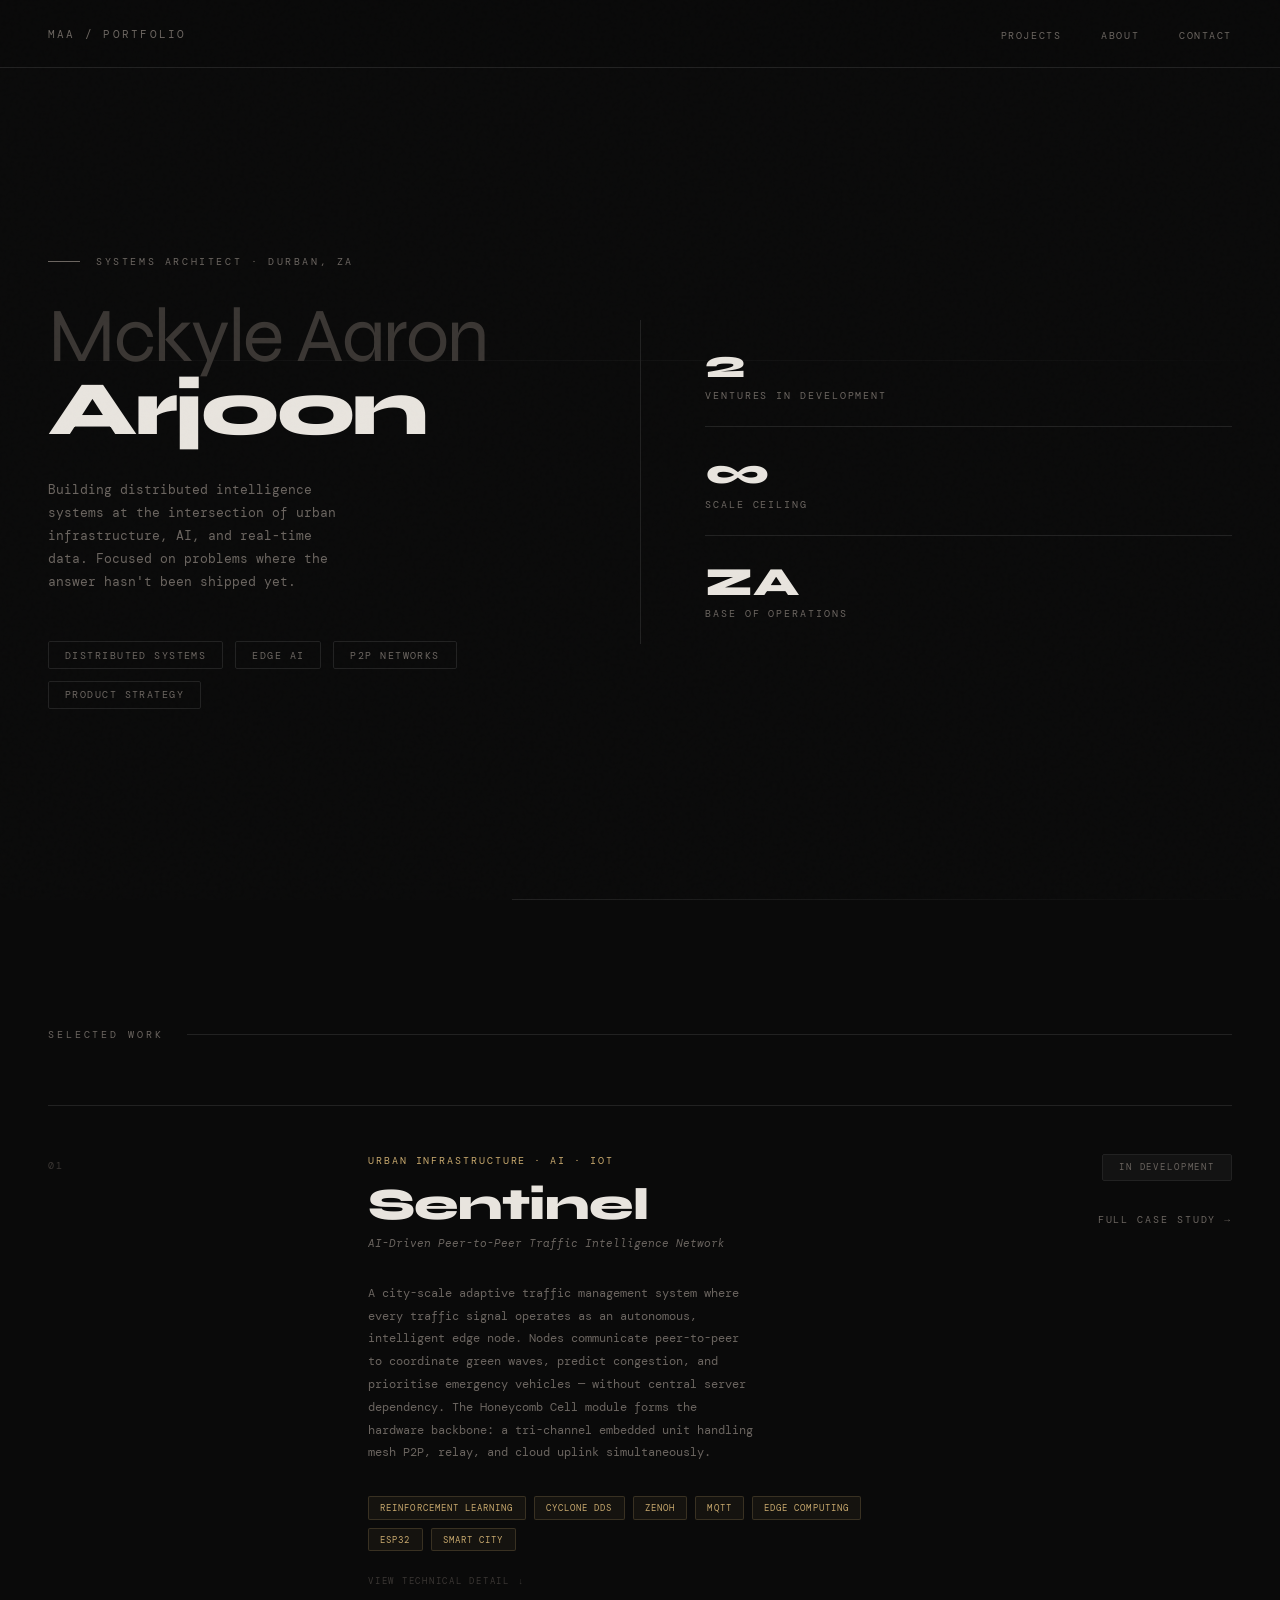
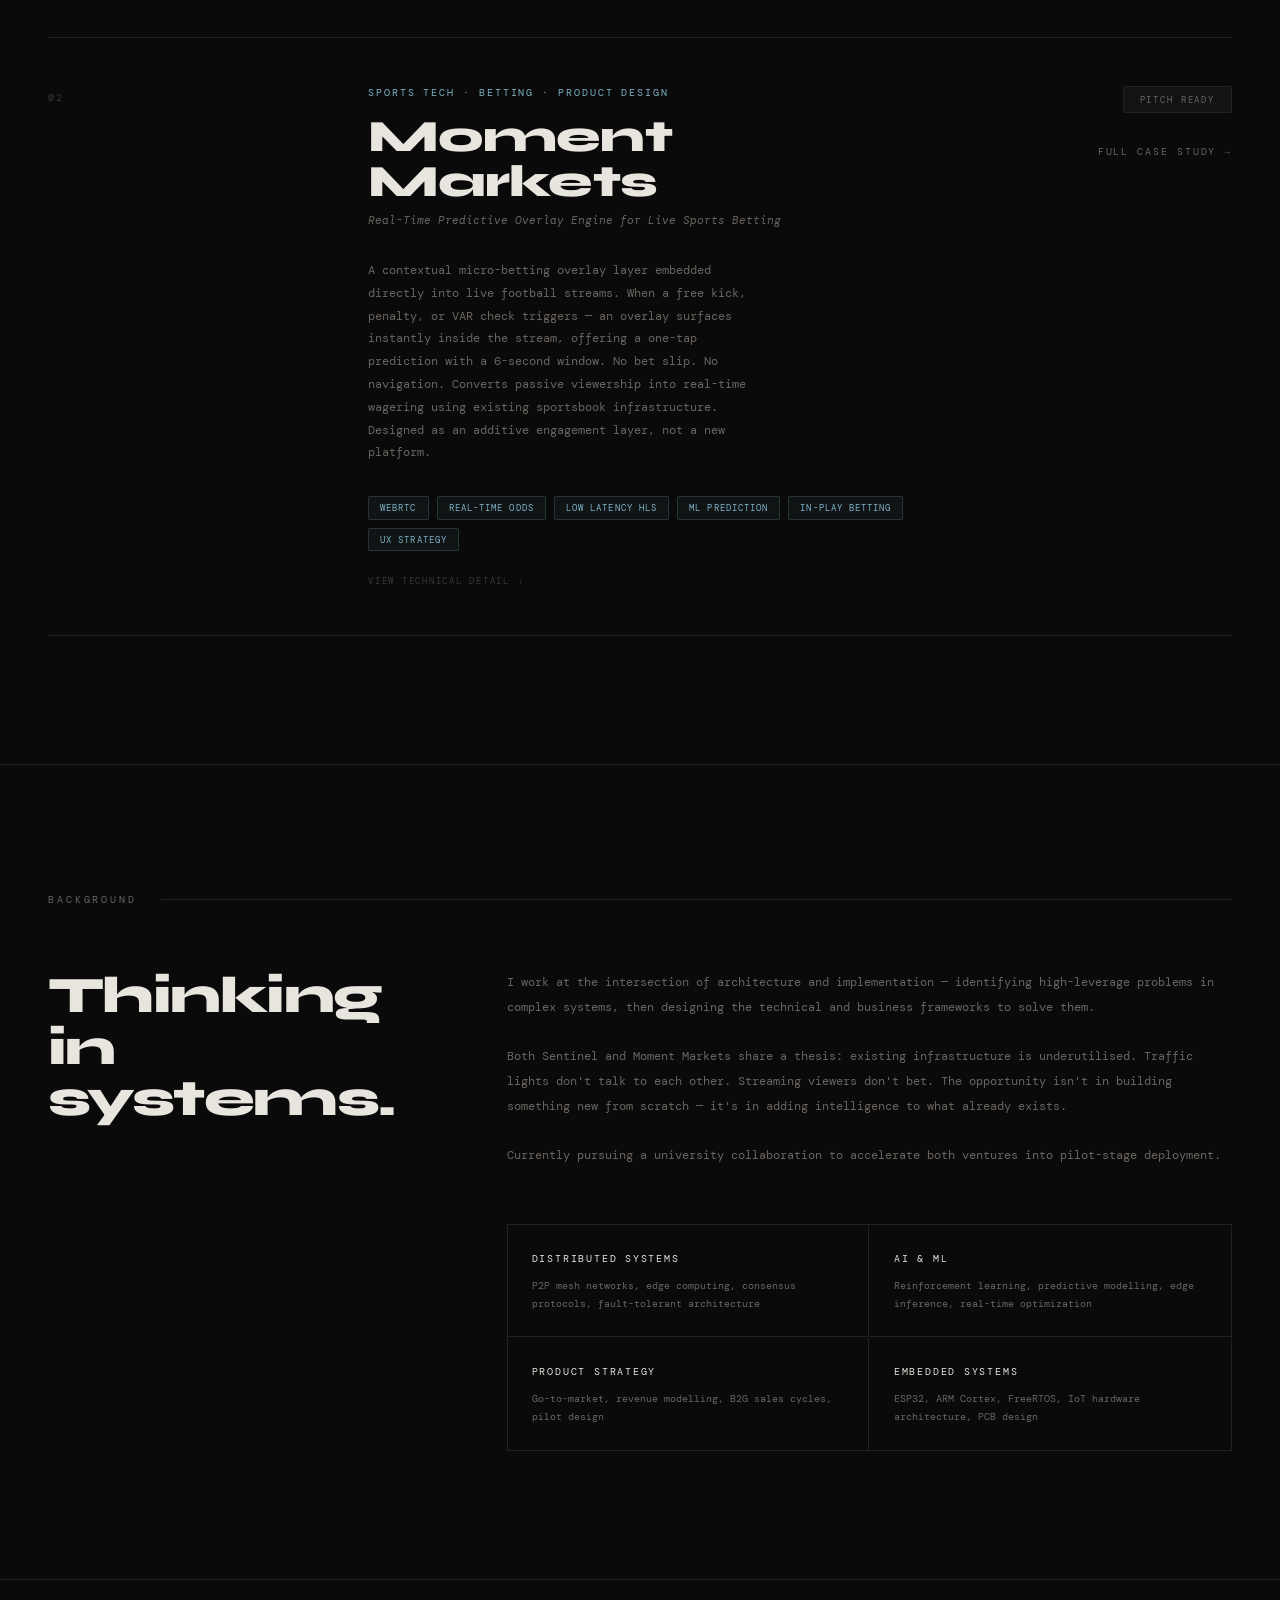
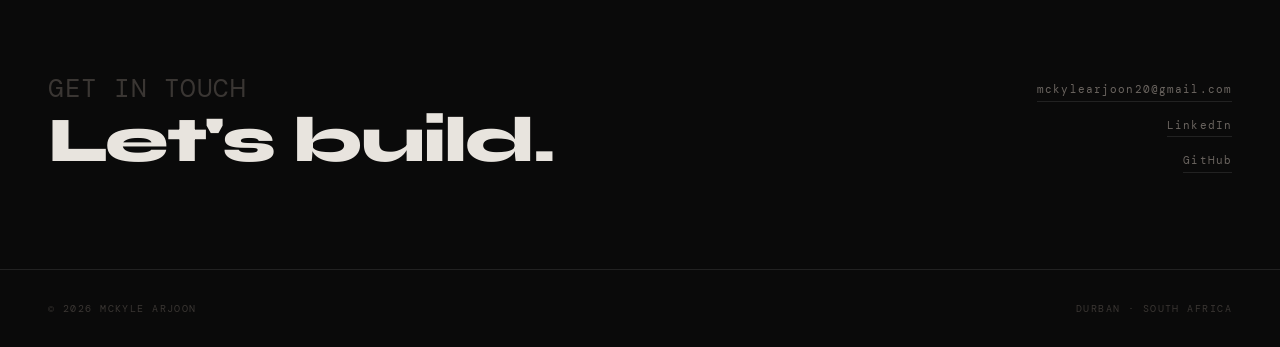
<file: index.html>
<!DOCTYPE html>
<html lang="en">
<head>
<meta charset="UTF-8">
<meta name="viewport" content="width=device-width, initial-scale=1.0">
<title>Mckyle Arjoon — Systems Architect</title>
<link rel="preconnect" href="https://fonts.googleapis.com">
<link href="https://fonts.googleapis.com/css2?family=Syne:wght@400;600;700;800&family=DM+Mono:wght@300;400;500&display=swap" rel="stylesheet">
<style>
  :root {
    --bg: #0a0a0a;
    --surface: #111111;
    --surface-2: #181818;
    --border: #222222;
    --border-hover: #333333;
    --text: #e8e4de;
    --text-muted: #6b6560;
    --text-dim: #3a3633;
    --accent-sentinel: #c8a96e;
    --accent-moment: #7fb3c8;
    --accent-glow-sentinel: rgba(200, 169, 110, 0.08);
    --accent-glow-moment: rgba(127, 179, 200, 0.08);
    --mono: 'DM Mono', monospace;
    --display: 'Syne', sans-serif;
  }

  *, *::before, *::after { box-sizing: border-box; margin: 0; padding: 0; }

  html { scroll-behavior: smooth; }

  body {
    background: var(--bg);
    color: var(--text);
    font-family: var(--display);
    min-height: 100vh;
    overflow-x: hidden;
  }

  /* Grain texture overlay */
  body::before {
    content: '';
    position: fixed;
    inset: 0;
    background-image: url("data:image/svg+xml,%3Csvg viewBox='0 0 256 256' xmlns='http://www.w3.org/2000/svg'%3E%3Cfilter id='noise'%3E%3CfeTurbulence type='fractalNoise' baseFrequency='0.9' numOctaves='4' stitchTiles='stitch'/%3E%3C/filter%3E%3Crect width='100%25' height='100%25' filter='url(%23noise)' opacity='0.04'/%3E%3C/svg%3E");
    pointer-events: none;
    z-index: 1000;
    opacity: 0.4;
  }

  /* ─── NAV ─── */
  nav {
    position: fixed;
    top: 0; left: 0; right: 0;
    z-index: 100;
    display: flex;
    justify-content: space-between;
    align-items: center;
    padding: 1.5rem 3rem;
    background: rgba(10,10,10,0.85);
    backdrop-filter: blur(12px);
    border-bottom: 1px solid var(--border);
  }

  .nav-mark {
    font-family: var(--mono);
    font-size: 0.7rem;
    color: var(--text-muted);
    letter-spacing: 0.2em;
    text-transform: uppercase;
  }

  .nav-links {
    display: flex;
    gap: 2.5rem;
    list-style: none;
  }

  .nav-links a {
    font-family: var(--mono);
    font-size: 0.65rem;
    color: var(--text-muted);
    text-decoration: none;
    letter-spacing: 0.15em;
    text-transform: uppercase;
    transition: color 0.2s;
  }

  .nav-links a:hover { color: var(--text); }

  /* ─── HERO ─── */
  .hero {
    min-height: 100vh;
    display: grid;
    grid-template-columns: 1fr 1fr;
    align-items: center;
    padding: 8rem 3rem 4rem;
    position: relative;
    overflow: hidden;
  }

  .hero::after {
    content: '';
    position: absolute;
    bottom: 0; right: 0;
    width: 60%;
    height: 1px;
    background: linear-gradient(to left, transparent, var(--border));
  }

  /* Horizontal rule lines decoration */
  .hero-lines {
    position: absolute;
    inset: 0;
    pointer-events: none;
    overflow: hidden;
  }

  .hero-lines::before {
    content: '';
    position: absolute;
    top: 40%;
    left: 0;
    right: 0;
    height: 1px;
    background: linear-gradient(to right, transparent 0%, var(--border) 20%, var(--border) 80%, transparent 100%);
    opacity: 0.3;
  }

  .hero-left {
    padding-right: 4rem;
  }

  .hero-label {
    font-family: var(--mono);
    font-size: 0.65rem;
    color: var(--text-muted);
    letter-spacing: 0.25em;
    text-transform: uppercase;
    margin-bottom: 2rem;
    display: flex;
    align-items: center;
    gap: 1rem;
  }

  .hero-label::before {
    content: '';
    width: 2rem;
    height: 1px;
    background: var(--text-muted);
  }

  .hero-name {
    font-size: clamp(3.5rem, 6vw, 6rem);
    font-weight: 800;
    line-height: 0.95;
    letter-spacing: -0.03em;
    color: var(--text);
    margin-bottom: 2rem;
  }

  .hero-name span {
    display: block;
    color: var(--text-dim);
    font-weight: 400;
  }

  .hero-bio {
    font-family: var(--mono);
    font-size: 0.8rem;
    line-height: 1.8;
    color: var(--text-muted);
    max-width: 38ch;
    margin-bottom: 3rem;
  }

  .hero-tags {
    display: flex;
    gap: 0.75rem;
    flex-wrap: wrap;
  }

  .tag {
    font-family: var(--mono);
    font-size: 0.6rem;
    letter-spacing: 0.15em;
    text-transform: uppercase;
    padding: 0.4rem 1rem;
    border: 1px solid var(--border);
    color: var(--text-muted);
    border-radius: 2px;
  }

  .hero-right {
    display: flex;
    flex-direction: column;
    gap: 2px;
    padding-left: 4rem;
    border-left: 1px solid var(--border);
  }

  .hero-stat {
    padding: 1.5rem 0;
    border-bottom: 1px solid var(--border);
  }

  .hero-stat:last-child { border-bottom: none; }

  .stat-num {
    font-size: 2.5rem;
    font-weight: 800;
    color: var(--text);
    line-height: 1;
    margin-bottom: 0.3rem;
  }

  .stat-label {
    font-family: var(--mono);
    font-size: 0.6rem;
    color: var(--text-muted);
    letter-spacing: 0.2em;
    text-transform: uppercase;
  }

  /* ─── SECTION HEADER ─── */
  .section-header {
    display: flex;
    align-items: center;
    gap: 1.5rem;
    margin-bottom: 4rem;
  }

  .section-label {
    font-family: var(--mono);
    font-size: 0.6rem;
    color: var(--text-muted);
    letter-spacing: 0.3em;
    text-transform: uppercase;
  }

  .section-rule {
    flex: 1;
    height: 1px;
    background: var(--border);
  }

  /* ─── PROJECTS ─── */
  #projects {
    padding: 8rem 3rem;
    position: relative;
  }

  .projects-grid {
    display: grid;
    gap: 2px;
  }

  /* ─── PROJECT CARD ─── */
  .project-card {
    display: grid;
    grid-template-columns: 1fr 2fr 1fr;
    align-items: start;
    padding: 3rem 0;
    border-top: 1px solid var(--border);
    gap: 3rem;
    text-decoration: none;
    transition: background 0.3s;
    position: relative;
    cursor: pointer;
  }

  .project-card::before {
    content: '';
    position: absolute;
    inset: 0;
    opacity: 0;
    transition: opacity 0.4s;
    pointer-events: none;
  }

  .project-card.sentinel::before { background: var(--accent-glow-sentinel); }
  .project-card.moment::before { background: var(--accent-glow-moment); }
  .project-card:hover::before { opacity: 1; }

  .project-card:last-child { border-bottom: 1px solid var(--border); }

  .project-index {
    font-family: var(--mono);
    font-size: 0.65rem;
    color: var(--text-dim);
    letter-spacing: 0.2em;
    padding-top: 0.3rem;
  }

  .project-main {}

  .project-category {
    font-family: var(--mono);
    font-size: 0.6rem;
    letter-spacing: 0.2em;
    text-transform: uppercase;
    margin-bottom: 1rem;
  }

  .project-card.sentinel .project-category { color: var(--accent-sentinel); }
  .project-card.moment .project-category { color: var(--accent-moment); }

  .project-title {
    font-size: clamp(2rem, 3.5vw, 3rem);
    font-weight: 800;
    color: var(--text);
    line-height: 1;
    letter-spacing: -0.02em;
    margin-bottom: 0.5rem;
  }

  .project-subtitle {
    font-family: var(--mono);
    font-size: 0.7rem;
    color: var(--text-muted);
    margin-bottom: 2rem;
    font-style: italic;
  }

  .project-description {
    font-family: var(--mono);
    font-size: 0.75rem;
    line-height: 1.9;
    color: var(--text-muted);
    max-width: 55ch;
  }

  .project-meta {
    display: flex;
    flex-direction: column;
    gap: 1.5rem;
    align-items: flex-end;
  }

  .project-status {
    font-family: var(--mono);
    font-size: 0.58rem;
    letter-spacing: 0.2em;
    text-transform: uppercase;
    padding: 0.4rem 1rem;
    border-radius: 2px;
  }

  .status-concept {
    background: rgba(255,255,255,0.04);
    color: var(--text-muted);
    border: 1px solid var(--border);
  }

  .project-link {
    font-family: var(--mono);
    font-size: 0.6rem;
    letter-spacing: 0.2em;
    text-transform: uppercase;
    color: var(--text-muted);
    display: flex;
    align-items: center;
    gap: 0.5rem;
    text-decoration: none;
    transition: color 0.2s;
    padding: 0.5rem 0;
    border-bottom: 1px solid transparent;
    transition: border-color 0.2s, color 0.2s;
  }

  .project-card.sentinel .project-link:hover { color: var(--accent-sentinel); border-color: var(--accent-sentinel); }
  .project-card.moment .project-link:hover { color: var(--accent-moment); border-color: var(--accent-moment); }

  .project-tags {
    display: flex;
    gap: 0.5rem;
    flex-wrap: wrap;
    margin-top: 2rem;
  }

  .project-tag {
    font-family: var(--mono);
    font-size: 0.55rem;
    letter-spacing: 0.12em;
    text-transform: uppercase;
    padding: 0.3rem 0.7rem;
    border-radius: 2px;
  }

  .project-card.sentinel .project-tag {
    background: rgba(200, 169, 110, 0.06);
    color: var(--accent-sentinel);
    border: 1px solid rgba(200, 169, 110, 0.2);
  }

  .project-card.moment .project-tag {
    background: rgba(127, 179, 200, 0.06);
    color: var(--accent-moment);
    border: 1px solid rgba(127, 179, 200, 0.2);
  }

  /* ─── EXPANDED DETAIL ─── */
  .project-expand {
    display: none;
    grid-column: 1 / -1;
    padding: 2rem 0 1rem;
    border-top: 1px solid var(--border);
    margin-top: 2rem;
  }

  .project-expand.open { display: block; }

  .expand-grid {
    display: grid;
    grid-template-columns: 1fr 1fr 1fr;
    gap: 3rem;
  }

  .expand-block {}

  .expand-label {
    font-family: var(--mono);
    font-size: 0.58rem;
    color: var(--text-dim);
    letter-spacing: 0.25em;
    text-transform: uppercase;
    margin-bottom: 1rem;
  }

  .expand-text {
    font-family: var(--mono);
    font-size: 0.7rem;
    line-height: 1.8;
    color: var(--text-muted);
  }

  .expand-list {
    list-style: none;
    display: flex;
    flex-direction: column;
    gap: 0.5rem;
  }

  .expand-list li {
    font-family: var(--mono);
    font-size: 0.68rem;
    color: var(--text-muted);
    padding-left: 1rem;
    position: relative;
    line-height: 1.6;
  }

  .expand-list li::before {
    content: '—';
    position: absolute;
    left: 0;
    color: var(--text-dim);
  }

  /* ─── ABOUT ─── */
  #about {
    padding: 8rem 3rem;
    border-top: 1px solid var(--border);
  }

  .about-grid {
    display: grid;
    grid-template-columns: 1fr 2fr;
    gap: 6rem;
    align-items: start;
  }

  .about-heading {
    font-size: clamp(2.5rem, 4vw, 4rem);
    font-weight: 800;
    line-height: 1;
    letter-spacing: -0.03em;
    color: var(--text);
  }

  .about-body {
    font-family: var(--mono);
    font-size: 0.78rem;
    line-height: 2;
    color: var(--text-muted);
    display: flex;
    flex-direction: column;
    gap: 1.5rem;
  }

  .about-disciplines {
    display: grid;
    grid-template-columns: 1fr 1fr;
    gap: 1px;
    margin-top: 2rem;
    border: 1px solid var(--border);
  }

  .discipline {
    padding: 1.5rem;
    border-right: 1px solid var(--border);
    border-bottom: 1px solid var(--border);
  }

  .discipline:nth-child(2n) { border-right: none; }
  .discipline:nth-last-child(-n+2) { border-bottom: none; }

  .discipline-name {
    font-family: var(--mono);
    font-size: 0.62rem;
    letter-spacing: 0.18em;
    text-transform: uppercase;
    color: var(--text);
    margin-bottom: 0.5rem;
  }

  .discipline-desc {
    font-family: var(--mono);
    font-size: 0.65rem;
    color: var(--text-muted);
    line-height: 1.7;
  }

  /* ─── CONTACT ─── */
  #contact {
    padding: 6rem 3rem;
    border-top: 1px solid var(--border);
  }

  .contact-inner {
    display: flex;
    justify-content: space-between;
    align-items: flex-end;
  }

  .contact-heading {
    font-size: clamp(3rem, 5vw, 5rem);
    font-weight: 800;
    letter-spacing: -0.03em;
    color: var(--text);
    line-height: 1;
  }

  .contact-heading span {
    display: block;
    color: var(--text-dim);
    font-weight: 400;
    font-size: 0.4em;
    letter-spacing: 0.02em;
    margin-bottom: 0.5rem;
    font-family: var(--mono);
    text-transform: uppercase;
  }

  .contact-links {
    display: flex;
    flex-direction: column;
    gap: 1rem;
    align-items: flex-end;
  }

  .contact-link {
    font-family: var(--mono);
    font-size: 0.7rem;
    color: var(--text-muted);
    text-decoration: none;
    letter-spacing: 0.1em;
    border-bottom: 1px solid var(--border);
    padding-bottom: 0.3rem;
    transition: color 0.2s, border-color 0.2s;
  }

  .contact-link:hover {
    color: var(--text);
    border-color: var(--text);
  }

  /* ─── FOOTER ─── */
  footer {
    padding: 2rem 3rem;
    border-top: 1px solid var(--border);
    display: flex;
    justify-content: space-between;
    align-items: center;
  }

  .footer-left, .footer-right {
    font-family: var(--mono);
    font-size: 0.6rem;
    color: var(--text-dim);
    letter-spacing: 0.15em;
    text-transform: uppercase;
  }

  /* ─── ANIMATIONS ─── */
  @keyframes fadeUp {
    from { opacity: 0; transform: translateY(20px); }
    to { opacity: 1; transform: translateY(0); }
  }

  .hero-label { animation: fadeUp 0.6s ease 0.1s both; }
  .hero-name { animation: fadeUp 0.6s ease 0.2s both; }
  .hero-bio { animation: fadeUp 0.6s ease 0.3s both; }
  .hero-tags { animation: fadeUp 0.6s ease 0.4s both; }
  .hero-right { animation: fadeUp 0.6s ease 0.5s both; }

  /* ─── SCROLL REVEAL ─── */
  .reveal {
    opacity: 0;
    transform: translateY(16px);
    transition: opacity 0.6s ease, transform 0.6s ease;
  }

  .reveal.visible {
    opacity: 1;
    transform: none;
  }

  /* ─── MOBILE ─── */
  @media (max-width: 900px) {
    nav { padding: 1.25rem 1.5rem; }
    .nav-links { gap: 1.5rem; }
    .hero { grid-template-columns: 1fr; padding: 7rem 1.5rem 4rem; }
    .hero-left { padding-right: 0; margin-bottom: 3rem; }
    .hero-right { padding-left: 0; border-left: none; border-top: 1px solid var(--border); padding-top: 2rem; display: grid; grid-template-columns: repeat(3, 1fr); }
    .hero-stat { border-bottom: none; padding: 1rem 0; }
    .project-card { grid-template-columns: 1fr; padding: 2rem 0; gap: 1.5rem; }
    .project-meta { align-items: flex-start; flex-direction: row; }
    .expand-grid { grid-template-columns: 1fr; gap: 2rem; }
    #projects, #about, #contact { padding: 4rem 1.5rem; }
    .about-grid { grid-template-columns: 1fr; gap: 2rem; }
    .contact-inner { flex-direction: column; gap: 3rem; align-items: flex-start; }
    .contact-links { align-items: flex-start; }
    footer { padding: 1.5rem; flex-direction: column; gap: 0.5rem; text-align: center; }
    .about-disciplines { grid-template-columns: 1fr; }
    .discipline:nth-child(2n) { border-right: none; }
  }

  /* Click indicator */
  .click-hint {
    font-family: var(--mono);
    font-size: 0.55rem;
    color: var(--text-dim);
    letter-spacing: 0.2em;
    text-transform: uppercase;
    margin-top: 1.5rem;
    display: flex;
    align-items: center;
    gap: 0.5rem;
    transition: color 0.2s;
  }

  .click-hint-arrow {
    transition: transform 0.3s;
    display: inline-block;
  }

  .project-card:hover .click-hint { color: var(--text-muted); }
  .project-expand.open + .click-hint .click-hint-arrow { transform: rotate(180deg); }
</style>
</head>
<body>

<!-- NAV -->
<nav>
  <span class="nav-mark">MAA / Portfolio</span>
  <ul class="nav-links">
    <li><a href="#projects">Projects</a></li>
    <li><a href="#about">About</a></li>
    <li><a href="#contact">Contact</a></li>
  </ul>
</nav>

<!-- HERO -->
<section class="hero">
  <div class="hero-lines"></div>

  <div class="hero-left">
    <div class="hero-label">Systems Architect · Durban, ZA</div>
    <h1 class="hero-name">
      <span>Mckyle Aaron</span>
      Arjoon
    </h1>
    <p class="hero-bio">
      Building distributed intelligence systems at the intersection of urban infrastructure, AI, and real-time data. Focused on problems where the answer hasn't been shipped yet.
    </p>
    <div class="hero-tags">
      <span class="tag">Distributed Systems</span>
      <span class="tag">Edge AI</span>
      <span class="tag">P2P Networks</span>
      <span class="tag">Product Strategy</span>
    </div>
  </div>

  <div class="hero-right">
    <div class="hero-stat">
      <div class="stat-num">2</div>
      <div class="stat-label">Ventures in Development</div>
    </div>
    <div class="hero-stat">
      <div class="stat-num">∞</div>
      <div class="stat-label">Scale Ceiling</div>
    </div>
    <div class="hero-stat">
      <div class="stat-num">ZA</div>
      <div class="stat-label">Base of Operations</div>
    </div>
  </div>
</section>

<!-- PROJECTS -->
<section id="projects">
  <div class="section-header reveal">
    <span class="section-label">Selected Work</span>
    <div class="section-rule"></div>
  </div>

  <div class="projects-grid">

    <!-- SENTINEL -->
    <div class="project-card sentinel reveal" onclick="toggleExpand('sentinel-expand', this)">
      <div class="project-index">01</div>

      <div class="project-main">
        <div class="project-category">Urban Infrastructure · AI · IoT</div>
        <h2 class="project-title">Sentinel</h2>
        <p class="project-subtitle">AI-Driven Peer-to-Peer Traffic Intelligence Network</p>
        <p class="project-description">
          A city-scale adaptive traffic management system where every traffic signal operates as an autonomous, intelligent edge node. Nodes communicate peer-to-peer to coordinate green waves, predict congestion, and prioritise emergency vehicles — without central server dependency. The Honeycomb Cell module forms the hardware backbone: a tri-channel embedded unit handling mesh P2P, relay, and cloud uplink simultaneously.
        </p>
        <div class="project-tags">
          <span class="project-tag">Reinforcement Learning</span>
          <span class="project-tag">Cyclone DDS</span>
          <span class="project-tag">Zenoh</span>
          <span class="project-tag">MQTT</span>
          <span class="project-tag">Edge Computing</span>
          <span class="project-tag">ESP32</span>
          <span class="project-tag">Smart City</span>
        </div>

        <div class="project-expand" id="sentinel-expand">
          <div class="expand-grid">
            <div class="expand-block">
              <div class="expand-label">Core Architecture</div>
              <ul class="expand-list">
                <li>Each traffic light = autonomous edge node running local AI, sensor processing, and P2P communication</li>
                <li>Three-channel Honeycomb Cell module: mesh P2P, relay/duplication, and server uplink — all simultaneous</li>
                <li>Cyclone DDS for real-time inter-node coordination; MQTT for cloud telemetry; Zenoh as the bridging data fabric</li>
                <li>Cloud layer is observer-only — no real-time commands. Intelligence lives at the edge</li>
              </ul>
            </div>
            <div class="expand-block">
              <div class="expand-label">Intelligence Layer</div>
              <ul class="expand-list">
                <li>Fatigue Index: live sprint counts, distance, recovery windows per player/vehicle</li>
                <li>Momentum Index: possession %, territory, shot conversion tracking</li>
                <li>Seasonal adaptation: holiday surges, school-term patterns, event-based load prediction</li>
                <li>Emergency preemption: signed tokens clear corridor node-by-node without central coordination</li>
              </ul>
            </div>
            <div class="expand-block">
              <div class="expand-label">Business Model</div>
              <ul class="expand-list">
                <li>Municipal SaaS — R25–70K per intersection/year; hardware retrofit R2.2–4K per node</li>
                <li>Projected savings: R40–90M per metro/year vs current maintenance + congestion costs</li>
                <li>B2B data: anonymised traffic analytics sold to logistics, insurers, retail footfall</li>
                <li>Driver app: free tier (heatmaps, fault alerts) + premium (green-wave routing, AI ETAs)</li>
              </ul>
            </div>
          </div>
        </div>

        <div class="click-hint">
          <span>View Technical Detail</span>
          <span class="click-hint-arrow">↓</span>
        </div>
      </div>

      <div class="project-meta">
        <span class="project-status status-concept">In Development</span>
        <a href="sentinel.html" class="project-link" onclick="event.stopPropagation()">
          Full Case Study →
        </a>
      </div>
    </div>

    <!-- MOMENT MARKETS -->
    <div class="project-card moment reveal" onclick="toggleExpand('moment-expand', this)">
      <div class="project-index">02</div>

      <div class="project-main">
        <div class="project-category">Sports Tech · Betting · Product Design</div>
        <h2 class="project-title">Moment Markets</h2>
        <p class="project-subtitle">Real-Time Predictive Overlay Engine for Live Sports Betting</p>
        <p class="project-description">
          A contextual micro-betting overlay layer embedded directly into live football streams. When a free kick, penalty, or VAR check triggers — an overlay surfaces instantly inside the stream, offering a one-tap prediction with a 6-second window. No bet slip. No navigation. Converts passive viewership into real-time wagering using existing sportsbook infrastructure. Designed as an additive engagement layer, not a new platform.
        </p>
        <div class="project-tags">
          <span class="project-tag">WebRTC</span>
          <span class="project-tag">Real-Time Odds</span>
          <span class="project-tag">Low Latency HLS</span>
          <span class="project-tag">ML Prediction</span>
          <span class="project-tag">In-Play Betting</span>
          <span class="project-tag">UX Strategy</span>
        </div>

        <div class="project-expand" id="moment-expand">
          <div class="expand-grid">
            <div class="expand-block">
              <div class="expand-label">Prediction Engine</div>
              <ul class="expand-list">
                <li>Fatigue Index — minutes played, sprint frequency, distance, recovery windows</li>
                <li>Pressure Index — scoreline tension, match importance, home/away differential, crowd data</li>
                <li>Environmental factors — wind speed/direction, pitch wetness, temperature</li>
                <li>Goalkeeper bias metrics — historical dive direction, reaction time, positioning drift</li>
              </ul>
            </div>
            <div class="expand-block">
              <div class="expand-label">Technical Stack</div>
              <ul class="expand-list">
                <li>Event detection via official live data feeds (Opta, Sportradar, Genius Sports)</li>
                <li>Overlay delivered via WebRTC / LL-HLS with ≤2–3s latency requirement</li>
                <li>Client-side JS SDK injection — no stream re-encode required</li>
                <li>Timestamp-aligned lockout windows prevent arbitrage exploitation</li>
              </ul>
            </div>
            <div class="expand-block">
              <div class="expand-label">Monetisation Thesis</div>
              <ul class="expand-list">
                <li>Targets under-monetised passive viewers — no new user acquisition cost</li>
                <li>200K viewers × 30% interaction × 5 bets × R10 = R3M incremental turnover per match</li>
                <li>Pilot-first strategy: 3-month free-credit mode for engagement validation</li>
                <li>Long-term: personalised overlays, sponsored micro-markets, AI smart predictions</li>
              </ul>
            </div>
          </div>
        </div>

        <div class="click-hint">
          <span>View Technical Detail</span>
          <span class="click-hint-arrow">↓</span>
        </div>
      </div>

      <div class="project-meta">
        <span class="project-status status-concept">Pitch Ready</span>
        <a href="moment-markets.html" class="project-link" onclick="event.stopPropagation()">
          Full Case Study →
        </a>
      </div>
    </div>

  </div>
</section>

<!-- ABOUT -->
<section id="about">
  <div class="section-header reveal">
    <span class="section-label">Background</span>
    <div class="section-rule"></div>
  </div>

  <div class="about-grid reveal">
    <div>
      <h2 class="about-heading">Thinking in systems.</h2>
    </div>
    <div class="about-body">
      <p>
        I work at the intersection of architecture and implementation — identifying high-leverage problems in complex systems, then designing the technical and business frameworks to solve them.
      </p>
      <p>
        Both Sentinel and Moment Markets share a thesis: existing infrastructure is underutilised. Traffic lights don't talk to each other. Streaming viewers don't bet. The opportunity isn't in building something new from scratch — it's in adding intelligence to what already exists.
      </p>
      <p>
        Currently pursuing a university collaboration to accelerate both ventures into pilot-stage deployment.
      </p>

      <div class="about-disciplines">
        <div class="discipline">
          <div class="discipline-name">Distributed Systems</div>
          <div class="discipline-desc">P2P mesh networks, edge computing, consensus protocols, fault-tolerant architecture</div>
        </div>
        <div class="discipline">
          <div class="discipline-name">AI & ML</div>
          <div class="discipline-desc">Reinforcement learning, predictive modelling, edge inference, real-time optimization</div>
        </div>
        <div class="discipline">
          <div class="discipline-name">Product Strategy</div>
          <div class="discipline-desc">Go-to-market, revenue modelling, B2G sales cycles, pilot design</div>
        </div>
        <div class="discipline">
          <div class="discipline-name">Embedded Systems</div>
          <div class="discipline-desc">ESP32, ARM Cortex, FreeRTOS, IoT hardware architecture, PCB design</div>
        </div>
      </div>
    </div>
  </div>
</section>

<!-- CONTACT -->
<section id="contact">
  <div class="contact-inner reveal">
    <h2 class="contact-heading">
      <span>Get in touch</span>
      Let's build.
    </h2>
    <div class="contact-links">
      <a href="mailto:mckylearjoon20@gmail.com" class="contact-link">mckylearjoon20@gmail.com</a>
      <a href="https://linkedin.com/in/mckyle-aaron-arjoon" class="contact-link" target="_blank">LinkedIn</a>
      <a href="https://github.com/mckyle-arjoon" class="contact-link" target="_blank">GitHub</a>
    </div>
  </div>
</section>

<!-- FOOTER -->
<footer>
  <span class="footer-left">© 2026 Mckyle Arjoon</span>
  <span class="footer-right">Durban · South Africa</span>
</footer>

<script>
  // Scroll reveal
  const reveals = document.querySelectorAll('.reveal');
  const observer = new IntersectionObserver((entries) => {
    entries.forEach((entry, i) => {
      if (entry.isIntersecting) {
        setTimeout(() => entry.target.classList.add('visible'), i * 80);
        observer.unobserve(entry.target);
      }
    });
  }, { threshold: 0.08 });
  reveals.forEach(el => observer.observe(el));

  // Expand/collapse
  function toggleExpand(id, card) {
    const expand = document.getElementById(id);
    const hint = card.querySelector('.click-hint');
    const arrow = card.querySelector('.click-hint-arrow');
    const isOpen = expand.classList.contains('open');

    // Close all
    document.querySelectorAll('.project-expand').forEach(e => e.classList.remove('open'));
    document.querySelectorAll('.click-hint-arrow').forEach(a => a.style.transform = '');
    document.querySelectorAll('.click-hint').forEach(h => h.querySelector('span:first-child').textContent = 'View Technical Detail');

    if (!isOpen) {
      expand.classList.add('open');
      arrow.style.transform = 'rotate(180deg)';
      hint.querySelector('span:first-child').textContent = 'Collapse';
    }
  }
</script>
</body>
</html>
</file>
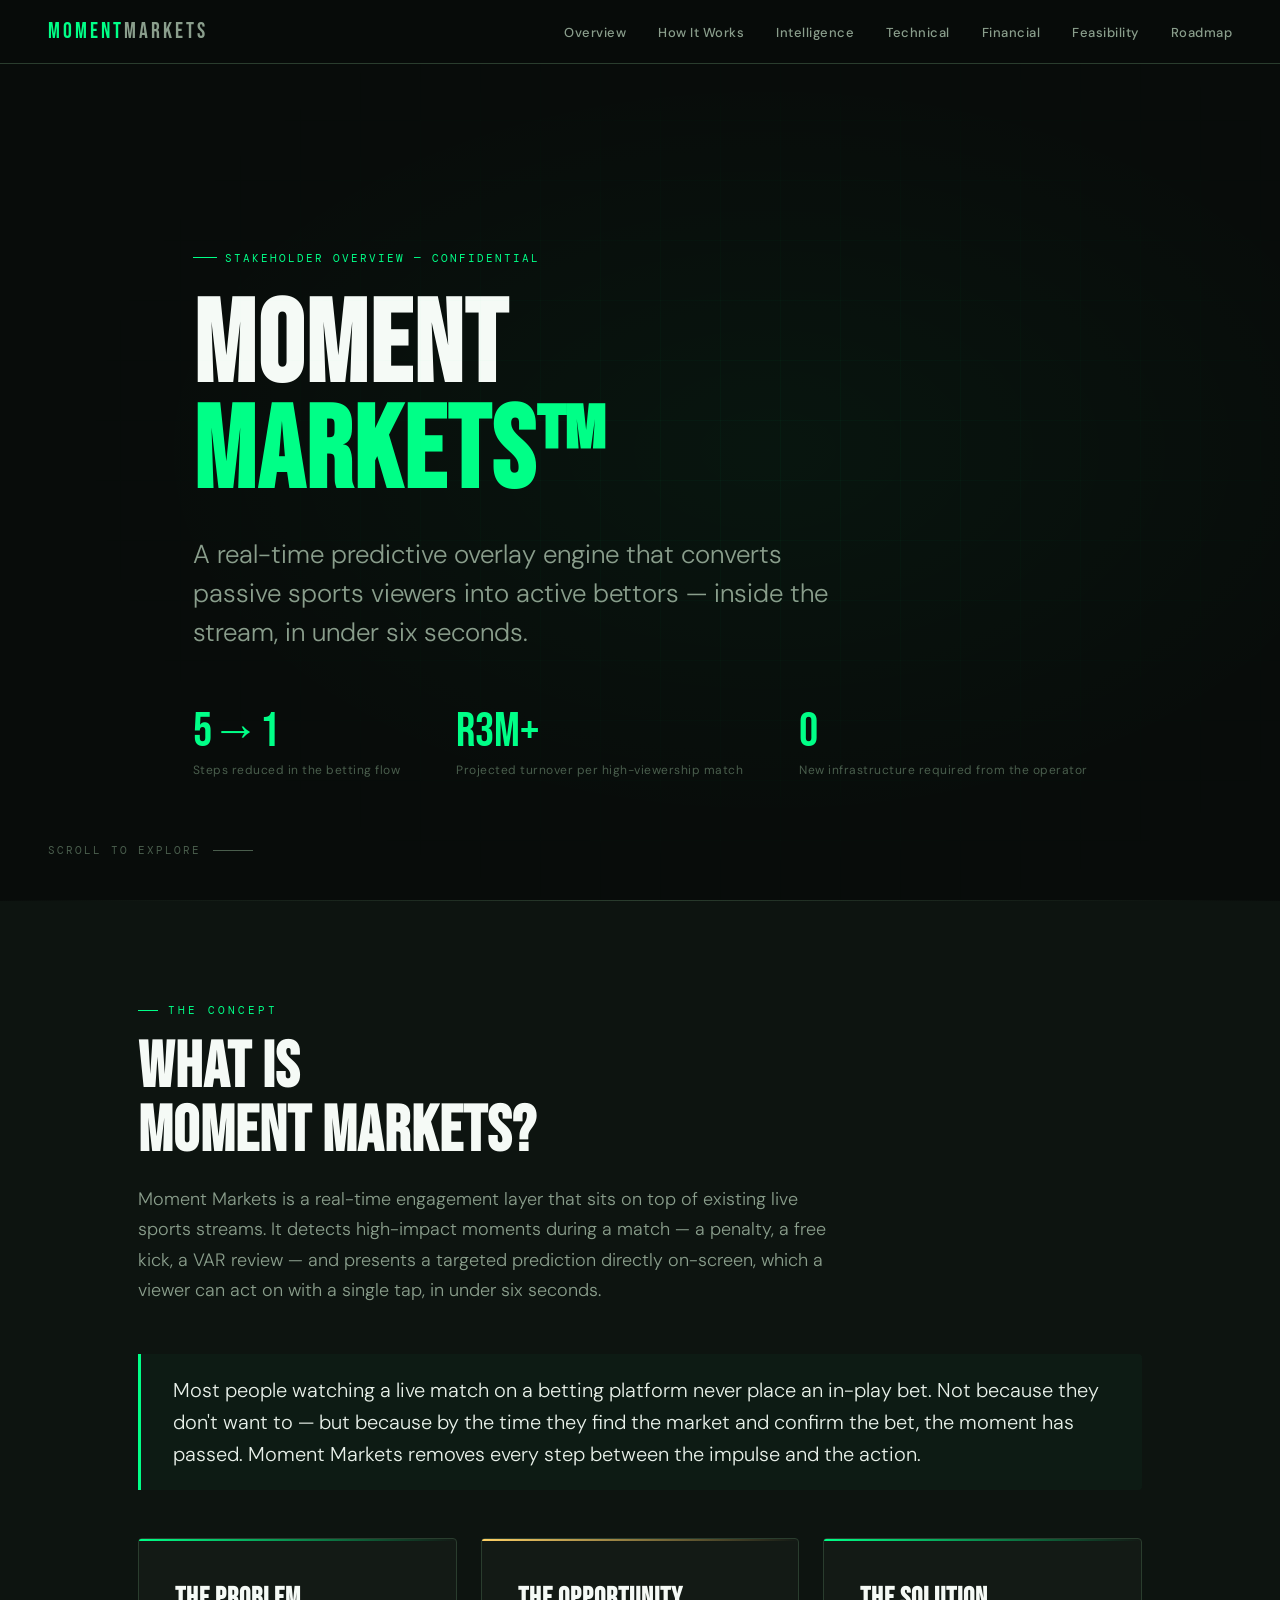
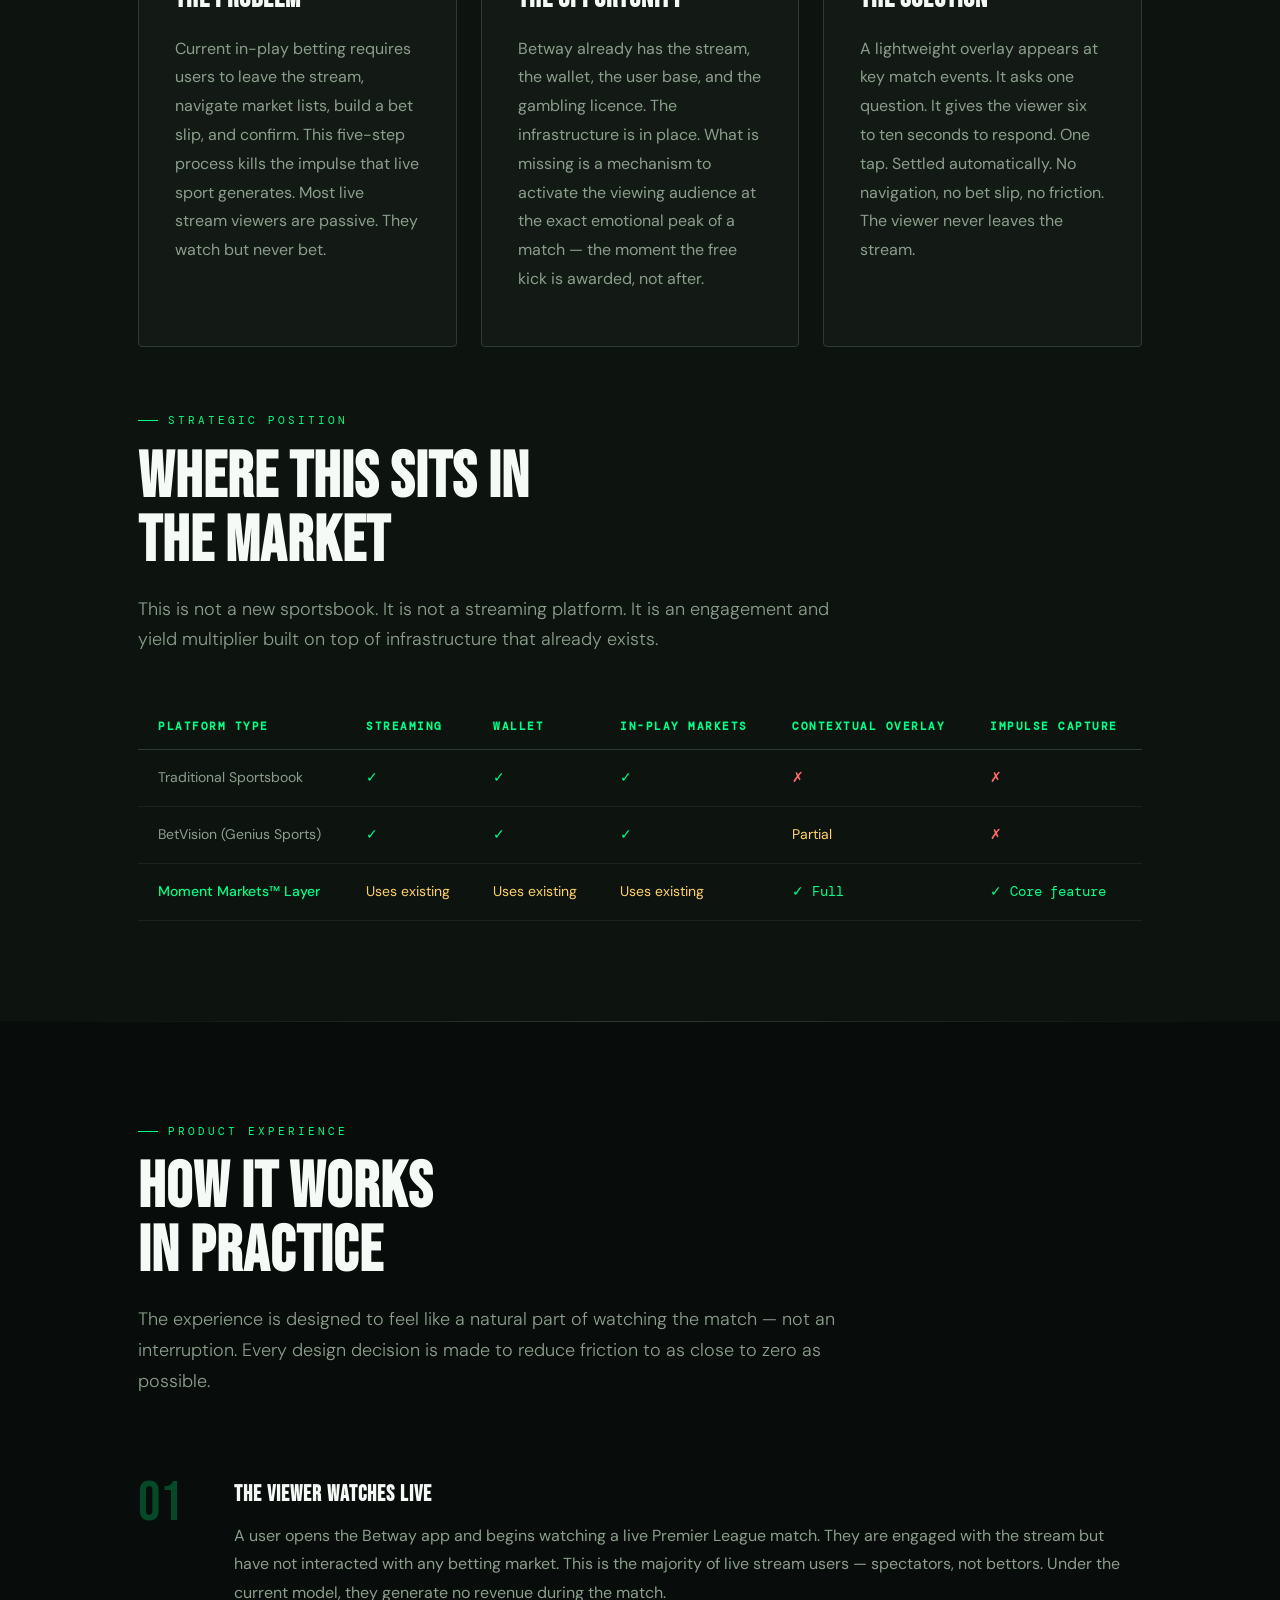
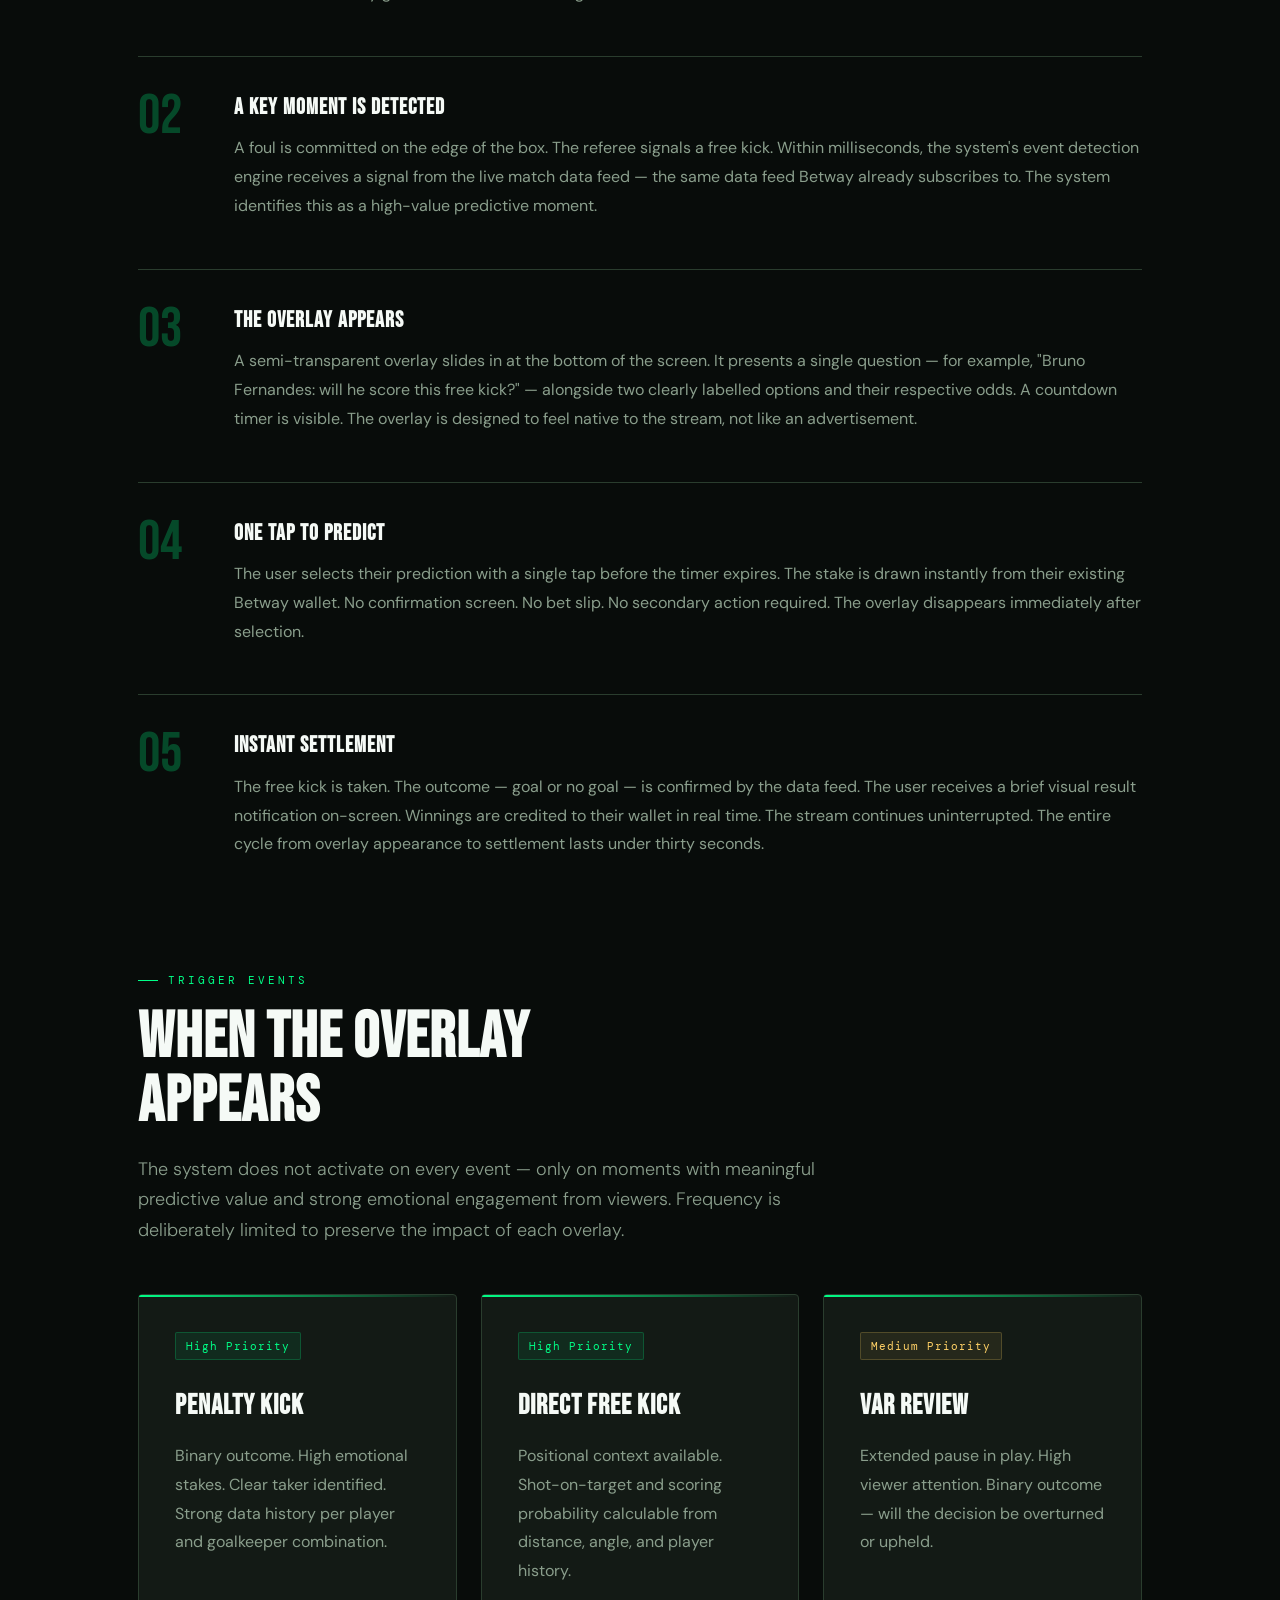
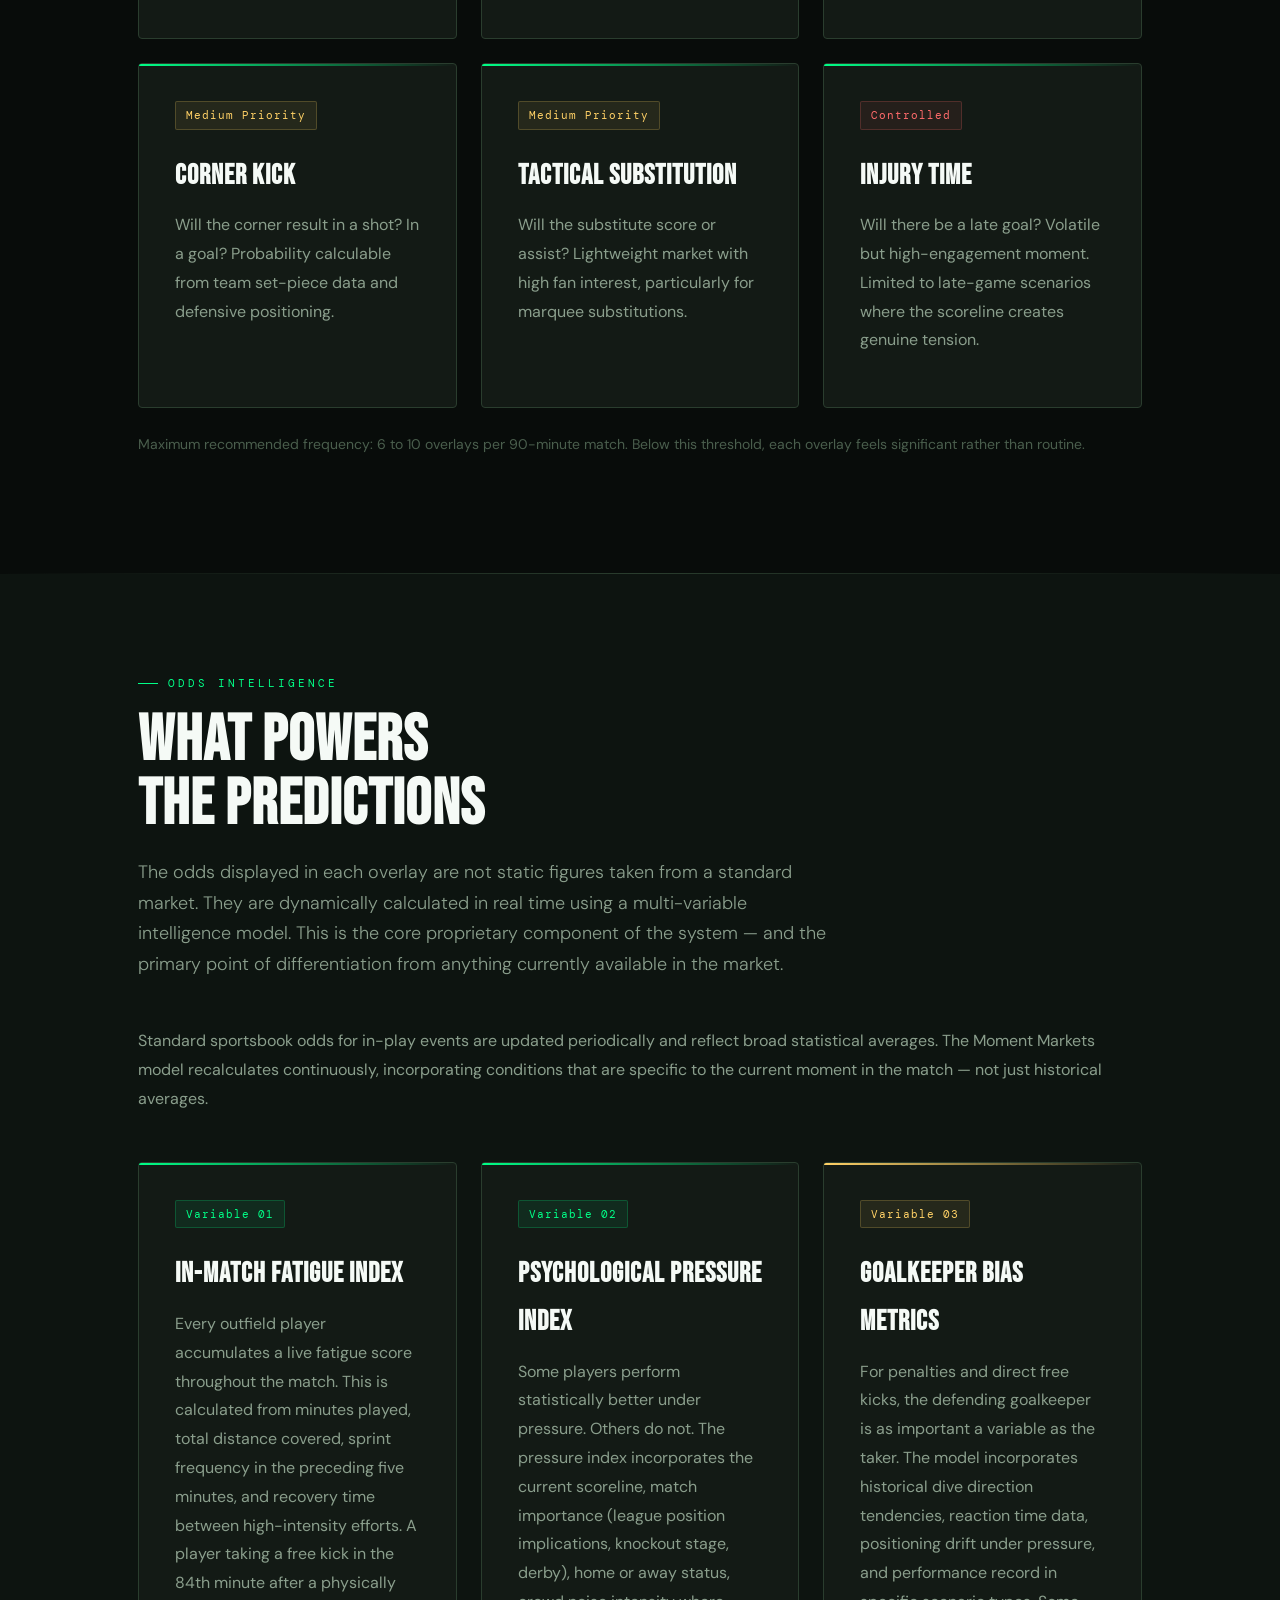
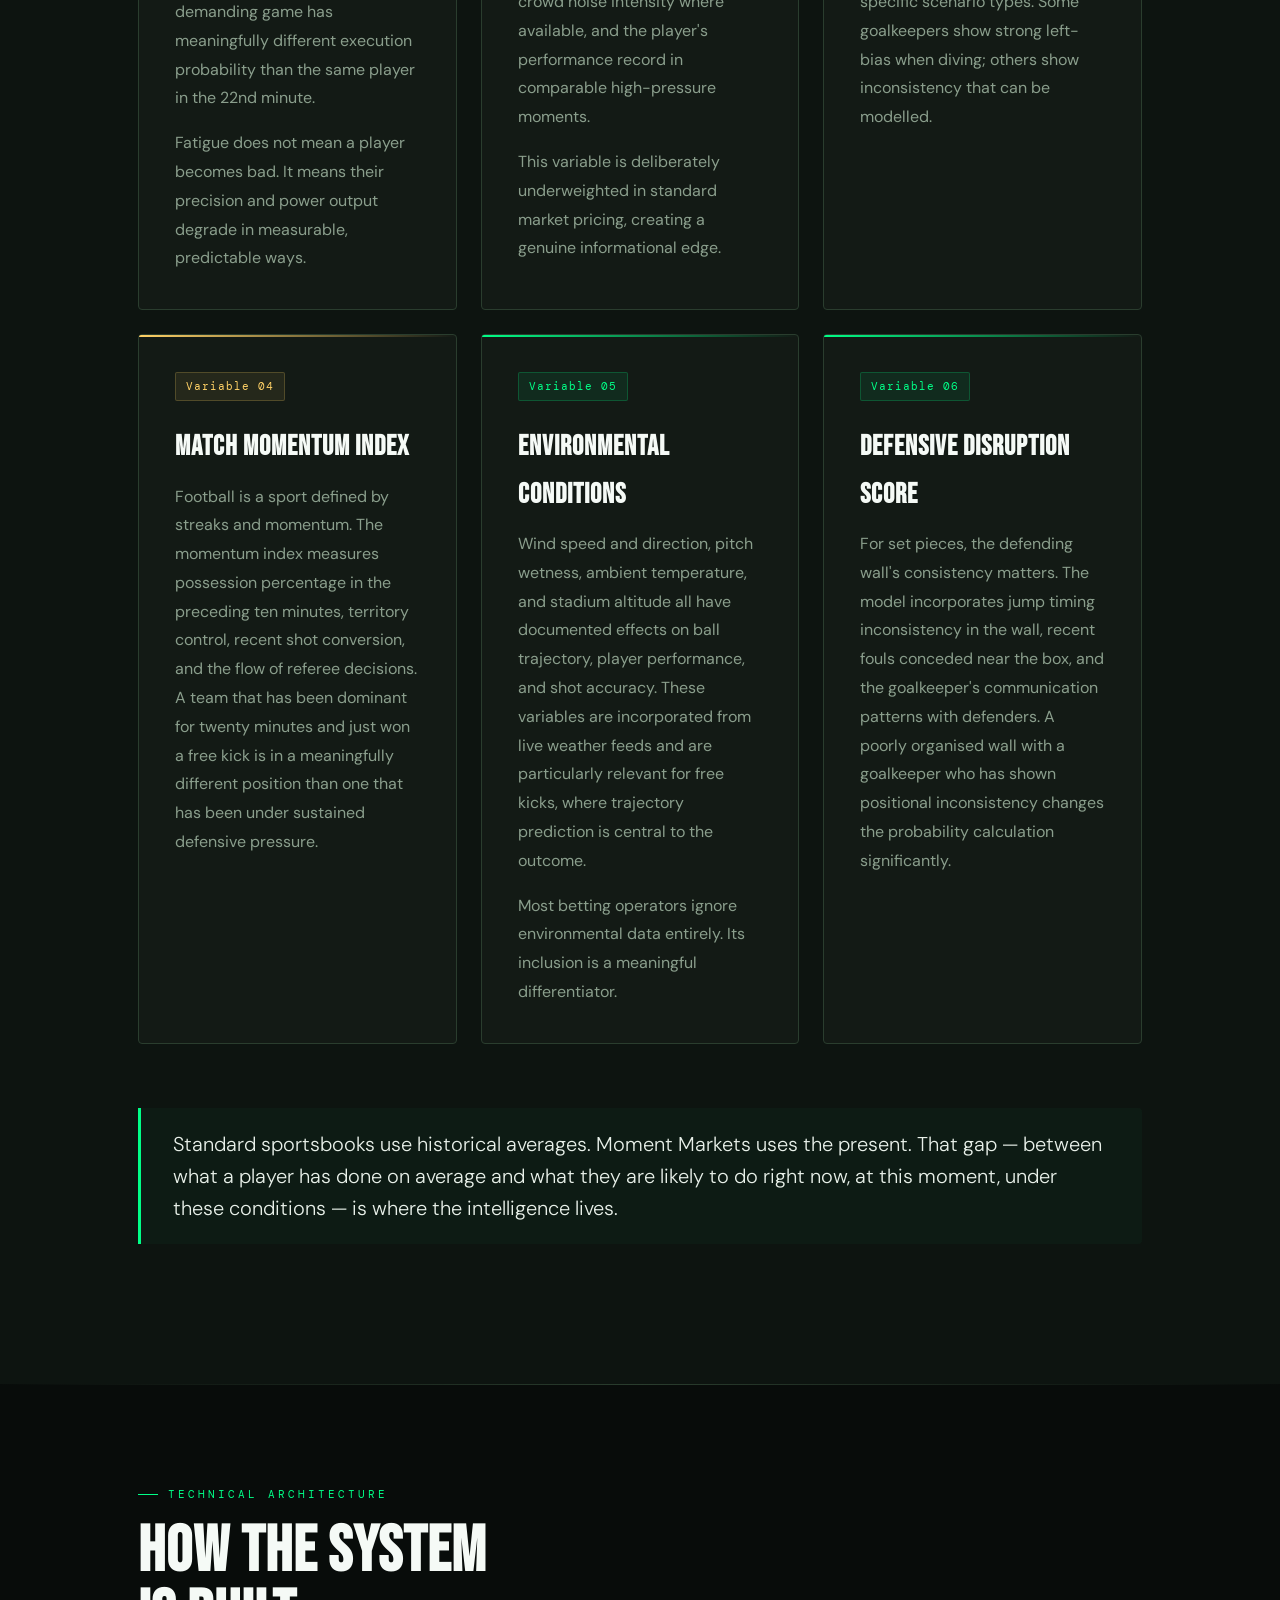
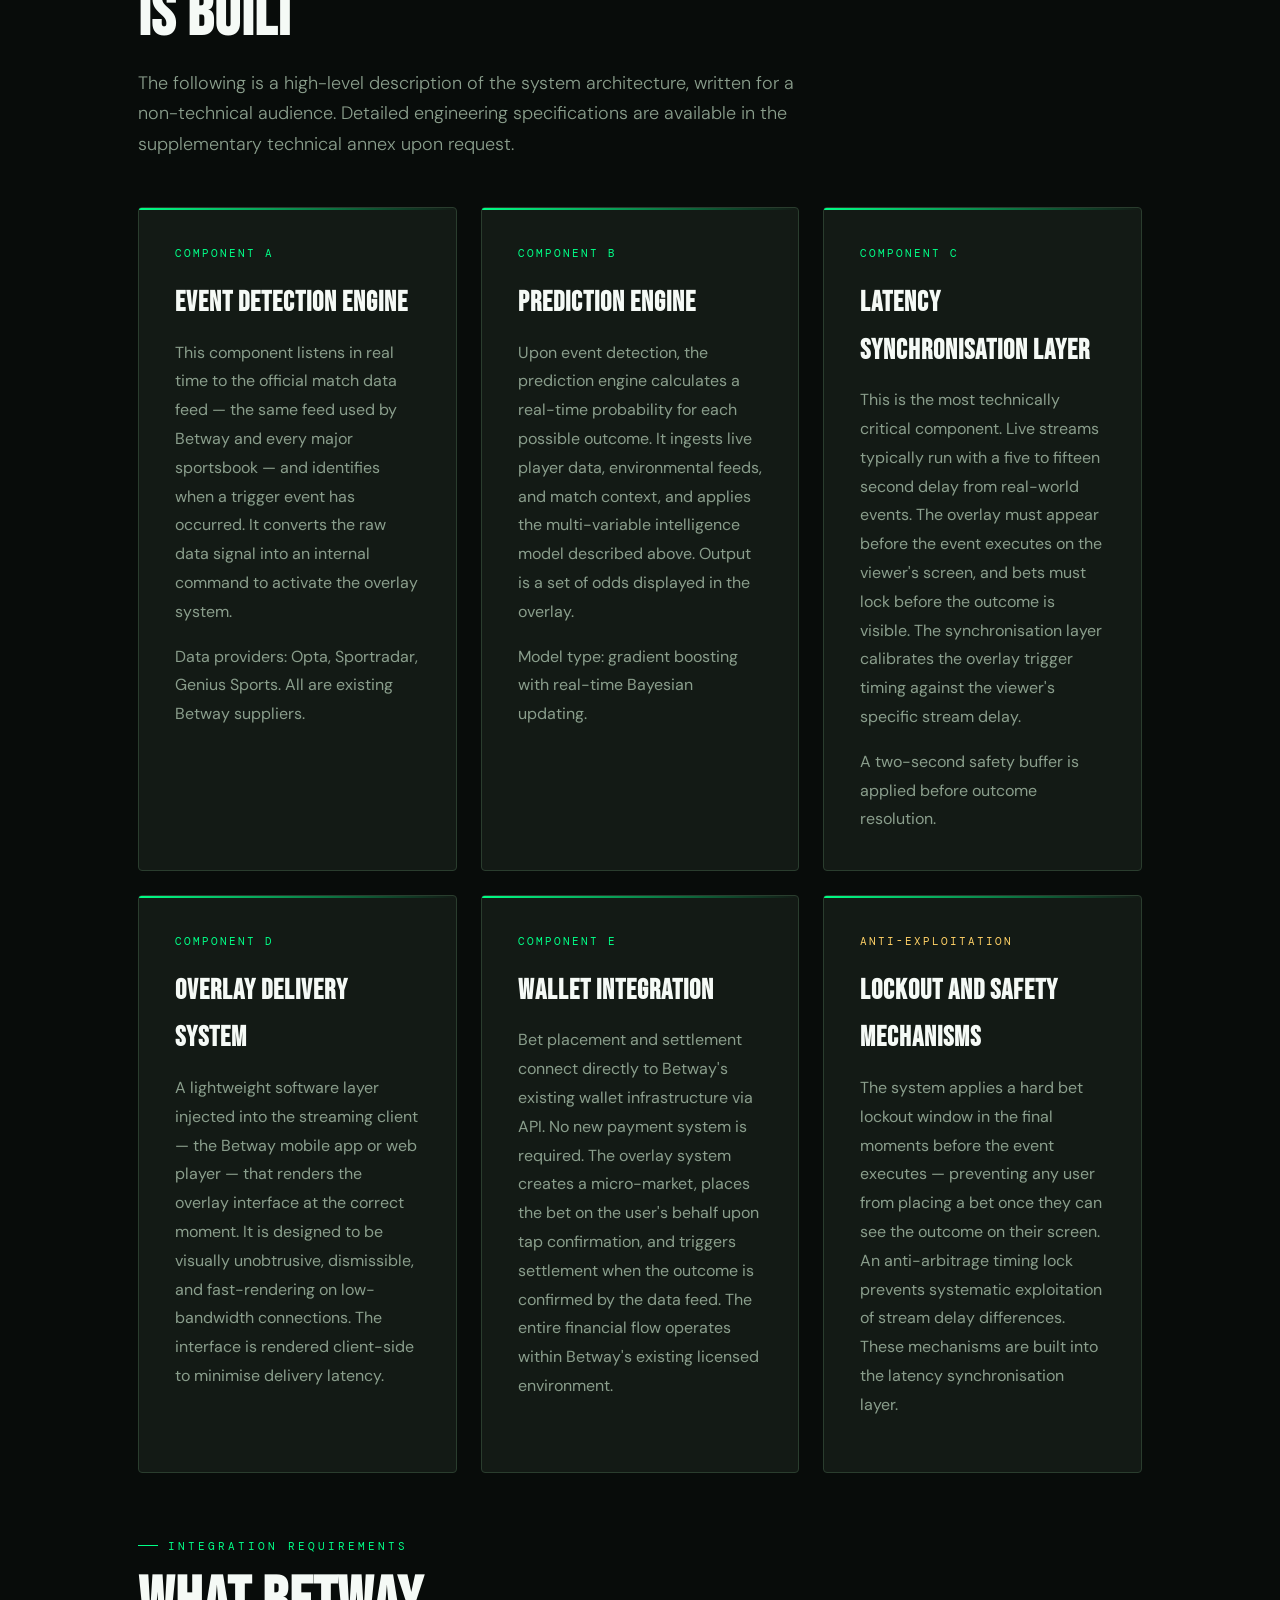
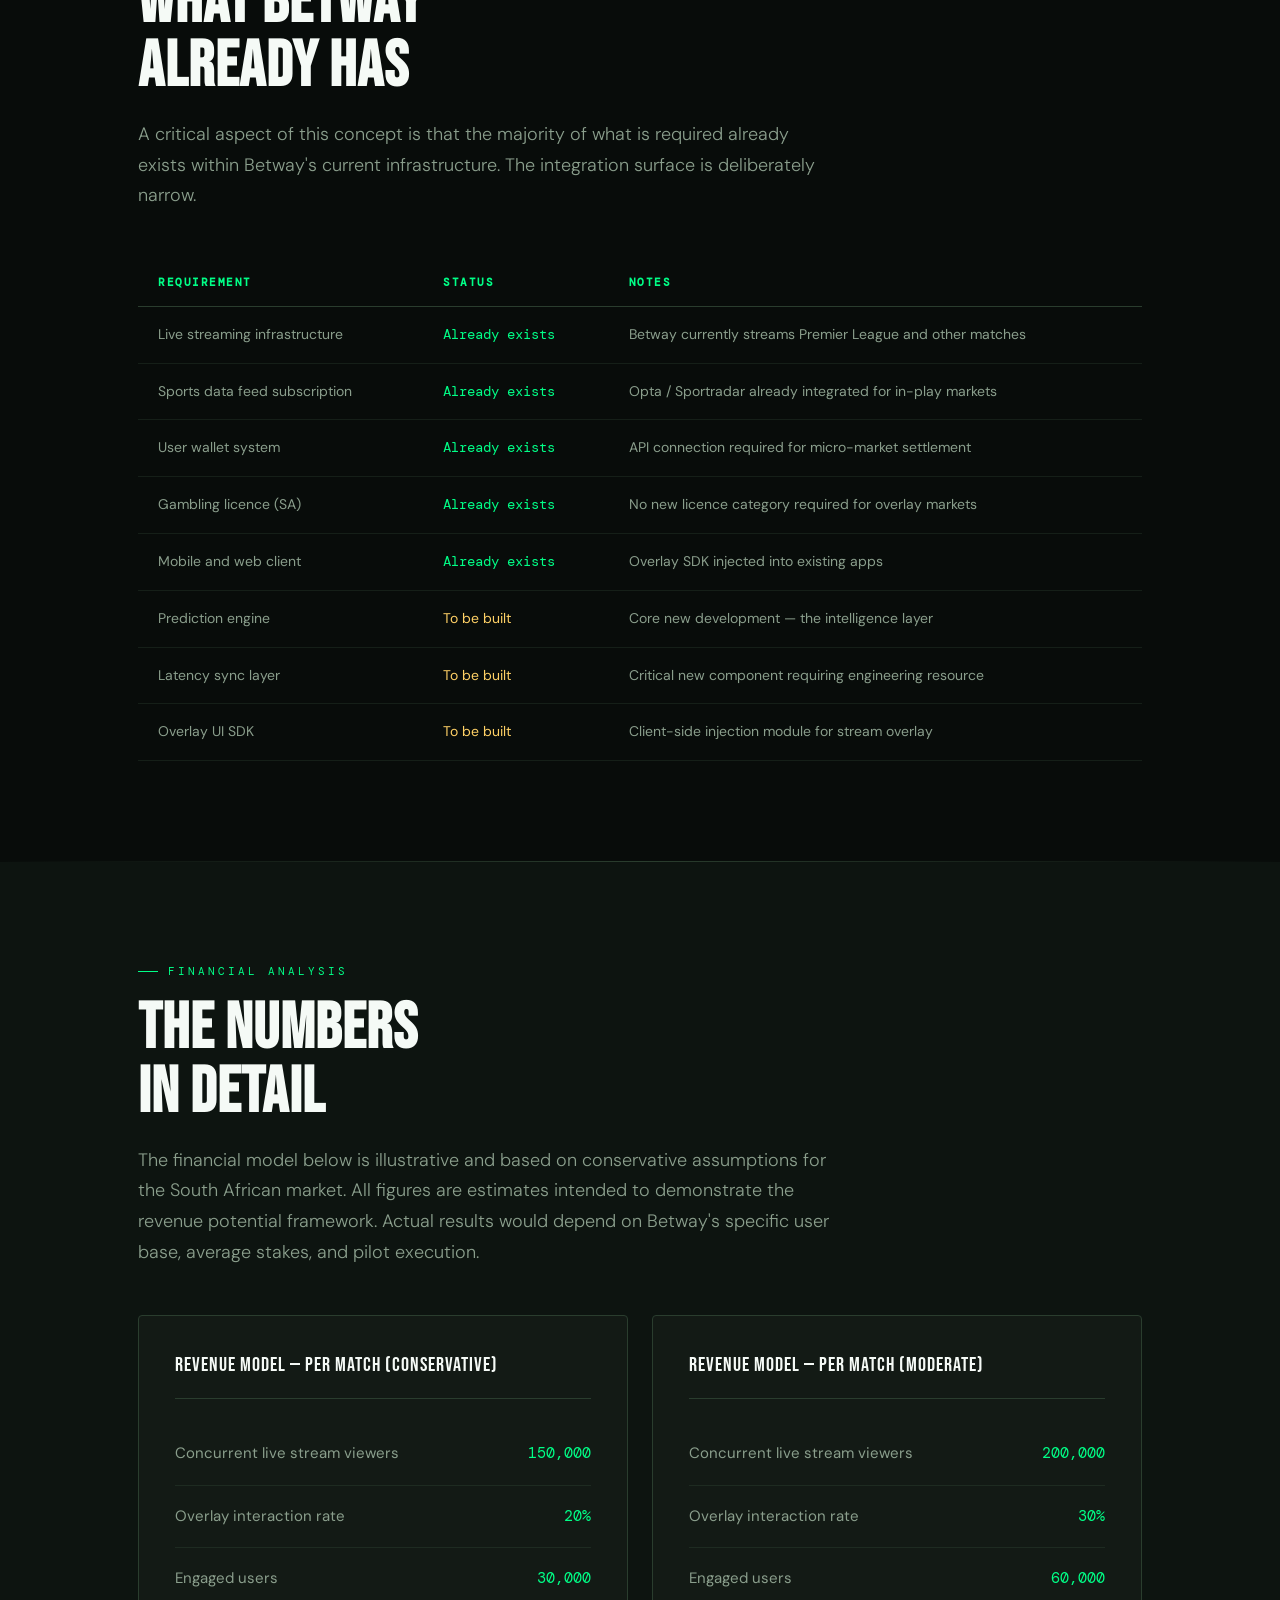
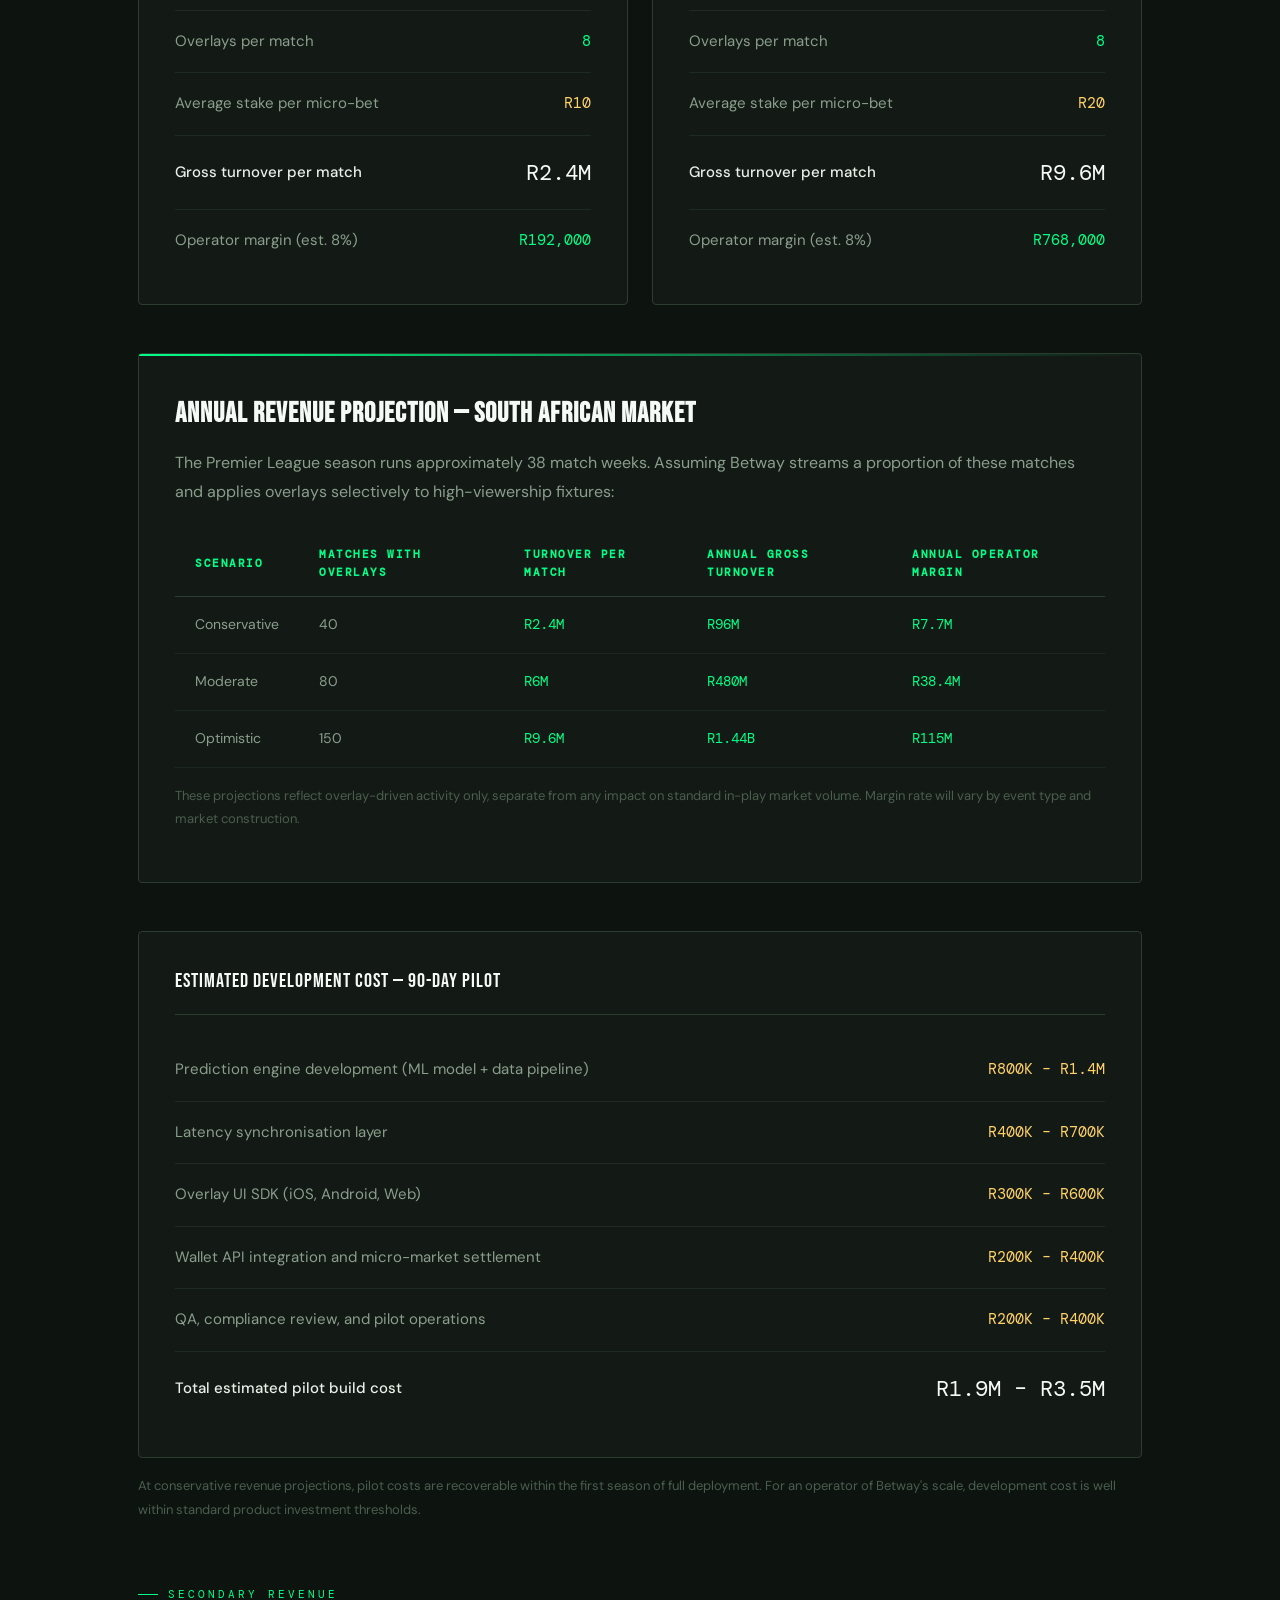
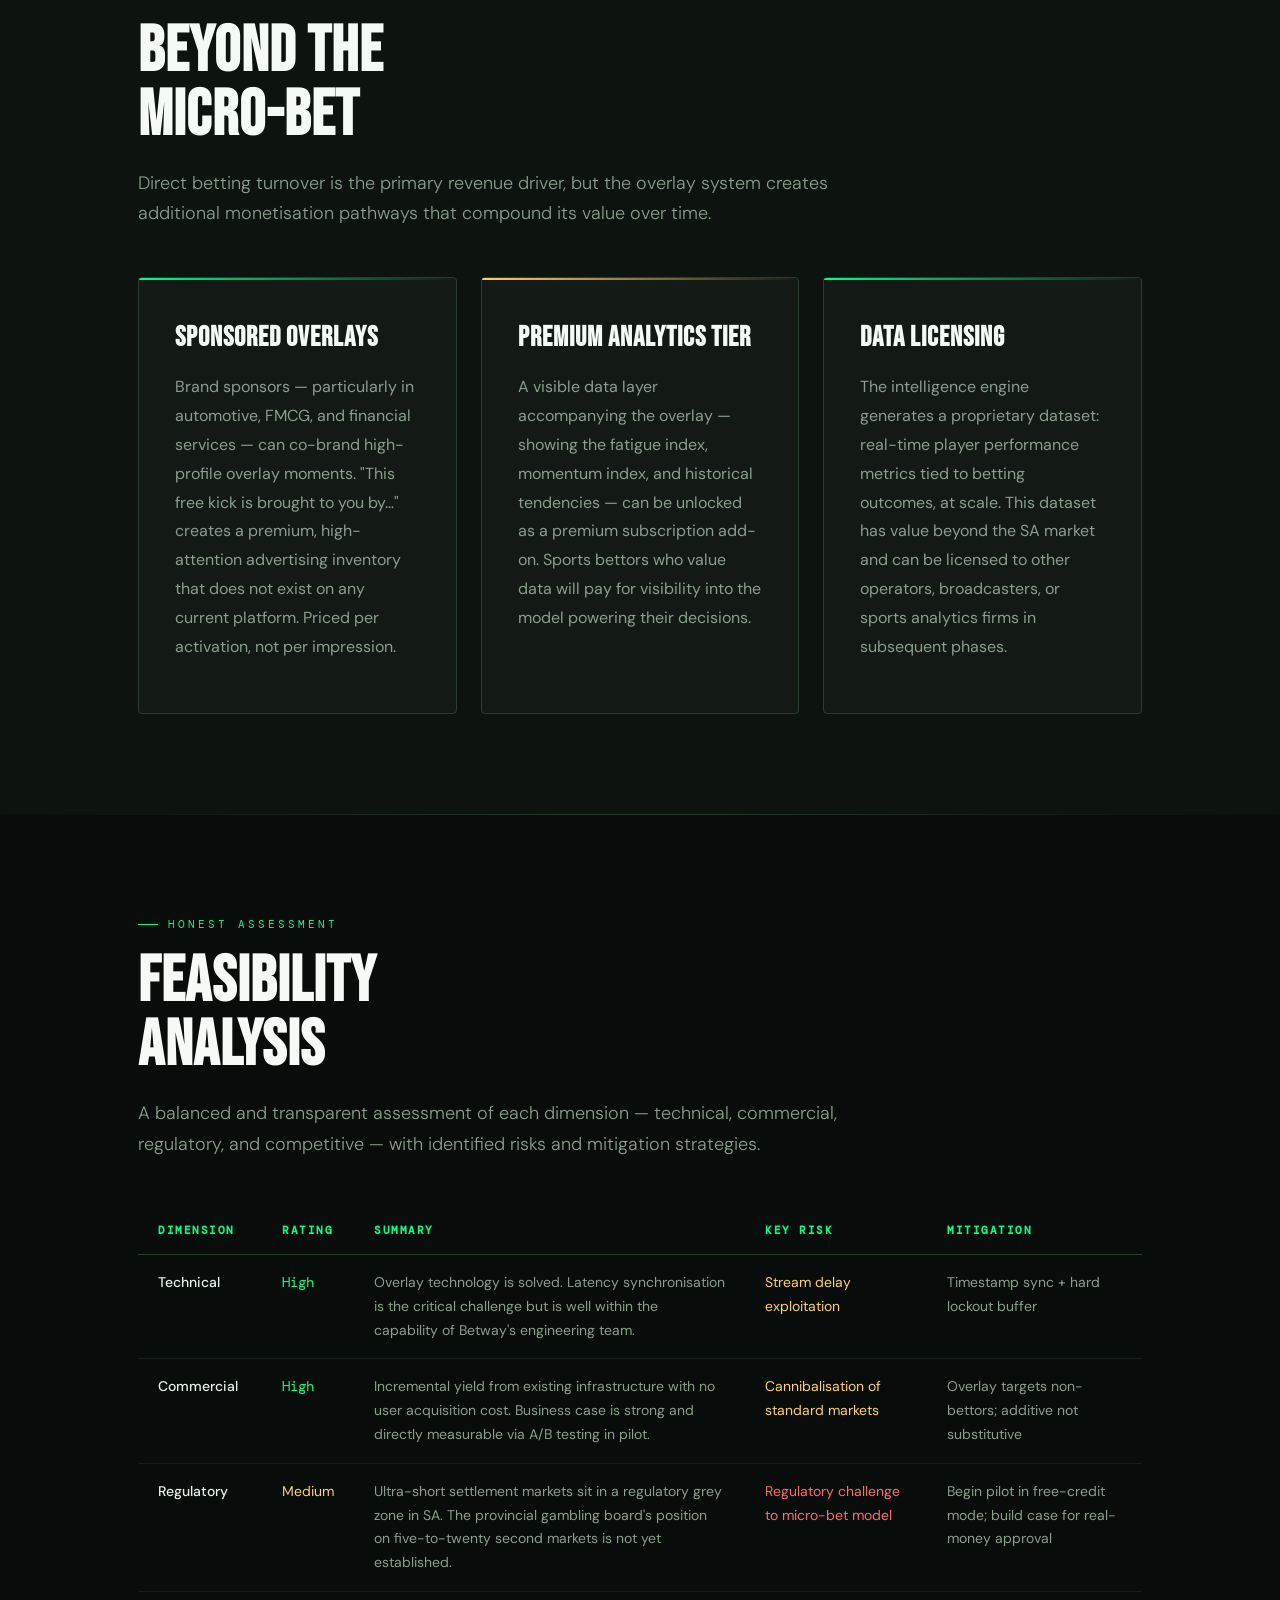
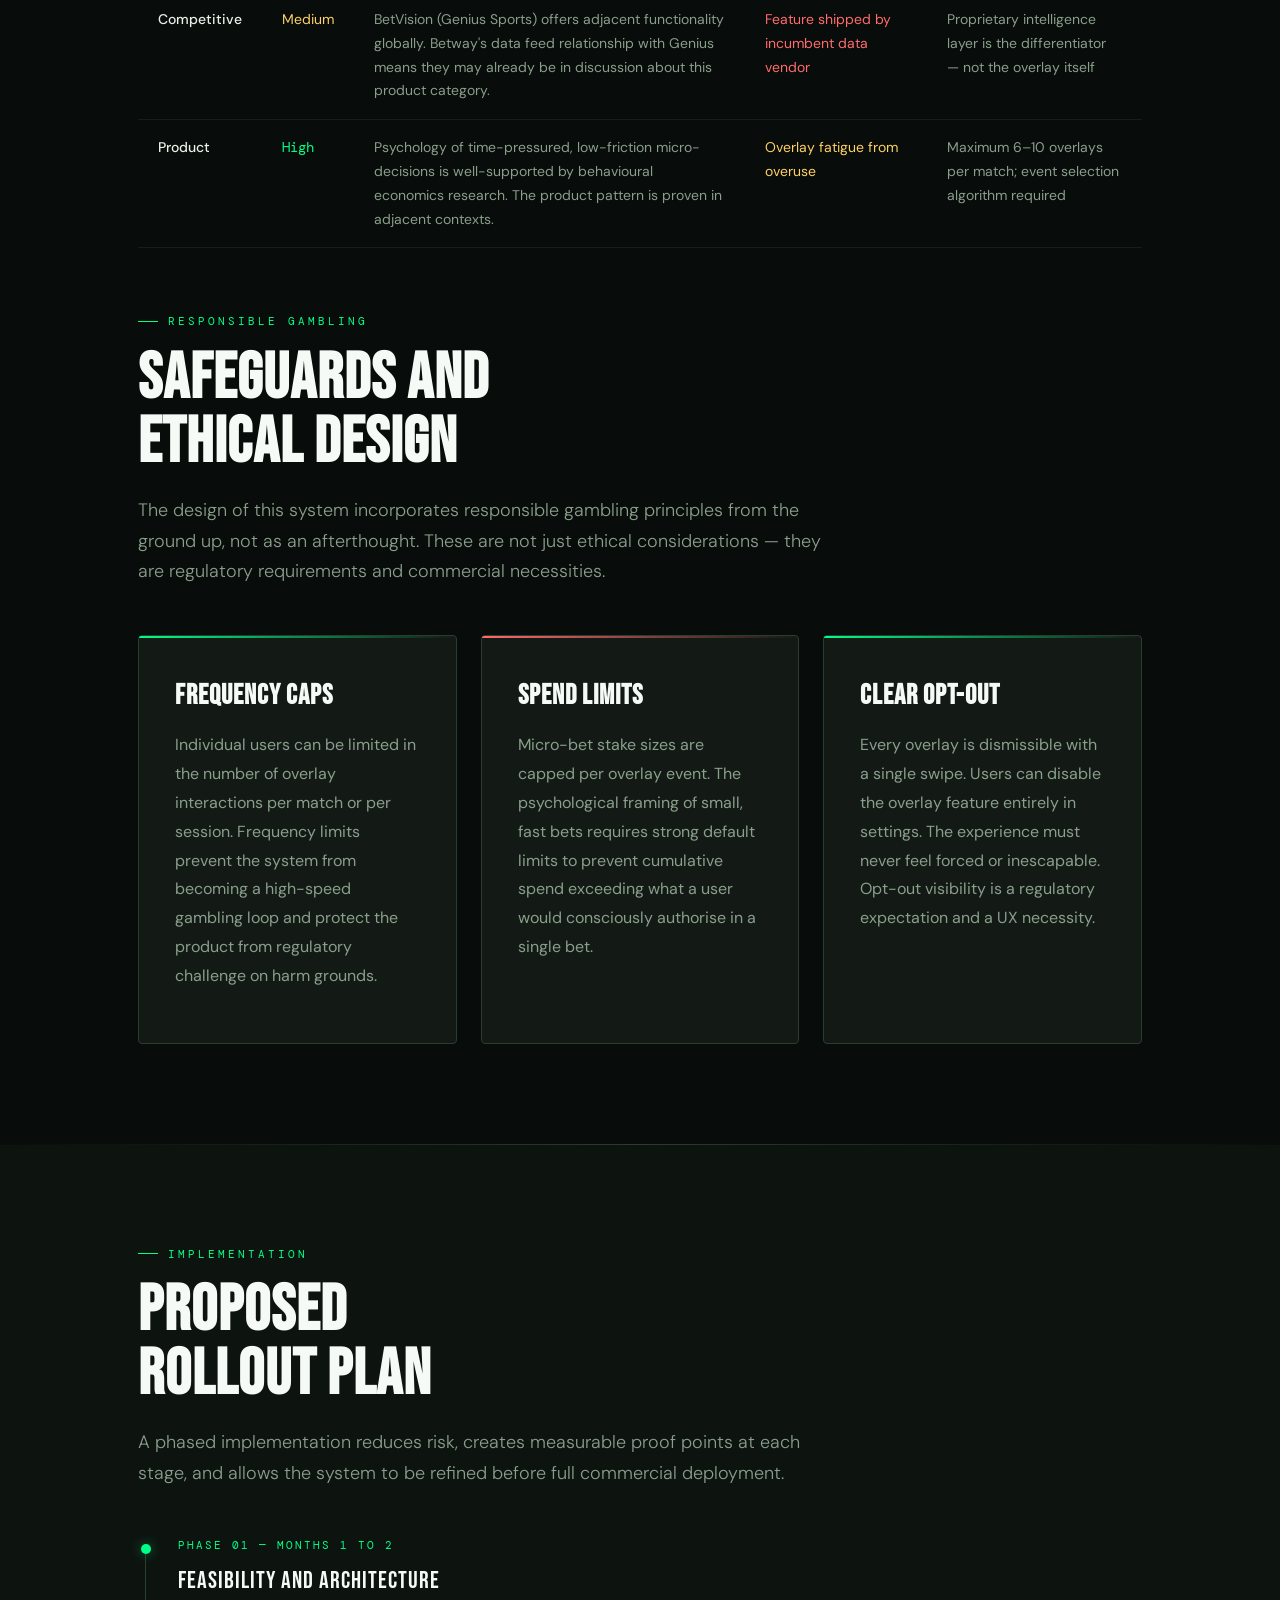
<file: moment-markets.html>
<!DOCTYPE html>
<html lang="en">
<head>
<meta charset="UTF-8">
<meta name="viewport" content="width=device-width, initial-scale=1.0">
<title>Moment Markets — Stakeholder Overview</title>
<link href="https://fonts.googleapis.com/css2?family=Bebas+Neue&family=DM+Sans:ital,wght@0,300;0,400;0,500;0,700;1,300&family=DM+Mono:wght@400;500&display=swap" rel="stylesheet">
<style>
  :root {
    --green: #00FF87;
    --green-dim: #00cc6a;
    --dark: #080c0a;
    --dark2: #0d1410;
    --dark3: #131a15;
    --dark4: #1a231c;
    --mid: #2a3d2e;
    --text: #e8f0e9;
    --text-dim: #8a9e8c;
    --text-muted: #4a5e4d;
    --accent: #FFD166;
    --red: #FF6B6B;
    --white: #f5faf6;
  }

  * { margin: 0; padding: 0; box-sizing: border-box; }

  html { scroll-behavior: smooth; }

  body {
    background: var(--dark);
    color: var(--text);
    font-family: 'DM Sans', sans-serif;
    font-size: 16px;
    line-height: 1.7;
    overflow-x: hidden;
  }

  /* ─── NAV ─── */
  nav {
    position: fixed;
    top: 0; left: 0; right: 0;
    z-index: 100;
    background: rgba(8,12,10,0.92);
    backdrop-filter: blur(12px);
    border-bottom: 1px solid var(--mid);
    display: flex;
    align-items: center;
    justify-content: space-between;
    padding: 0 48px;
    height: 64px;
  }

  .nav-logo {
    font-family: 'Bebas Neue', sans-serif;
    font-size: 22px;
    letter-spacing: 3px;
    color: var(--green);
  }

  .nav-logo span { color: var(--text-dim); }

  .nav-links {
    display: flex;
    gap: 32px;
    list-style: none;
  }

  .nav-links a {
    color: var(--text-dim);
    text-decoration: none;
    font-size: 13px;
    font-weight: 500;
    letter-spacing: 0.5px;
    transition: color 0.2s;
  }

  .nav-links a:hover { color: var(--green); }

  /* ─── SECTIONS ─── */
  section {
    padding: 100px 0;
  }

  .container {
    max-width: 1100px;
    margin: 0 auto;
    padding: 0 48px;
  }

  .container-narrow {
    max-width: 780px;
    margin: 0 auto;
    padding: 0 48px;
  }

  /* ─── HERO ─── */
  #hero {
    min-height: 100vh;
    display: flex;
    align-items: center;
    padding: 0;
    position: relative;
    overflow: hidden;
    background:
      radial-gradient(ellipse 70% 60% at 60% 50%, rgba(0,255,135,0.04) 0%, transparent 70%),
      var(--dark);
  }

  .hero-grid {
    position: absolute;
    inset: 0;
    background-image:
      linear-gradient(rgba(0,255,135,0.03) 1px, transparent 1px),
      linear-gradient(90deg, rgba(0,255,135,0.03) 1px, transparent 1px);
    background-size: 60px 60px;
    mask-image: radial-gradient(ellipse 80% 80% at 60% 50%, black 0%, transparent 70%);
  }

  .hero-inner {
    max-width: 1100px;
    margin: 0 auto;
    padding: 0 48px;
    padding-top: 120px;
  }

  .hero-label {
    display: inline-flex;
    align-items: center;
    gap: 8px;
    font-family: 'DM Mono', monospace;
    font-size: 11px;
    letter-spacing: 2px;
    color: var(--green);
    text-transform: uppercase;
    margin-bottom: 28px;
  }

  .hero-label::before {
    content: '';
    width: 24px;
    height: 1px;
    background: var(--green);
  }

  h1 {
    font-family: 'Bebas Neue', sans-serif;
    font-size: clamp(64px, 9vw, 120px);
    line-height: 0.92;
    letter-spacing: 2px;
    color: var(--white);
    margin-bottom: 8px;
  }

  h1 .green { color: var(--green); }

  .hero-sub {
    font-size: clamp(18px, 2.5vw, 26px);
    font-weight: 300;
    color: var(--text-dim);
    max-width: 680px;
    margin-top: 28px;
    margin-bottom: 56px;
    line-height: 1.5;
  }

  .hero-stats {
    display: flex;
    gap: 56px;
    flex-wrap: wrap;
  }

  .hero-stat-num {
    font-family: 'Bebas Neue', sans-serif;
    font-size: 48px;
    color: var(--green);
    line-height: 1;
  }

  .hero-stat-label {
    font-size: 12px;
    color: var(--text-muted);
    letter-spacing: 0.5px;
    margin-top: 4px;
  }

  .hero-scroll {
    position: absolute;
    bottom: 40px;
    left: 48px;
    font-family: 'DM Mono', monospace;
    font-size: 11px;
    letter-spacing: 2px;
    color: var(--text-muted);
    text-transform: uppercase;
    display: flex;
    align-items: center;
    gap: 12px;
  }

  .hero-scroll::after {
    content: '';
    width: 40px;
    height: 1px;
    background: var(--text-muted);
    animation: scrollline 1.5s ease-in-out infinite;
  }

  @keyframes scrollline {
    0%, 100% { width: 40px; opacity: 0.4; }
    50% { width: 60px; opacity: 1; }
  }

  /* ─── SECTION HEADERS ─── */
  .section-label {
    font-family: 'DM Mono', monospace;
    font-size: 11px;
    letter-spacing: 3px;
    color: var(--green);
    text-transform: uppercase;
    margin-bottom: 16px;
    display: flex;
    align-items: center;
    gap: 10px;
  }

  .section-label::before {
    content: '';
    width: 20px;
    height: 1px;
    background: var(--green);
  }

  h2 {
    font-family: 'Bebas Neue', sans-serif;
    font-size: clamp(40px, 5vw, 64px);
    line-height: 1;
    letter-spacing: 1px;
    color: var(--white);
    margin-bottom: 20px;
  }

  h3 {
    font-family: 'Bebas Neue', sans-serif;
    font-size: 28px;
    letter-spacing: 1px;
    color: var(--white);
    margin-bottom: 12px;
  }

  .lead {
    font-size: 18px;
    color: var(--text-dim);
    font-weight: 300;
    line-height: 1.7;
    margin-bottom: 48px;
    max-width: 700px;
  }

  p {
    color: var(--text-dim);
    margin-bottom: 16px;
    line-height: 1.8;
  }

  /* ─── DIVIDER ─── */
  .divider {
    height: 1px;
    background: linear-gradient(90deg, transparent, var(--mid), transparent);
    margin: 0;
  }

  /* ─── CARDS ─── */
  .card {
    background: var(--dark3);
    border: 1px solid var(--mid);
    border-radius: 4px;
    padding: 36px;
    position: relative;
  }

  .card::before {
    content: '';
    position: absolute;
    top: 0; left: 0; right: 0;
    height: 2px;
    background: linear-gradient(90deg, var(--green), transparent);
    border-radius: 4px 4px 0 0;
  }

  .card-accent::before {
    background: linear-gradient(90deg, var(--accent), transparent);
  }

  .card-red::before {
    background: linear-gradient(90deg, var(--red), transparent);
  }

  .card-grid {
    display: grid;
    grid-template-columns: repeat(auto-fit, minmax(300px, 1fr));
    gap: 24px;
    margin-top: 48px;
  }

  .card-grid-3 {
    display: grid;
    grid-template-columns: repeat(auto-fit, minmax(240px, 1fr));
    gap: 24px;
    margin-top: 48px;
  }

  /* ─── OVERVIEW / ALTERNATE SECTIONS ─── */
  #overview { background: var(--dark2); }
  #how-it-works { background: var(--dark); }
  #intelligence { background: var(--dark2); }
  #technical { background: var(--dark); }
  #financial { background: var(--dark2); }
  #feasibility { background: var(--dark); }
  #roadmap { background: var(--dark2); }
  #closing { background: var(--dark); }

  /* ─── STEPS ─── */
  .step-row {
    display: flex;
    gap: 32px;
    align-items: flex-start;
    padding: 32px 0;
    border-bottom: 1px solid var(--mid);
  }

  .step-row:last-child { border-bottom: none; }

  .step-num {
    font-family: 'Bebas Neue', sans-serif;
    font-size: 56px;
    color: var(--green);
    opacity: 0.25;
    line-height: 1;
    min-width: 64px;
  }

  .step-content h3 { margin-bottom: 8px; font-size: 22px; }

  /* ─── TABLE ─── */
  .data-table {
    width: 100%;
    border-collapse: collapse;
    margin-top: 32px;
    font-size: 14px;
  }

  .data-table th {
    font-family: 'DM Mono', monospace;
    font-size: 11px;
    letter-spacing: 1.5px;
    text-transform: uppercase;
    color: var(--green);
    padding: 14px 20px;
    text-align: left;
    border-bottom: 1px solid var(--mid);
  }

  .data-table td {
    padding: 16px 20px;
    color: var(--text-dim);
    border-bottom: 1px solid rgba(42,61,46,0.4);
    vertical-align: top;
  }

  .data-table tr:hover td { background: rgba(0,255,135,0.02); }

  .data-table .highlight { color: var(--green); font-family: 'DM Mono', monospace; }
  .data-table .warn { color: var(--accent); }
  .data-table .danger { color: var(--red); }

  /* ─── FINANCIAL BREAKDOWN ─── */
  .fin-row {
    display: flex;
    justify-content: space-between;
    align-items: center;
    padding: 18px 0;
    border-bottom: 1px solid rgba(42,61,46,0.5);
  }

  .fin-row:last-child { border-bottom: none; }

  .fin-label { color: var(--text-dim); font-size: 15px; }
  .fin-value { font-family: 'DM Mono', monospace; font-size: 15px; color: var(--green); }
  .fin-value.warn { color: var(--accent); }
  .fin-value.total { font-size: 22px; color: var(--white); }

  .fin-block {
    background: var(--dark3);
    border: 1px solid var(--mid);
    border-radius: 4px;
    padding: 32px 36px;
  }

  .fin-title {
    font-family: 'Bebas Neue', sans-serif;
    font-size: 20px;
    letter-spacing: 1px;
    color: var(--white);
    margin-bottom: 24px;
    padding-bottom: 16px;
    border-bottom: 1px solid var(--mid);
  }

  .fin-grid {
    display: grid;
    grid-template-columns: 1fr 1fr;
    gap: 24px;
    margin-top: 48px;
  }

  /* ─── BIG NUMBER ─── */
  .big-number {
    font-family: 'Bebas Neue', sans-serif;
    font-size: 80px;
    line-height: 1;
    color: var(--green);
  }

  .big-number-label {
    font-size: 13px;
    color: var(--text-muted);
    letter-spacing: 0.5px;
    margin-top: 6px;
  }

  /* ─── TAGS ─── */
  .tag {
    display: inline-block;
    font-family: 'DM Mono', monospace;
    font-size: 11px;
    letter-spacing: 1px;
    padding: 4px 10px;
    border-radius: 2px;
    margin-right: 6px;
    margin-bottom: 6px;
  }

  .tag-green { background: rgba(0,255,135,0.08); color: var(--green); border: 1px solid rgba(0,255,135,0.2); }
  .tag-yellow { background: rgba(255,209,102,0.08); color: var(--accent); border: 1px solid rgba(255,209,102,0.2); }
  .tag-red { background: rgba(255,107,107,0.08); color: var(--red); border: 1px solid rgba(255,107,107,0.2); }

  /* ─── ROADMAP TIMELINE ─── */
  .timeline {
    position: relative;
    padding-left: 40px;
    margin-top: 48px;
  }

  .timeline::before {
    content: '';
    position: absolute;
    left: 7px;
    top: 8px;
    bottom: 8px;
    width: 1px;
    background: var(--mid);
  }

  .tl-item {
    position: relative;
    margin-bottom: 48px;
  }

  .tl-item::before {
    content: '';
    position: absolute;
    left: -37px;
    top: 8px;
    width: 10px;
    height: 10px;
    border-radius: 50%;
    background: var(--green);
    box-shadow: 0 0 12px rgba(0,255,135,0.4);
  }

  .tl-phase {
    font-family: 'DM Mono', monospace;
    font-size: 11px;
    letter-spacing: 2px;
    color: var(--green);
    text-transform: uppercase;
    margin-bottom: 6px;
  }

  .tl-title {
    font-family: 'Bebas Neue', sans-serif;
    font-size: 24px;
    letter-spacing: 1px;
    color: var(--white);
    margin-bottom: 10px;
  }

  /* ─── QUOTE ─── */
  .pull-quote {
    border-left: 3px solid var(--green);
    padding: 20px 32px;
    margin: 40px 0;
    background: rgba(0,255,135,0.03);
    border-radius: 0 4px 4px 0;
  }

  .pull-quote p {
    font-size: 20px;
    font-weight: 300;
    color: var(--text);
    margin-bottom: 0;
    line-height: 1.6;
  }

  /* ─── FOOTER ─── */
  footer {
    background: var(--dark2);
    border-top: 1px solid var(--mid);
    padding: 48px;
    text-align: center;
  }

  footer .logo {
    font-family: 'Bebas Neue', sans-serif;
    font-size: 28px;
    letter-spacing: 4px;
    color: var(--green);
    margin-bottom: 12px;
  }

  footer p {
    color: var(--text-muted);
    font-size: 13px;
    margin-bottom: 0;
  }

  .confidential {
    display: inline-block;
    font-family: 'DM Mono', monospace;
    font-size: 10px;
    letter-spacing: 2px;
    color: var(--text-muted);
    border: 1px solid var(--mid);
    padding: 4px 12px;
    margin-top: 16px;
  }

  /* ─── INLINE HIGHLIGHT ─── */
  strong { color: var(--text); font-weight: 500; }
  em { color: var(--green); font-style: normal; }

  /* ─── SCROLL ANIMATIONS ─── */
  .fade-in {
    opacity: 0;
    transform: translateY(24px);
    transition: opacity 0.6s ease, transform 0.6s ease;
  }

  .fade-in.visible {
    opacity: 1;
    transform: translateY(0);
  }
</style>
</head>
<body>

<!-- NAV -->
<nav>
  <div class="nav-logo">MOMENT<span>MARKETS</span></div>
  <ul class="nav-links">
    <li><a href="#overview">Overview</a></li>
    <li><a href="#how-it-works">How It Works</a></li>
    <li><a href="#intelligence">Intelligence</a></li>
    <li><a href="#technical">Technical</a></li>
    <li><a href="#financial">Financial</a></li>
    <li><a href="#feasibility">Feasibility</a></li>
    <li><a href="#roadmap">Roadmap</a></li>
  </ul>
</nav>

<!-- HERO -->
<section id="hero">
  <div class="hero-grid"></div>
  <div class="hero-inner">
    <div class="hero-label">Stakeholder Overview — Confidential</div>
    <h1>MOMENT<br><span class="green">MARKETS™</span></h1>
    <p class="hero-sub">A real-time predictive overlay engine that converts passive sports viewers into active bettors — inside the stream, in under six seconds.</p>
    <div class="hero-stats">
      <div>
        <div class="hero-stat-num">5→1</div>
        <div class="hero-stat-label">Steps reduced in the betting flow</div>
      </div>
      <div>
        <div class="hero-stat-num">R3M+</div>
        <div class="hero-stat-label">Projected turnover per high-viewership match</div>
      </div>
      <div>
        <div class="hero-stat-num">0</div>
        <div class="hero-stat-label">New infrastructure required from the operator</div>
      </div>
    </div>
  </div>
  <div class="hero-scroll">Scroll to explore</div>
</section>

<div class="divider"></div>

<!-- OVERVIEW -->
<section id="overview">
  <div class="container">
    <div class="fade-in">
      <div class="section-label">The Concept</div>
      <h2>WHAT IS<br>MOMENT MARKETS?</h2>
      <p class="lead">Moment Markets is a real-time engagement layer that sits on top of existing live sports streams. It detects high-impact moments during a match — a penalty, a free kick, a VAR review — and presents a targeted prediction directly on-screen, which a viewer can act on with a single tap, in under six seconds.</p>
    </div>

    <div class="pull-quote fade-in">
      <p>Most people watching a live match on a betting platform never place an in-play bet. Not because they don't want to — but because by the time they find the market and confirm the bet, the moment has passed. Moment Markets removes every step between the impulse and the action.</p>
    </div>

    <div class="card-grid fade-in">
      <div class="card">
        <h3>The Problem</h3>
        <p>Current in-play betting requires users to leave the stream, navigate market lists, build a bet slip, and confirm. This five-step process kills the impulse that live sport generates. Most live stream viewers are passive. They watch but never bet.</p>
      </div>
      <div class="card card-accent">
        <h3>The Opportunity</h3>
        <p>Betway already has the stream, the wallet, the user base, and the gambling licence. The infrastructure is in place. What is missing is a mechanism to activate the viewing audience at the exact emotional peak of a match — the moment the free kick is awarded, not after.</p>
      </div>
      <div class="card">
        <h3>The Solution</h3>
        <p>A lightweight overlay appears at key match events. It asks one question. It gives the viewer six to ten seconds to respond. One tap. Settled automatically. No navigation, no bet slip, no friction. The viewer never leaves the stream.</p>
      </div>
    </div>

    <div style="margin-top: 64px;" class="fade-in">
      <div class="section-label">Strategic Position</div>
      <h2>WHERE THIS SITS IN<br>THE MARKET</h2>
      <p class="lead">This is not a new sportsbook. It is not a streaming platform. It is an engagement and yield multiplier built on top of infrastructure that already exists.</p>
      <table class="data-table">
        <thead>
          <tr>
            <th>Platform Type</th>
            <th>Streaming</th>
            <th>Wallet</th>
            <th>In-Play Markets</th>
            <th>Contextual Overlay</th>
            <th>Impulse Capture</th>
          </tr>
        </thead>
        <tbody>
          <tr>
            <td>Traditional Sportsbook</td>
            <td class="highlight">✓</td>
            <td class="highlight">✓</td>
            <td class="highlight">✓</td>
            <td class="danger">✗</td>
            <td class="danger">✗</td>
          </tr>
          <tr>
            <td>BetVision (Genius Sports)</td>
            <td class="highlight">✓</td>
            <td class="highlight">✓</td>
            <td class="highlight">✓</td>
            <td class="warn">Partial</td>
            <td class="danger">✗</td>
          </tr>
          <tr>
            <td style="color: var(--green); font-weight: 500;">Moment Markets™ Layer</td>
            <td class="warn">Uses existing</td>
            <td class="warn">Uses existing</td>
            <td class="warn">Uses existing</td>
            <td class="highlight">✓ Full</td>
            <td class="highlight">✓ Core feature</td>
          </tr>
        </tbody>
      </table>
    </div>
  </div>
</section>

<div class="divider"></div>

<!-- HOW IT WORKS -->
<section id="how-it-works">
  <div class="container">
    <div class="fade-in">
      <div class="section-label">Product Experience</div>
      <h2>HOW IT WORKS<br>IN PRACTICE</h2>
      <p class="lead">The experience is designed to feel like a natural part of watching the match — not an interruption. Every design decision is made to reduce friction to as close to zero as possible.</p>
    </div>

    <div class="fade-in" style="margin-top: 8px;">
      <div class="step-row">
        <div class="step-num">01</div>
        <div class="step-content">
          <h3>The Viewer Watches Live</h3>
          <p>A user opens the Betway app and begins watching a live Premier League match. They are engaged with the stream but have not interacted with any betting market. This is the majority of live stream users — spectators, not bettors. Under the current model, they generate no revenue during the match.</p>
        </div>
      </div>
      <div class="step-row">
        <div class="step-num">02</div>
        <div class="step-content">
          <h3>A Key Moment Is Detected</h3>
          <p>A foul is committed on the edge of the box. The referee signals a free kick. Within milliseconds, the system's event detection engine receives a signal from the live match data feed — the same data feed Betway already subscribes to. The system identifies this as a high-value predictive moment.</p>
        </div>
      </div>
      <div class="step-row">
        <div class="step-num">03</div>
        <div class="step-content">
          <h3>The Overlay Appears</h3>
          <p>A semi-transparent overlay slides in at the bottom of the screen. It presents a single question — for example, "Bruno Fernandes: will he score this free kick?" — alongside two clearly labelled options and their respective odds. A countdown timer is visible. The overlay is designed to feel native to the stream, not like an advertisement.</p>
        </div>
      </div>
      <div class="step-row">
        <div class="step-num">04</div>
        <div class="step-content">
          <h3>One Tap to Predict</h3>
          <p>The user selects their prediction with a single tap before the timer expires. The stake is drawn instantly from their existing Betway wallet. No confirmation screen. No bet slip. No secondary action required. The overlay disappears immediately after selection.</p>
        </div>
      </div>
      <div class="step-row">
        <div class="step-num">05</div>
        <div class="step-content">
          <h3>Instant Settlement</h3>
          <p>The free kick is taken. The outcome — goal or no goal — is confirmed by the data feed. The user receives a brief visual result notification on-screen. Winnings are credited to their wallet in real time. The stream continues uninterrupted. The entire cycle from overlay appearance to settlement lasts under thirty seconds.</p>
        </div>
      </div>
    </div>

    <div style="margin-top: 64px;" class="fade-in">
      <div class="section-label">Trigger Events</div>
      <h2>WHEN THE OVERLAY<br>APPEARS</h2>
      <p class="lead">The system does not activate on every event — only on moments with meaningful predictive value and strong emotional engagement from viewers. Frequency is deliberately limited to preserve the impact of each overlay.</p>
      <div class="card-grid-3" style="margin-top: 32px;">
        <div class="card">
          <div class="tag tag-green">High Priority</div>
          <h3 style="margin-top: 16px;">Penalty Kick</h3>
          <p>Binary outcome. High emotional stakes. Clear taker identified. Strong data history per player and goalkeeper combination.</p>
        </div>
        <div class="card">
          <div class="tag tag-green">High Priority</div>
          <h3 style="margin-top: 16px;">Direct Free Kick</h3>
          <p>Positional context available. Shot-on-target and scoring probability calculable from distance, angle, and player history.</p>
        </div>
        <div class="card">
          <div class="tag tag-yellow">Medium Priority</div>
          <h3 style="margin-top: 16px;">VAR Review</h3>
          <p>Extended pause in play. High viewer attention. Binary outcome — will the decision be overturned or upheld.</p>
        </div>
        <div class="card">
          <div class="tag tag-yellow">Medium Priority</div>
          <h3 style="margin-top: 16px;">Corner Kick</h3>
          <p>Will the corner result in a shot? In a goal? Probability calculable from team set-piece data and defensive positioning.</p>
        </div>
        <div class="card">
          <div class="tag tag-yellow">Medium Priority</div>
          <h3 style="margin-top: 16px;">Tactical Substitution</h3>
          <p>Will the substitute score or assist? Lightweight market with high fan interest, particularly for marquee substitutions.</p>
        </div>
        <div class="card">
          <div class="tag tag-red">Controlled</div>
          <h3 style="margin-top: 16px;">Injury Time</h3>
          <p>Will there be a late goal? Volatile but high-engagement moment. Limited to late-game scenarios where the scoreline creates genuine tension.</p>
        </div>
      </div>
      <p style="margin-top: 24px; font-size: 14px; color: var(--text-muted);">Maximum recommended frequency: 6 to 10 overlays per 90-minute match. Below this threshold, each overlay feels significant rather than routine.</p>
    </div>
  </div>
</section>

<div class="divider"></div>

<!-- INTELLIGENCE ENGINE -->
<section id="intelligence">
  <div class="container">
    <div class="fade-in">
      <div class="section-label">Odds Intelligence</div>
      <h2>WHAT POWERS<br>THE PREDICTIONS</h2>
      <p class="lead">The odds displayed in each overlay are not static figures taken from a standard market. They are dynamically calculated in real time using a multi-variable intelligence model. This is the core proprietary component of the system — and the primary point of differentiation from anything currently available in the market.</p>
    </div>

    <p class="fade-in" style="margin-bottom: 48px;">Standard sportsbook odds for in-play events are updated periodically and reflect broad statistical averages. The Moment Markets model recalculates continuously, incorporating conditions that are specific to the current moment in the match — not just historical averages.</p>

    <div class="card-grid fade-in">
      <div class="card">
        <div class="tag tag-green">Variable 01</div>
        <h3 style="margin-top: 16px;">In-Match Fatigue Index</h3>
        <p>Every outfield player accumulates a live fatigue score throughout the match. This is calculated from minutes played, total distance covered, sprint frequency in the preceding five minutes, and recovery time between high-intensity efforts. A player taking a free kick in the 84th minute after a physically demanding game has meaningfully different execution probability than the same player in the 22nd minute.</p>
        <p style="margin-bottom: 0;">Fatigue does not mean a player becomes bad. It means their precision and power output degrade in measurable, predictable ways.</p>
      </div>
      <div class="card">
        <div class="tag tag-green">Variable 02</div>
        <h3 style="margin-top: 16px;">Psychological Pressure Index</h3>
        <p>Some players perform statistically better under pressure. Others do not. The pressure index incorporates the current scoreline, match importance (league position implications, knockout stage, derby), home or away status, crowd noise intensity where available, and the player's performance record in comparable high-pressure moments.</p>
        <p style="margin-bottom: 0;">This variable is deliberately underweighted in standard market pricing, creating a genuine informational edge.</p>
      </div>
      <div class="card card-accent">
        <div class="tag tag-yellow">Variable 03</div>
        <h3 style="margin-top: 16px;">Goalkeeper Bias Metrics</h3>
        <p>For penalties and direct free kicks, the defending goalkeeper is as important a variable as the taker. The model incorporates historical dive direction tendencies, reaction time data, positioning drift under pressure, and performance record in specific scenario types. Some goalkeepers show strong left-bias when diving; others show inconsistency that can be modelled.</p>
      </div>
      <div class="card card-accent">
        <div class="tag tag-yellow">Variable 04</div>
        <h3 style="margin-top: 16px;">Match Momentum Index</h3>
        <p>Football is a sport defined by streaks and momentum. The momentum index measures possession percentage in the preceding ten minutes, territory control, recent shot conversion, and the flow of referee decisions. A team that has been dominant for twenty minutes and just won a free kick is in a meaningfully different position than one that has been under sustained defensive pressure.</p>
      </div>
      <div class="card">
        <div class="tag tag-green">Variable 05</div>
        <h3 style="margin-top: 16px;">Environmental Conditions</h3>
        <p>Wind speed and direction, pitch wetness, ambient temperature, and stadium altitude all have documented effects on ball trajectory, player performance, and shot accuracy. These variables are incorporated from live weather feeds and are particularly relevant for free kicks, where trajectory prediction is central to the outcome.</p>
        <p style="margin-bottom: 0;">Most betting operators ignore environmental data entirely. Its inclusion is a meaningful differentiator.</p>
      </div>
      <div class="card">
        <div class="tag tag-green">Variable 06</div>
        <h3 style="margin-top: 16px;">Defensive Disruption Score</h3>
        <p>For set pieces, the defending wall's consistency matters. The model incorporates jump timing inconsistency in the wall, recent fouls conceded near the box, and the goalkeeper's communication patterns with defenders. A poorly organised wall with a goalkeeper who has shown positional inconsistency changes the probability calculation significantly.</p>
      </div>
    </div>

    <div class="pull-quote fade-in" style="margin-top: 64px;">
      <p>Standard sportsbooks use historical averages. Moment Markets uses the present. That gap — between what a player has done on average and what they are likely to do right now, at this moment, under these conditions — is where the intelligence lives.</p>
    </div>
  </div>
</section>

<div class="divider"></div>

<!-- TECHNICAL -->
<section id="technical">
  <div class="container">
    <div class="fade-in">
      <div class="section-label">Technical Architecture</div>
      <h2>HOW THE SYSTEM<br>IS BUILT</h2>
      <p class="lead">The following is a high-level description of the system architecture, written for a non-technical audience. Detailed engineering specifications are available in the supplementary technical annex upon request.</p>
    </div>

    <div class="card-grid fade-in">
      <div class="card">
        <div style="font-family: 'DM Mono', monospace; font-size: 11px; color: var(--green); letter-spacing: 2px; margin-bottom: 16px;">COMPONENT A</div>
        <h3>Event Detection Engine</h3>
        <p>This component listens in real time to the official match data feed — the same feed used by Betway and every major sportsbook — and identifies when a trigger event has occurred. It converts the raw data signal into an internal command to activate the overlay system.</p>
        <p style="margin-bottom: 0;">Data providers: Opta, Sportradar, Genius Sports. All are existing Betway suppliers.</p>
      </div>
      <div class="card">
        <div style="font-family: 'DM Mono', monospace; font-size: 11px; color: var(--green); letter-spacing: 2px; margin-bottom: 16px;">COMPONENT B</div>
        <h3>Prediction Engine</h3>
        <p>Upon event detection, the prediction engine calculates a real-time probability for each possible outcome. It ingests live player data, environmental feeds, and match context, and applies the multi-variable intelligence model described above. Output is a set of odds displayed in the overlay.</p>
        <p style="margin-bottom: 0;">Model type: gradient boosting with real-time Bayesian updating.</p>
      </div>
      <div class="card">
        <div style="font-family: 'DM Mono', monospace; font-size: 11px; color: var(--green); letter-spacing: 2px; margin-bottom: 16px;">COMPONENT C</div>
        <h3>Latency Synchronisation Layer</h3>
        <p>This is the most technically critical component. Live streams typically run with a five to fifteen second delay from real-world events. The overlay must appear before the event executes on the viewer's screen, and bets must lock before the outcome is visible. The synchronisation layer calibrates the overlay trigger timing against the viewer's specific stream delay.</p>
        <p style="margin-bottom: 0;">A two-second safety buffer is applied before outcome resolution.</p>
      </div>
      <div class="card">
        <div style="font-family: 'DM Mono', monospace; font-size: 11px; color: var(--green); letter-spacing: 2px; margin-bottom: 16px;">COMPONENT D</div>
        <h3>Overlay Delivery System</h3>
        <p>A lightweight software layer injected into the streaming client — the Betway mobile app or web player — that renders the overlay interface at the correct moment. It is designed to be visually unobtrusive, dismissible, and fast-rendering on low-bandwidth connections. The interface is rendered client-side to minimise delivery latency.</p>
      </div>
      <div class="card">
        <div style="font-family: 'DM Mono', monospace; font-size: 11px; color: var(--green); letter-spacing: 2px; margin-bottom: 16px;">COMPONENT E</div>
        <h3>Wallet Integration</h3>
        <p>Bet placement and settlement connect directly to Betway's existing wallet infrastructure via API. No new payment system is required. The overlay system creates a micro-market, places the bet on the user's behalf upon tap confirmation, and triggers settlement when the outcome is confirmed by the data feed. The entire financial flow operates within Betway's existing licensed environment.</p>
      </div>
      <div class="card">
        <div style="font-family: 'DM Mono', monospace; font-size: 11px; color: var(--accent); letter-spacing: 2px; margin-bottom: 16px;">ANTI-EXPLOITATION</div>
        <h3>Lockout and Safety Mechanisms</h3>
        <p>The system applies a hard bet lockout window in the final moments before the event executes — preventing any user from placing a bet once they can see the outcome on their screen. An anti-arbitrage timing lock prevents systematic exploitation of stream delay differences. These mechanisms are built into the latency synchronisation layer.</p>
      </div>
    </div>

    <div style="margin-top: 64px;" class="fade-in">
      <div class="section-label">Integration Requirements</div>
      <h2>WHAT BETWAY<br>ALREADY HAS</h2>
      <p class="lead">A critical aspect of this concept is that the majority of what is required already exists within Betway's current infrastructure. The integration surface is deliberately narrow.</p>
      <table class="data-table">
        <thead>
          <tr>
            <th>Requirement</th>
            <th>Status</th>
            <th>Notes</th>
          </tr>
        </thead>
        <tbody>
          <tr>
            <td>Live streaming infrastructure</td>
            <td class="highlight">Already exists</td>
            <td>Betway currently streams Premier League and other matches</td>
          </tr>
          <tr>
            <td>Sports data feed subscription</td>
            <td class="highlight">Already exists</td>
            <td>Opta / Sportradar already integrated for in-play markets</td>
          </tr>
          <tr>
            <td>User wallet system</td>
            <td class="highlight">Already exists</td>
            <td>API connection required for micro-market settlement</td>
          </tr>
          <tr>
            <td>Gambling licence (SA)</td>
            <td class="highlight">Already exists</td>
            <td>No new licence category required for overlay markets</td>
          </tr>
          <tr>
            <td>Mobile and web client</td>
            <td class="highlight">Already exists</td>
            <td>Overlay SDK injected into existing apps</td>
          </tr>
          <tr>
            <td>Prediction engine</td>
            <td class="warn">To be built</td>
            <td>Core new development — the intelligence layer</td>
          </tr>
          <tr>
            <td>Latency sync layer</td>
            <td class="warn">To be built</td>
            <td>Critical new component requiring engineering resource</td>
          </tr>
          <tr>
            <td>Overlay UI SDK</td>
            <td class="warn">To be built</td>
            <td>Client-side injection module for stream overlay</td>
          </tr>
        </tbody>
      </table>
    </div>
  </div>
</section>

<div class="divider"></div>

<!-- FINANCIAL -->
<section id="financial">
  <div class="container">
    <div class="fade-in">
      <div class="section-label">Financial Analysis</div>
      <h2>THE NUMBERS<br>IN DETAIL</h2>
      <p class="lead">The financial model below is illustrative and based on conservative assumptions for the South African market. All figures are estimates intended to demonstrate the revenue potential framework. Actual results would depend on Betway's specific user base, average stakes, and pilot execution.</p>
    </div>

    <div class="fin-grid fade-in">
      <div class="fin-block">
        <div class="fin-title">Revenue Model — Per Match (Conservative)</div>
        <div class="fin-row">
          <span class="fin-label">Concurrent live stream viewers</span>
          <span class="fin-value">150,000</span>
        </div>
        <div class="fin-row">
          <span class="fin-label">Overlay interaction rate</span>
          <span class="fin-value">20%</span>
        </div>
        <div class="fin-row">
          <span class="fin-label">Engaged users</span>
          <span class="fin-value">30,000</span>
        </div>
        <div class="fin-row">
          <span class="fin-label">Overlays per match</span>
          <span class="fin-value">8</span>
        </div>
        <div class="fin-row">
          <span class="fin-label">Average stake per micro-bet</span>
          <span class="fin-value warn">R10</span>
        </div>
        <div class="fin-row">
          <span class="fin-label" style="color: var(--text); font-weight: 500;">Gross turnover per match</span>
          <span class="fin-value total">R2.4M</span>
        </div>
        <div class="fin-row" style="border: none;">
          <span class="fin-label">Operator margin (est. 8%)</span>
          <span class="fin-value">R192,000</span>
        </div>
      </div>

      <div class="fin-block">
        <div class="fin-title">Revenue Model — Per Match (Moderate)</div>
        <div class="fin-row">
          <span class="fin-label">Concurrent live stream viewers</span>
          <span class="fin-value">200,000</span>
        </div>
        <div class="fin-row">
          <span class="fin-label">Overlay interaction rate</span>
          <span class="fin-value">30%</span>
        </div>
        <div class="fin-row">
          <span class="fin-label">Engaged users</span>
          <span class="fin-value">60,000</span>
        </div>
        <div class="fin-row">
          <span class="fin-label">Overlays per match</span>
          <span class="fin-value">8</span>
        </div>
        <div class="fin-row">
          <span class="fin-label">Average stake per micro-bet</span>
          <span class="fin-value warn">R20</span>
        </div>
        <div class="fin-row">
          <span class="fin-label" style="color: var(--text); font-weight: 500;">Gross turnover per match</span>
          <span class="fin-value total">R9.6M</span>
        </div>
        <div class="fin-row" style="border: none;">
          <span class="fin-label">Operator margin (est. 8%)</span>
          <span class="fin-value">R768,000</span>
        </div>
      </div>
    </div>

    <div style="margin-top: 48px;" class="fade-in">
      <div class="card">
        <h3>Annual Revenue Projection — South African Market</h3>
        <p>The Premier League season runs approximately 38 match weeks. Assuming Betway streams a proportion of these matches and applies overlays selectively to high-viewership fixtures:</p>
        <table class="data-table" style="margin-top: 24px;">
          <thead>
            <tr>
              <th>Scenario</th>
              <th>Matches with Overlays</th>
              <th>Turnover Per Match</th>
              <th>Annual Gross Turnover</th>
              <th>Annual Operator Margin</th>
            </tr>
          </thead>
          <tbody>
            <tr>
              <td>Conservative</td>
              <td>40</td>
              <td class="highlight">R2.4M</td>
              <td class="highlight">R96M</td>
              <td class="highlight">R7.7M</td>
            </tr>
            <tr>
              <td>Moderate</td>
              <td>80</td>
              <td class="highlight">R6M</td>
              <td class="highlight">R480M</td>
              <td class="highlight">R38.4M</td>
            </tr>
            <tr>
              <td>Optimistic</td>
              <td>150</td>
              <td class="highlight">R9.6M</td>
              <td class="highlight">R1.44B</td>
              <td class="highlight">R115M</td>
            </tr>
          </tbody>
        </table>
        <p style="margin-top: 16px; font-size: 13px; color: var(--text-muted);">These projections reflect overlay-driven activity only, separate from any impact on standard in-play market volume. Margin rate will vary by event type and market construction.</p>
      </div>
    </div>

    <div style="margin-top: 48px;" class="fade-in">
      <div class="fin-block">
        <div class="fin-title">Estimated Development Cost — 90-Day Pilot</div>
        <div class="fin-row">
          <span class="fin-label">Prediction engine development (ML model + data pipeline)</span>
          <span class="fin-value warn">R800K – R1.4M</span>
        </div>
        <div class="fin-row">
          <span class="fin-label">Latency synchronisation layer</span>
          <span class="fin-value warn">R400K – R700K</span>
        </div>
        <div class="fin-row">
          <span class="fin-label">Overlay UI SDK (iOS, Android, Web)</span>
          <span class="fin-value warn">R300K – R600K</span>
        </div>
        <div class="fin-row">
          <span class="fin-label">Wallet API integration and micro-market settlement</span>
          <span class="fin-value warn">R200K – R400K</span>
        </div>
        <div class="fin-row">
          <span class="fin-label">QA, compliance review, and pilot operations</span>
          <span class="fin-value warn">R200K – R400K</span>
        </div>
        <div class="fin-row">
          <span class="fin-label" style="color: var(--text); font-weight: 500;">Total estimated pilot build cost</span>
          <span class="fin-value total">R1.9M – R3.5M</span>
        </div>
      </div>
      <p style="margin-top: 16px; font-size: 13px; color: var(--text-muted);">At conservative revenue projections, pilot costs are recoverable within the first season of full deployment. For an operator of Betway's scale, development cost is well within standard product investment thresholds.</p>
    </div>

    <div style="margin-top: 64px;" class="fade-in">
      <div class="section-label">Secondary Revenue</div>
      <h2>BEYOND THE<br>MICRO-BET</h2>
      <p class="lead">Direct betting turnover is the primary revenue driver, but the overlay system creates additional monetisation pathways that compound its value over time.</p>
      <div class="card-grid-3">
        <div class="card">
          <h3>Sponsored Overlays</h3>
          <p>Brand sponsors — particularly in automotive, FMCG, and financial services — can co-brand high-profile overlay moments. "This free kick is brought to you by…" creates a premium, high-attention advertising inventory that does not exist on any current platform. Priced per activation, not per impression.</p>
        </div>
        <div class="card card-accent">
          <h3>Premium Analytics Tier</h3>
          <p>A visible data layer accompanying the overlay — showing the fatigue index, momentum index, and historical tendencies — can be unlocked as a premium subscription add-on. Sports bettors who value data will pay for visibility into the model powering their decisions.</p>
        </div>
        <div class="card">
          <h3>Data Licensing</h3>
          <p>The intelligence engine generates a proprietary dataset: real-time player performance metrics tied to betting outcomes, at scale. This dataset has value beyond the SA market and can be licensed to other operators, broadcasters, or sports analytics firms in subsequent phases.</p>
        </div>
      </div>
    </div>
  </div>
</section>

<div class="divider"></div>

<!-- FEASIBILITY -->
<section id="feasibility">
  <div class="container">
    <div class="fade-in">
      <div class="section-label">Honest Assessment</div>
      <h2>FEASIBILITY<br>ANALYSIS</h2>
      <p class="lead">A balanced and transparent assessment of each dimension — technical, commercial, regulatory, and competitive — with identified risks and mitigation strategies.</p>
    </div>

    <table class="data-table fade-in">
      <thead>
        <tr>
          <th>Dimension</th>
          <th>Rating</th>
          <th>Summary</th>
          <th>Key Risk</th>
          <th>Mitigation</th>
        </tr>
      </thead>
      <tbody>
        <tr>
          <td><strong>Technical</strong></td>
          <td class="highlight">High</td>
          <td>Overlay technology is solved. Latency synchronisation is the critical challenge but is well within the capability of Betway's engineering team.</td>
          <td class="warn">Stream delay exploitation</td>
          <td>Timestamp sync + hard lockout buffer</td>
        </tr>
        <tr>
          <td><strong>Commercial</strong></td>
          <td class="highlight">High</td>
          <td>Incremental yield from existing infrastructure with no user acquisition cost. Business case is strong and directly measurable via A/B testing in pilot.</td>
          <td class="warn">Cannibalisation of standard markets</td>
          <td>Overlay targets non-bettors; additive not substitutive</td>
        </tr>
        <tr>
          <td><strong>Regulatory</strong></td>
          <td class="warn">Medium</td>
          <td>Ultra-short settlement markets sit in a regulatory grey zone in SA. The provincial gambling board's position on five-to-twenty second markets is not yet established.</td>
          <td class="danger">Regulatory challenge to micro-bet model</td>
          <td>Begin pilot in free-credit mode; build case for real-money approval</td>
        </tr>
        <tr>
          <td><strong>Competitive</strong></td>
          <td class="warn">Medium</td>
          <td>BetVision (Genius Sports) offers adjacent functionality globally. Betway's data feed relationship with Genius means they may already be in discussion about this product category.</td>
          <td class="danger">Feature shipped by incumbent data vendor</td>
          <td>Proprietary intelligence layer is the differentiator — not the overlay itself</td>
        </tr>
        <tr>
          <td><strong>Product</strong></td>
          <td class="highlight">High</td>
          <td>Psychology of time-pressured, low-friction micro-decisions is well-supported by behavioural economics research. The product pattern is proven in adjacent contexts.</td>
          <td class="warn">Overlay fatigue from overuse</td>
          <td>Maximum 6–10 overlays per match; event selection algorithm required</td>
        </tr>
      </tbody>
    </table>

    <div style="margin-top: 64px;" class="fade-in">
      <div class="section-label">Responsible Gambling</div>
      <h2>SAFEGUARDS AND<br>ETHICAL DESIGN</h2>
      <p class="lead">The design of this system incorporates responsible gambling principles from the ground up, not as an afterthought. These are not just ethical considerations — they are regulatory requirements and commercial necessities.</p>
      <div class="card-grid fade-in">
        <div class="card">
          <h3>Frequency Caps</h3>
          <p>Individual users can be limited in the number of overlay interactions per match or per session. Frequency limits prevent the system from becoming a high-speed gambling loop and protect the product from regulatory challenge on harm grounds.</p>
        </div>
        <div class="card card-red">
          <h3>Spend Limits</h3>
          <p>Micro-bet stake sizes are capped per overlay event. The psychological framing of small, fast bets requires strong default limits to prevent cumulative spend exceeding what a user would consciously authorise in a single bet.</p>
        </div>
        <div class="card">
          <h3>Clear Opt-Out</h3>
          <p>Every overlay is dismissible with a single swipe. Users can disable the overlay feature entirely in settings. The experience must never feel forced or inescapable. Opt-out visibility is a regulatory expectation and a UX necessity.</p>
        </div>
      </div>
    </div>
  </div>
</section>

<div class="divider"></div>

<!-- ROADMAP -->
<section id="roadmap">
  <div class="container">
    <div class="fade-in">
      <div class="section-label">Implementation</div>
      <h2>PROPOSED<br>ROLLOUT PLAN</h2>
      <p class="lead">A phased implementation reduces risk, creates measurable proof points at each stage, and allows the system to be refined before full commercial deployment.</p>
    </div>

    <div class="timeline fade-in">
      <div class="tl-item">
        <div class="tl-phase">Phase 01 — Months 1 to 2</div>
        <div class="tl-title">Feasibility and Architecture</div>
        <p>Technical feasibility confirmed through latency benchmarking on Betway's existing stream infrastructure. Data feed integration scoped with the existing Opta or Sportradar provider. Initial prediction model built and tested against historical match data. UX prototype designed and user-tested internally. Regulatory pre-consultation with relevant provincial gambling board initiated.</p>
      </div>
      <div class="tl-item">
        <div class="tl-phase">Phase 02 — Months 3 to 5</div>
        <div class="tl-title">Pilot — Free Credit Mode</div>
        <p>Live pilot launched on a selection of Premier League matches, restricted to free-credit engagement. Real money is not wagered. The pilot measures overlay interaction rate, session duration change, user sentiment, and technical performance under live conditions. A/B test against control group of equivalent stream viewers who do not receive overlays. All technical failure modes stress-tested in real conditions.</p>
      </div>
      <div class="tl-item">
        <div class="tl-phase">Phase 03 — Months 6 to 8</div>
        <div class="tl-title">Real-Money Activation</div>
        <p>Subject to regulatory sign-off and pilot performance data, real-money micro-bet activation is introduced. Initially limited to low stake caps. Performance data from Phase 02 is used to optimise event selection logic, overlay frequency, and odds model accuracy. Revenue reporting framework established for ongoing commercial monitoring.</p>
      </div>
      <div class="tl-item">
        <div class="tl-phase">Phase 04 — Month 9 onwards</div>
        <div class="tl-title">Full Deployment and Expansion</div>
        <p>Full rollout across all streamed Premier League matches. Expansion to additional leagues — Champions League, local PSL fixtures, other sports including cricket and rugby as applicable. Sponsored overlay programme launched. Premium analytics tier introduced. Personalisation layer built to refine which overlays are presented to which users based on betting history and engagement patterns.</p>
      </div>
    </div>

    <div style="margin-top: 64px;" class="fade-in">
      <div class="section-label">Success Metrics</div>
      <h2>HOW WE MEASURE<br>PERFORMANCE</h2>
      <div class="card-grid-3">
        <div class="card">
          <div class="big-number">+15%</div>
          <div class="big-number-label">Target in-play revenue uplift during pilot matches</div>
        </div>
        <div class="card card-accent">
          <div class="big-number" style="color: var(--accent);">20%+</div>
          <div class="big-number-label">Target overlay interaction rate among live stream viewers</div>
        </div>
        <div class="card">
          <div class="big-number">+8 min</div>
          <div class="big-number-label">Target increase in average session duration per viewer</div>
        </div>
        <div class="card">
          <div class="big-number">3:1</div>
          <div class="big-number-label">Minimum target ROI on pilot development cost within 12 months of full deployment</div>
        </div>
        <div class="card card-accent">
          <div class="big-number" style="color: var(--accent);">35%</div>
          <div class="big-number-label">Target conversion rate from stream-only viewers to active bettors within 3 matches</div>
        </div>
        <div class="card">
          <div class="big-number">≤2s</div>
          <div class="big-number-label">Maximum acceptable latency delta between overlay trigger and event execution on stream</div>
        </div>
      </div>
    </div>
  </div>
</section>

<div class="divider"></div>

<!-- CLOSING -->
<section id="closing">
  <div class="container-narrow">
    <div class="fade-in" style="text-align: center; margin-bottom: 64px;">
      <div class="section-label" style="justify-content: center;">The Strategic Opportunity</div>
      <h2 style="font-size: clamp(48px, 6vw, 80px);">THE WINDOW<br>IS OPEN</h2>
    </div>
    <div class="fade-in">
      <p>The convergence of live sports streaming and in-play betting is not a new observation. What remains unsolved, globally, is the last-mile problem: connecting the peak emotional moment of a live match to a betting action without interrupting the experience.</p>
      <p>Betway is positioned to solve this first in the South African market. The infrastructure exists. The user base exists. The data feeds exist. The licence exists. What is required is the intelligence layer and the overlay system — a development investment that, at conservative projections, recovers its cost within a single Premier League season.</p>
      <p>The competitive risk is real. Genius Sports, through BetVision, is moving in this direction globally. The question is not whether this product will exist in the market — it will. The question is whether Betway builds it, or whether it is delivered to them by a third-party vendor on the vendor's terms.</p>

      <div class="pull-quote" style="margin-top: 48px;">
        <p>This is not a feature. It is an engagement infrastructure that compounds in value the longer it operates — building proprietary data, user behavioural profiles, and a product experience that no competitor can replicate without building from scratch.</p>
      </div>

      <div class="card" style="margin-top: 48px; text-align: center; padding: 48px;">
        <div class="section-label" style="justify-content: center; margin-bottom: 24px;">Proposed Next Step</div>
        <h3 style="font-size: 32px; margin-bottom: 16px;">A 90-Day Pilot</h3>
        <p style="max-width: 540px; margin: 0 auto; margin-bottom: 24px;">A controlled pilot in free-credit mode, covering selected high-viewership Premier League fixtures, with full A/B testing against a control group and clear KPIs agreed in advance. Low risk. Measurable. Reversible.</p>
        <div style="font-family: 'DM Mono', monospace; font-size: 13px; color: var(--green); letter-spacing: 1px;">Estimated cost: R1.9M – R3.5M — Recoverable within first full-deployment season</div>
      </div>
    </div>
  </div>
</section>

<footer>
  <div class="logo">MOMENT MARKETS™</div>
  <p>Real-Time Predictive Overlay Engine for Live Sports Betting</p>
  <p style="margin-top: 8px;">Concept origination and strategic development — 2025</p>
  <div class="confidential">CONFIDENTIAL — FOR STAKEHOLDER REVIEW ONLY</div>
</footer>

<script>
  // Intersection observer for fade-in animations
  const observer = new IntersectionObserver((entries) => {
    entries.forEach(entry => {
      if (entry.isIntersecting) {
        entry.target.classList.add('visible');
      }
    });
  }, { threshold: 0.08, rootMargin: '0px 0px -40px 0px' });

  document.querySelectorAll('.fade-in').forEach(el => observer.observe(el));
</script>

</body>
</html>
</file>
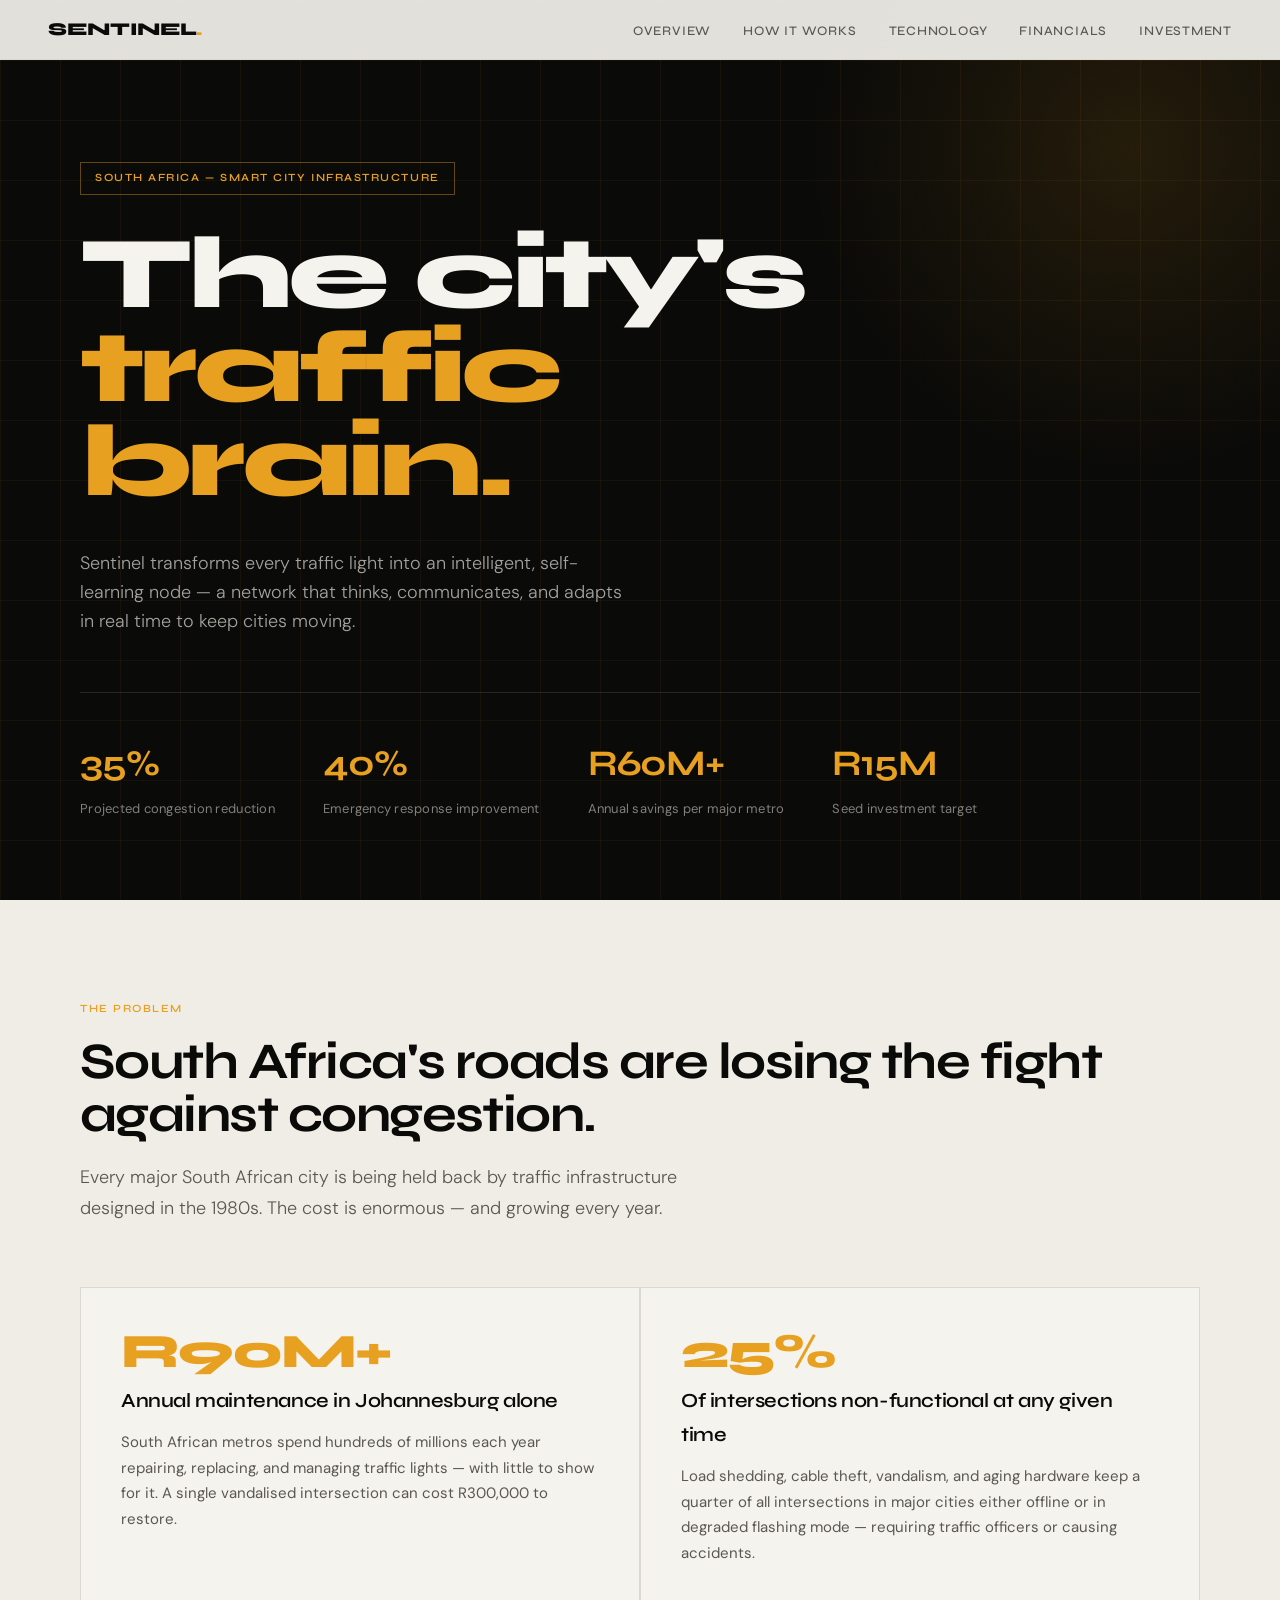
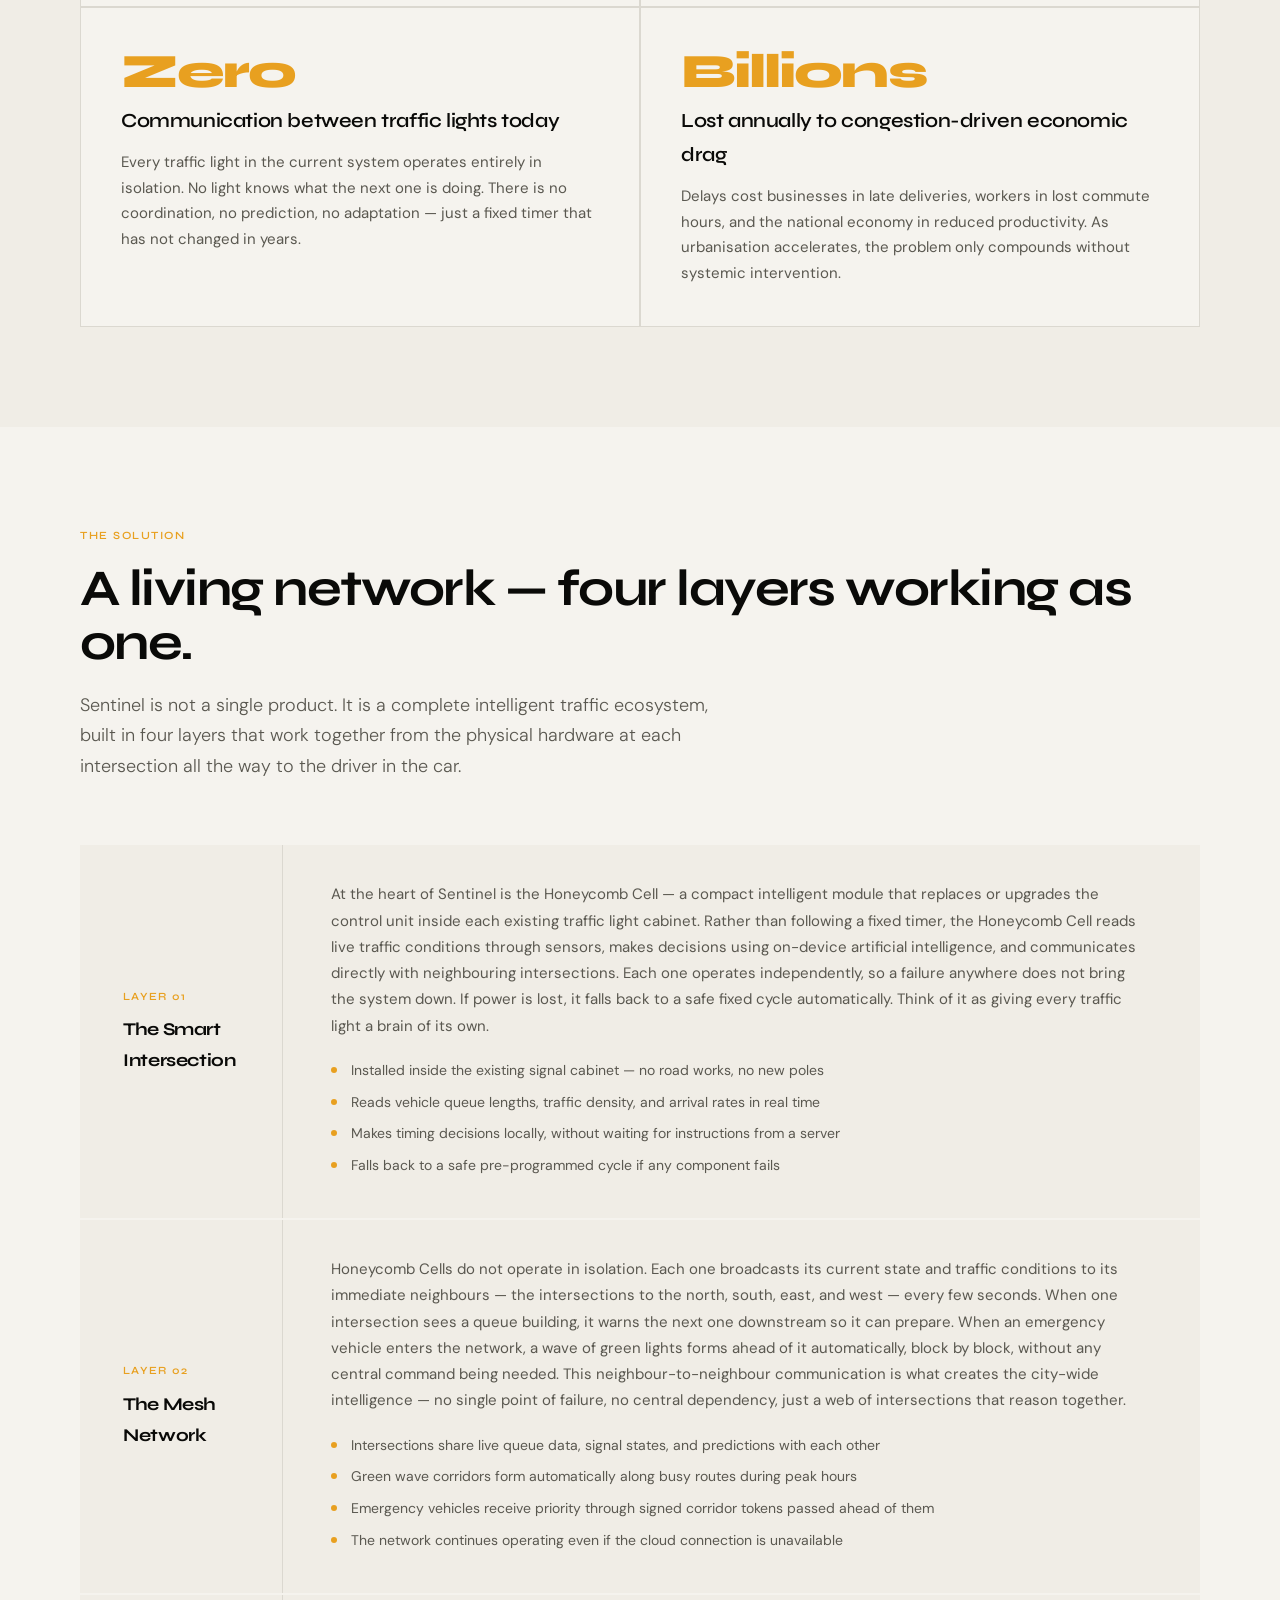
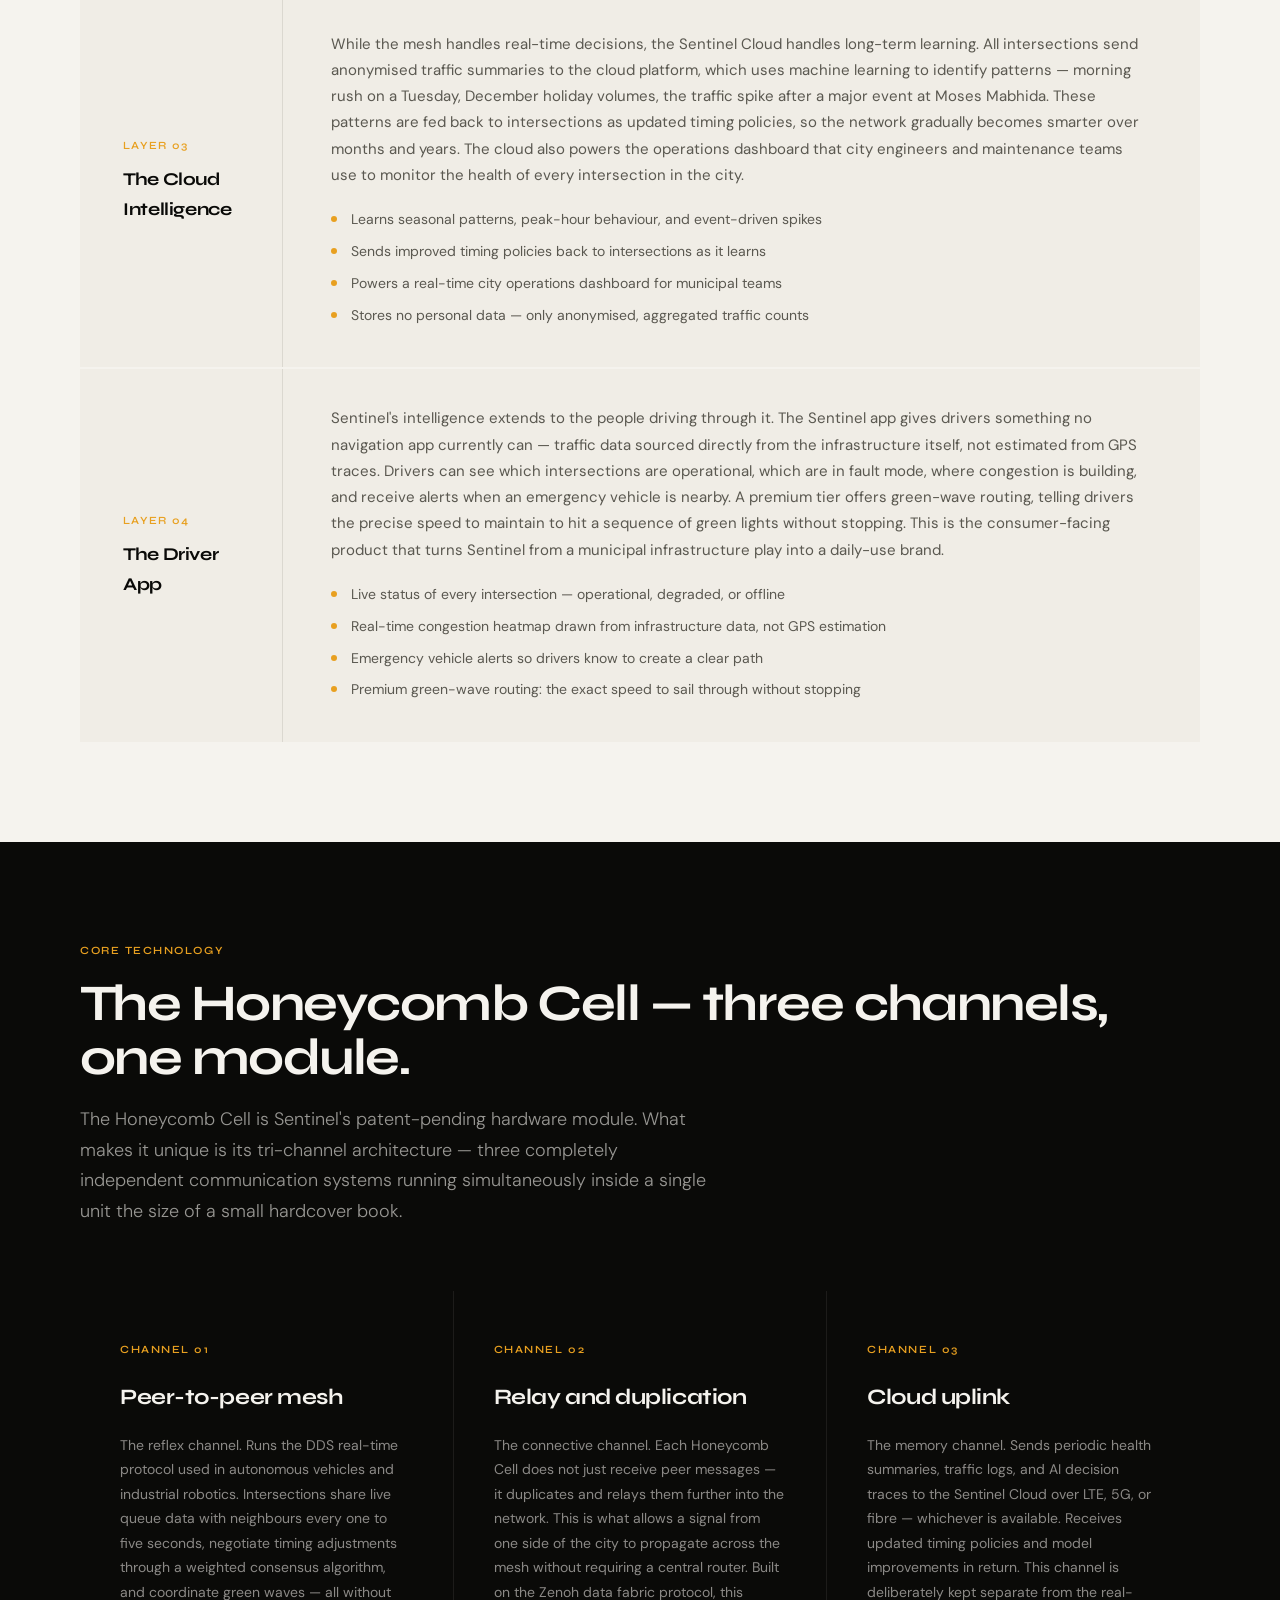
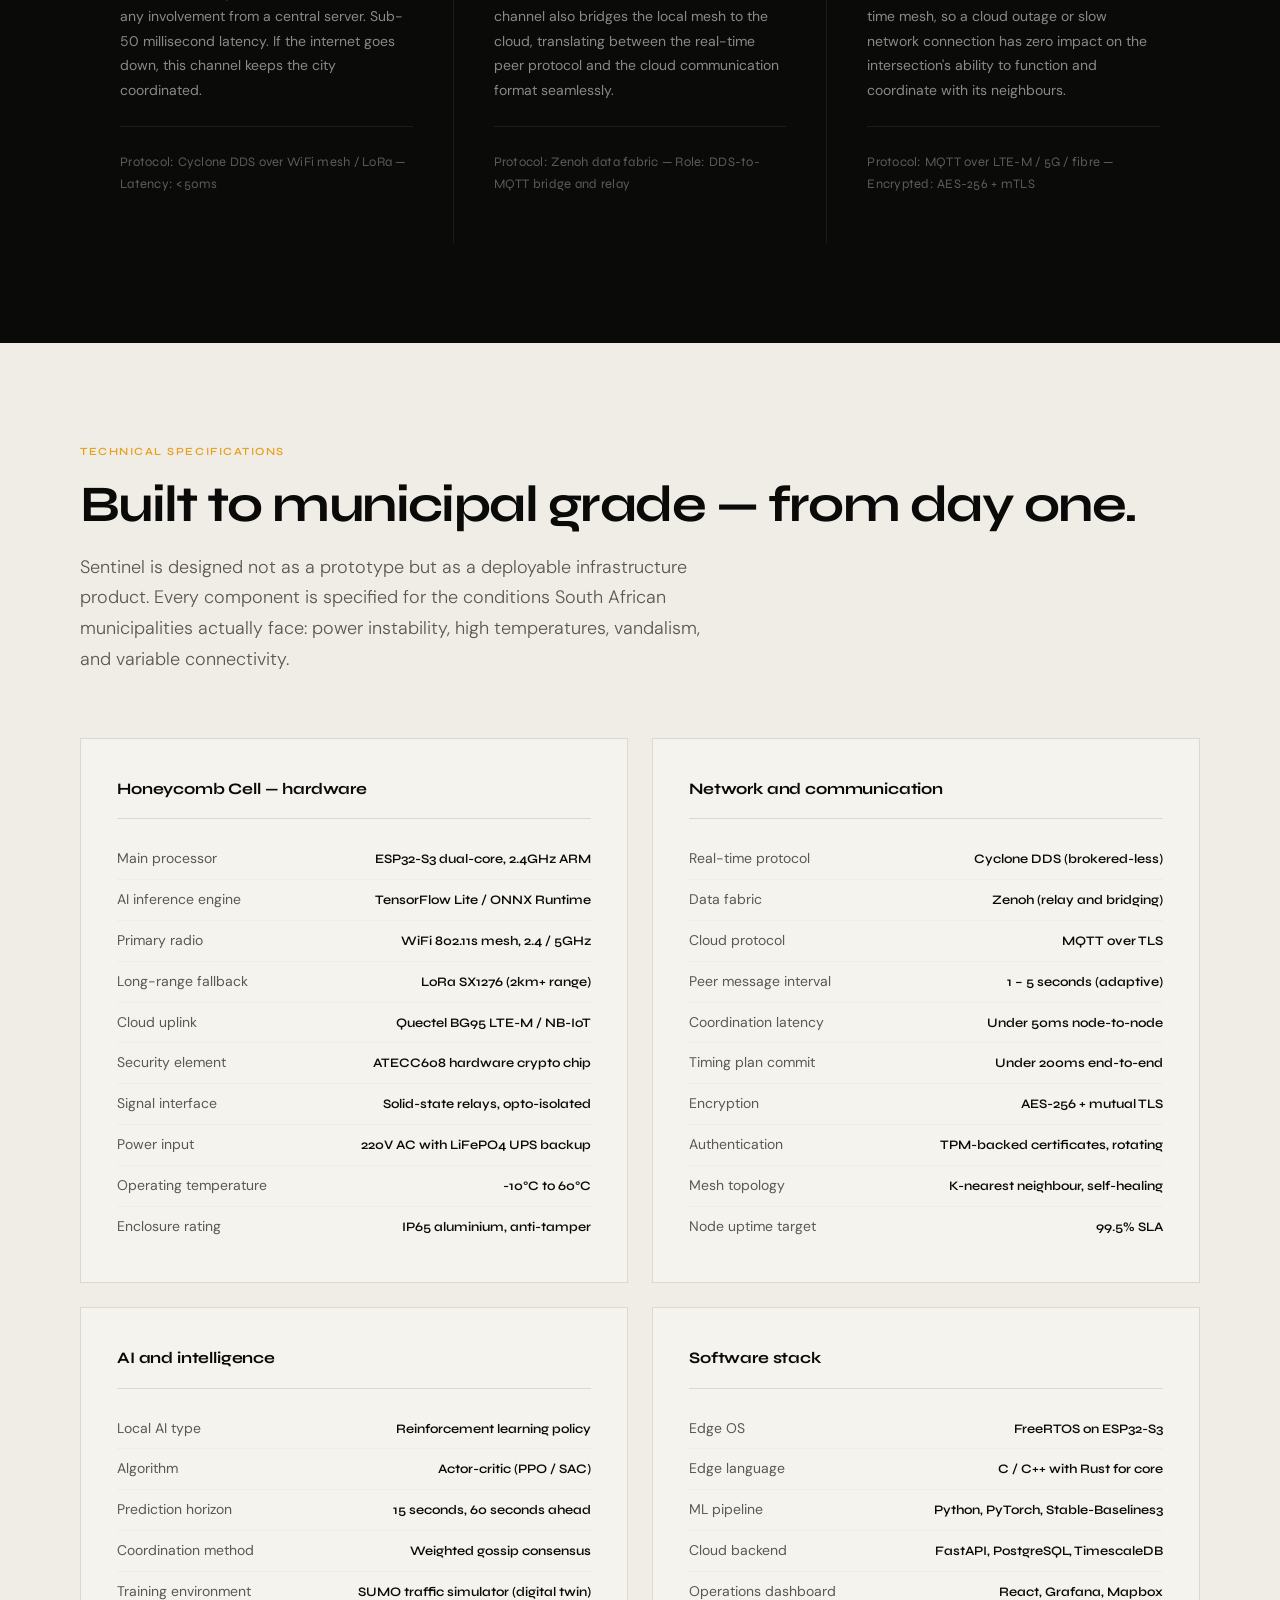
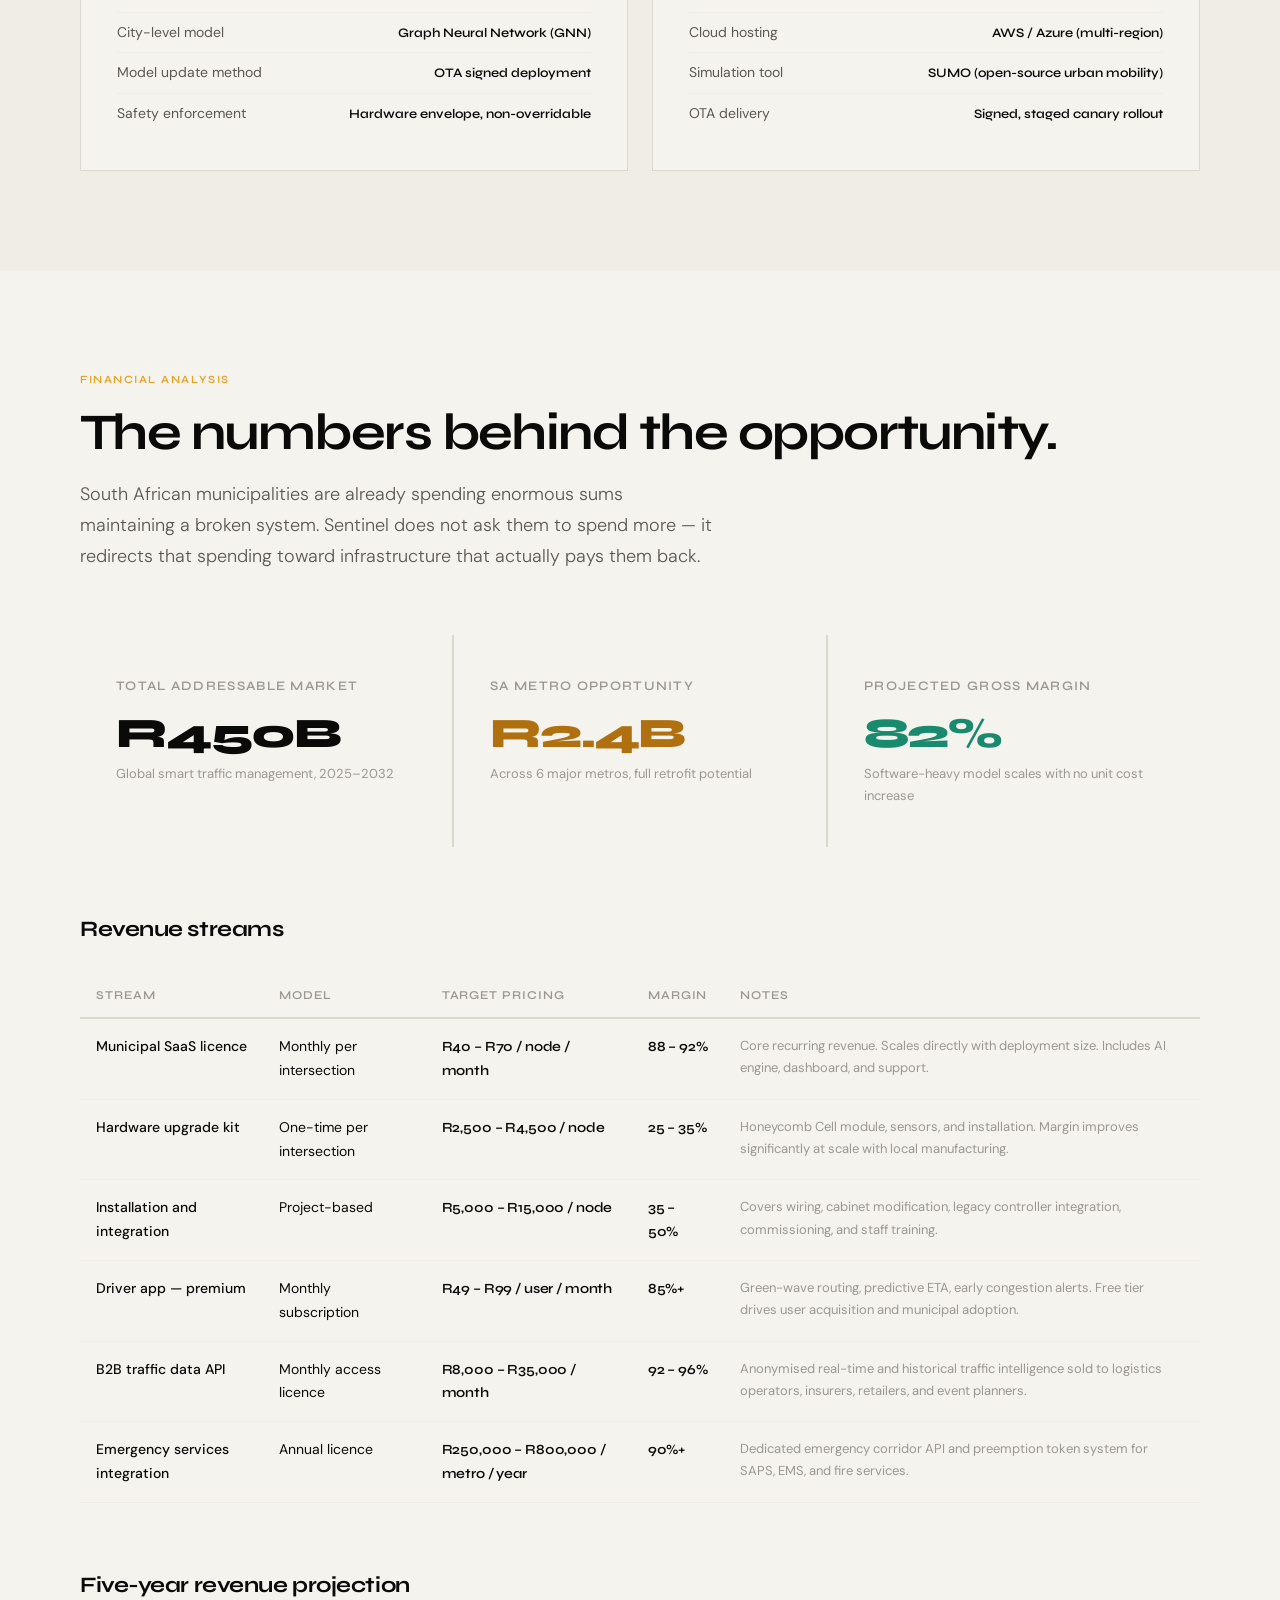
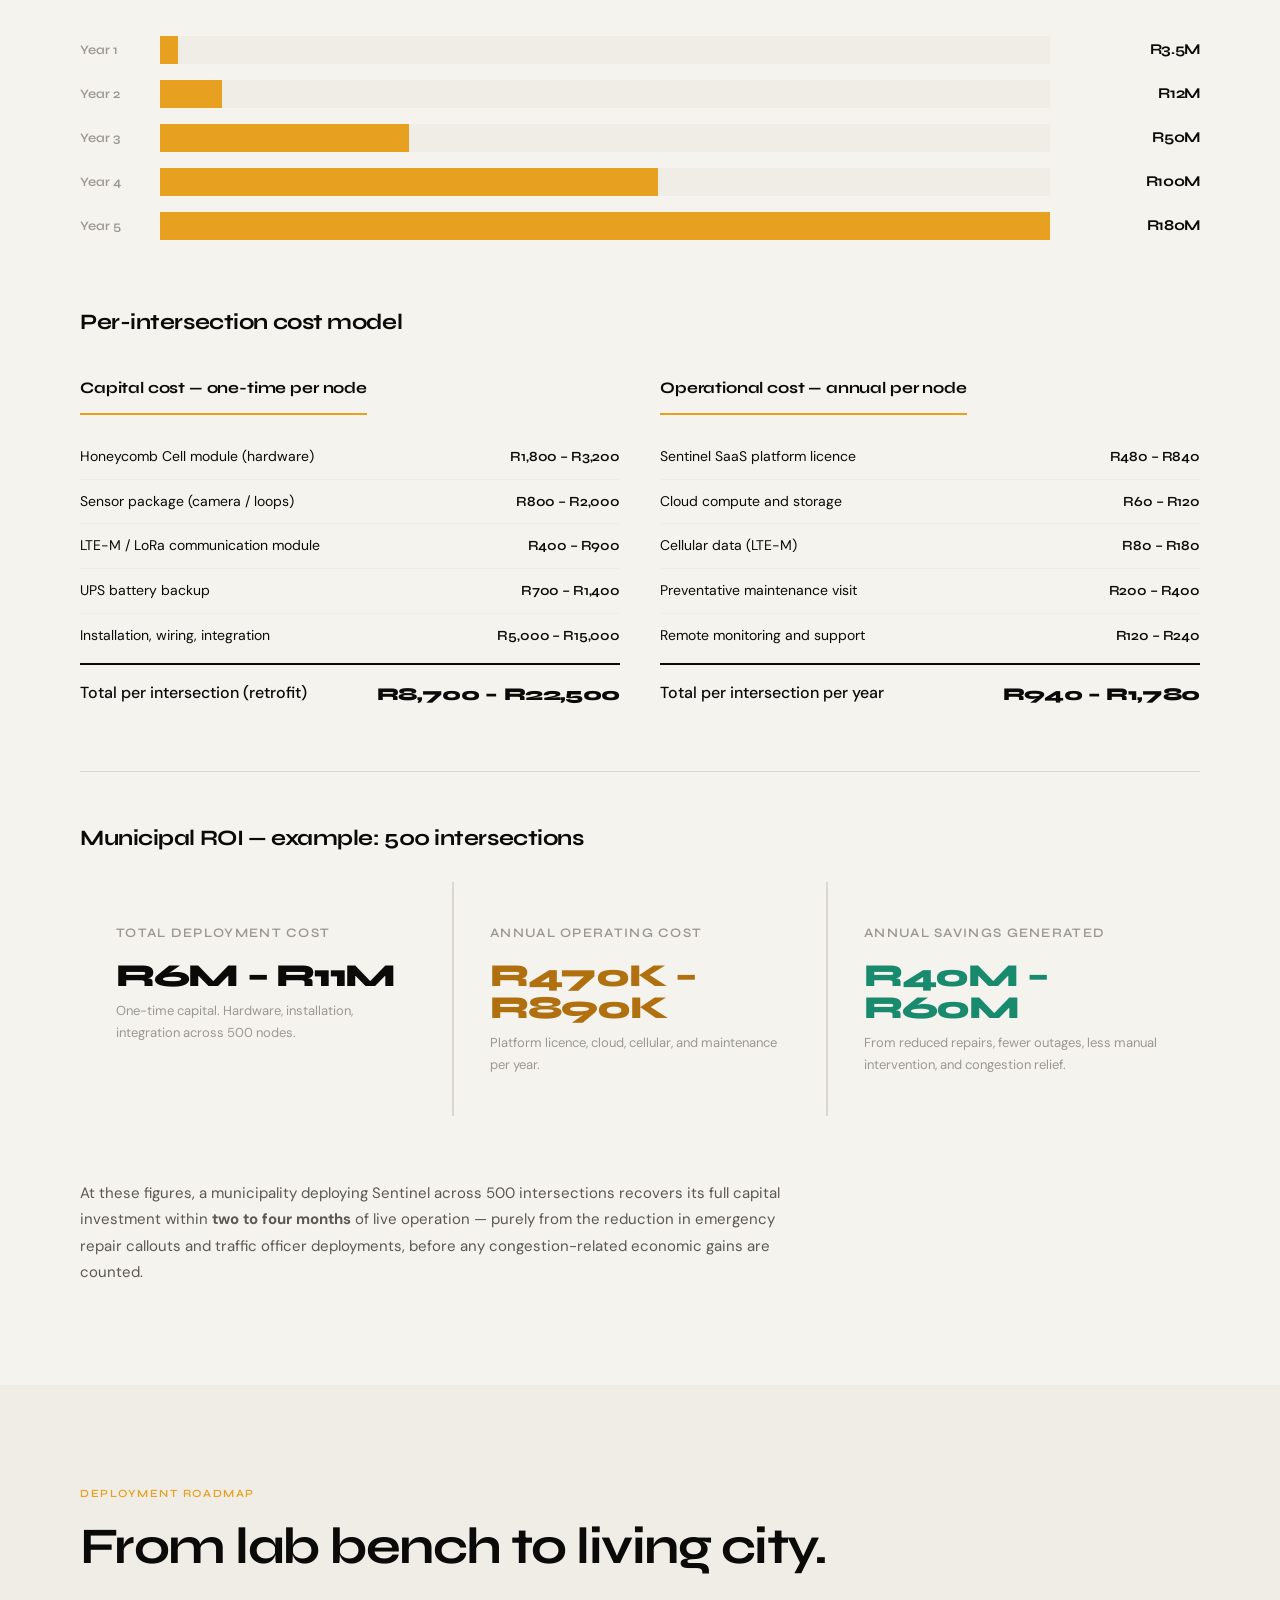
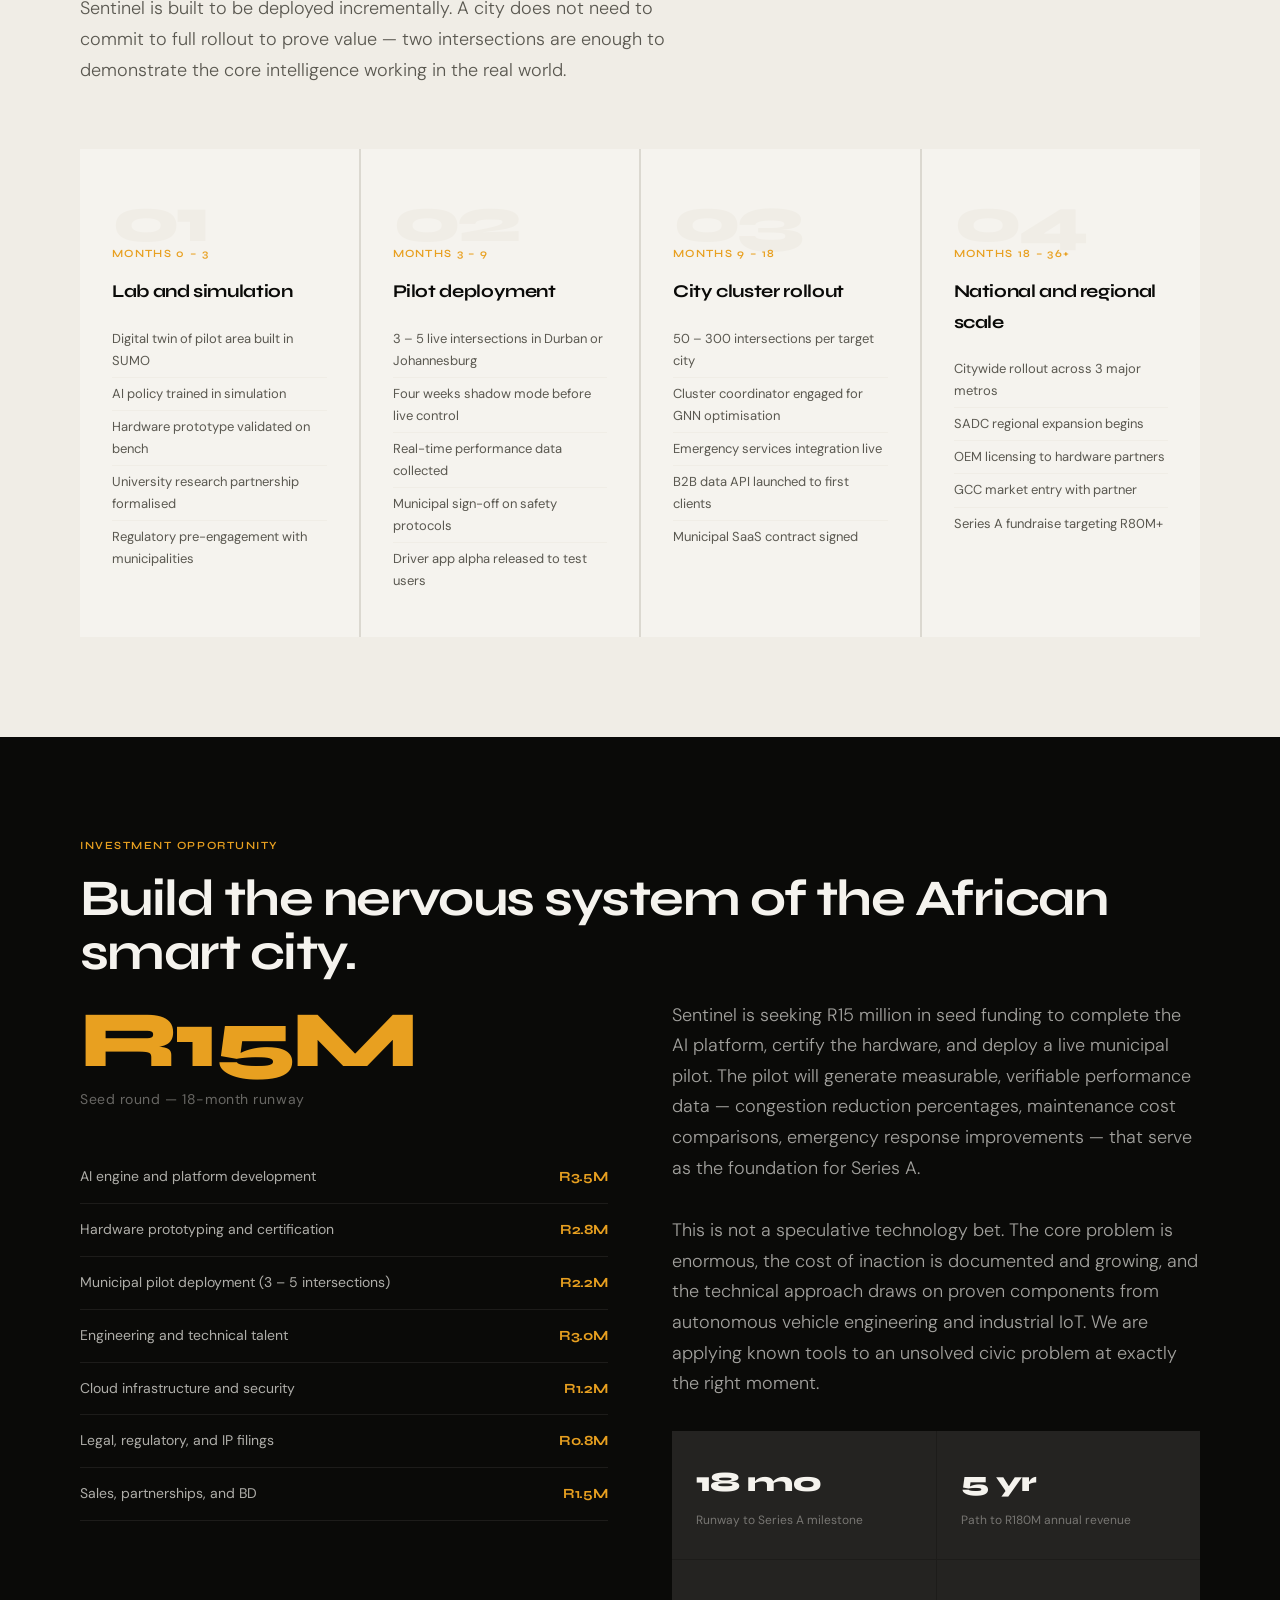
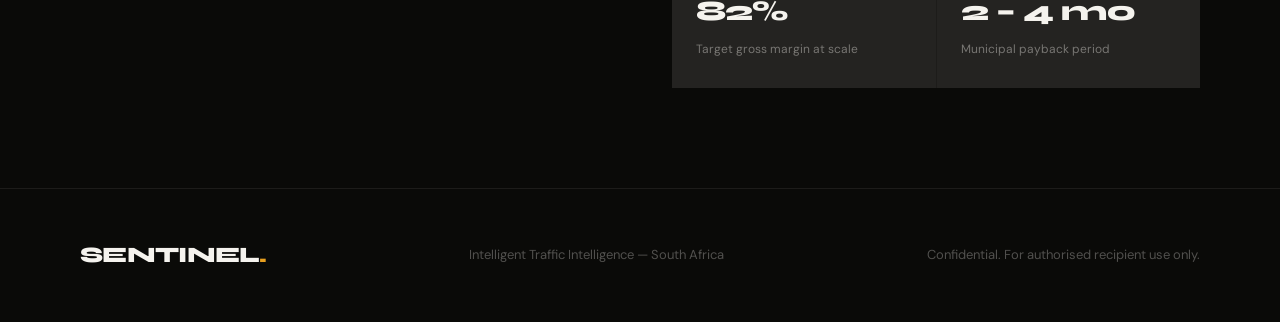
<file: sentinel.html>
<!DOCTYPE html>
<html lang="en">
<head>
<meta charset="UTF-8">
<meta name="viewport" content="width=device-width, initial-scale=1.0">
<title>Sentinel — Intelligent Traffic Intelligence</title>
<link rel="preconnect" href="https://fonts.googleapis.com">
<link rel="preconnect" href="https://fonts.gstatic.com" crossorigin>
<link href="https://fonts.googleapis.com/css2?family=Syne:wght@400;500;600;700;800&family=DM+Sans:ital,opsz,wght@0,9..40,300;0,9..40,400;0,9..40,500;1,9..40,300&display=swap" rel="stylesheet">
<style>
  *, *::before, *::after { box-sizing: border-box; margin: 0; padding: 0; }

  :root {
    --black: #0a0a08;
    --white: #f5f3ee;
    --amber: #e8a020;
    --amber-dim: #b07010;
    --amber-pale: #fdf3dc;
    --teal: #1a8a6e;
    --teal-pale: #e0f4ef;
    --gray-100: #f0ede6;
    --gray-200: #dbd8d0;
    --gray-400: #9a9890;
    --gray-600: #5a5850;
    --body: 'DM Sans', sans-serif;
    --display: 'Syne', sans-serif;
  }

  html { scroll-behavior: smooth; }

  body {
    font-family: var(--body);
    background: var(--white);
    color: var(--black);
    font-size: 16px;
    line-height: 1.7;
    overflow-x: hidden;
  }

  /* NAV */
  nav {
    position: fixed; top: 0; left: 0; right: 0; z-index: 100;
    background: rgba(245,243,238,0.92);
    backdrop-filter: blur(12px);
    border-bottom: 1px solid var(--gray-200);
    padding: 0 48px;
    height: 60px;
    display: flex; align-items: center; justify-content: space-between;
  }
  .nav-logo {
    font-family: var(--display);
    font-weight: 800; font-size: 18px;
    letter-spacing: -0.02em;
    color: var(--black);
    text-decoration: none;
  }
  .nav-logo span { color: var(--amber); }
  .nav-links { display: flex; gap: 32px; list-style: none; }
  .nav-links a {
    font-family: var(--display);
    font-size: 13px; font-weight: 500;
    letter-spacing: 0.06em; text-transform: uppercase;
    color: var(--gray-600); text-decoration: none;
    transition: color 0.2s;
  }
  .nav-links a:hover { color: var(--black); }

  /* HERO */
  .hero {
    min-height: 100vh;
    background: var(--black);
    color: var(--white);
    display: flex; flex-direction: column; justify-content: flex-end;
    padding: 120px 80px 80px;
    position: relative;
    overflow: hidden;
  }
  .hero-grid {
    position: absolute; inset: 0;
    background-image:
      linear-gradient(rgba(232,160,32,0.06) 1px, transparent 1px),
      linear-gradient(90deg, rgba(232,160,32,0.06) 1px, transparent 1px);
    background-size: 60px 60px;
  }
  .hero-glow {
    position: absolute; top: -200px; right: -200px;
    width: 700px; height: 700px;
    background: radial-gradient(circle, rgba(232,160,32,0.12) 0%, transparent 65%);
    pointer-events: none;
  }
  .hero-tag {
    font-family: var(--display);
    font-size: 11px; font-weight: 600;
    letter-spacing: 0.14em; text-transform: uppercase;
    color: var(--amber);
    border: 1px solid rgba(232,160,32,0.4);
    display: inline-block; padding: 6px 14px;
    margin-bottom: 32px; width: fit-content;
  }
  .hero h1 {
    font-family: var(--display);
    font-size: clamp(52px, 8vw, 110px);
    font-weight: 800; line-height: 0.92;
    letter-spacing: -0.04em;
    max-width: 900px;
    margin-bottom: 40px;
  }
  .hero h1 em { color: var(--amber); font-style: normal; }
  .hero-sub {
    font-size: 18px; font-weight: 300;
    color: rgba(245,243,238,0.65);
    max-width: 560px; line-height: 1.6;
    margin-bottom: 56px;
  }
  .hero-stats {
    display: flex; gap: 48px;
    border-top: 1px solid rgba(245,243,238,0.12);
    padding-top: 40px;
  }
  .hero-stat-val {
    font-family: var(--display);
    font-size: 36px; font-weight: 700;
    color: var(--amber);
    letter-spacing: -0.03em;
  }
  .hero-stat-label {
    font-size: 13px; color: rgba(245,243,238,0.5);
    margin-top: 4px; letter-spacing: 0.02em;
  }

  /* SECTION SYSTEM */
  section { padding: 100px 80px; }
  .section-tag {
    font-family: var(--display);
    font-size: 11px; font-weight: 600;
    letter-spacing: 0.14em; text-transform: uppercase;
    color: var(--amber);
    margin-bottom: 16px;
  }
  h2 {
    font-family: var(--display);
    font-size: clamp(32px, 4vw, 52px);
    font-weight: 700; line-height: 1.05;
    letter-spacing: -0.03em;
    margin-bottom: 20px;
  }
  .section-intro {
    font-size: 18px; font-weight: 300;
    color: var(--gray-600);
    max-width: 640px; line-height: 1.7;
    margin-bottom: 64px;
  }

  /* PROBLEM */
  .problem { background: var(--gray-100); }
  .problem-grid {
    display: grid; grid-template-columns: 1fr 1fr;
    gap: 2px; background: var(--gray-200);
    border: 1px solid var(--gray-200);
  }
  .problem-card {
    background: var(--white);
    padding: 40px;
  }
  .problem-card h3 {
    font-family: var(--display);
    font-size: 20px; font-weight: 600;
    margin-bottom: 12px; letter-spacing: -0.02em;
  }
  .problem-card p { color: var(--gray-600); font-size: 15px; line-height: 1.7; }
  .problem-num {
    font-family: var(--display);
    font-size: 48px; font-weight: 800;
    color: var(--amber);
    letter-spacing: -0.04em;
    margin-bottom: 8px;
    line-height: 1;
  }

  /* HOW IT WORKS */
  .layers { background: var(--white); }
  .layer-stack { display: flex; flex-direction: column; gap: 2px; }
  .layer {
    display: grid; grid-template-columns: 200px 1fr;
    background: var(--gray-100);
    border-left: 3px solid transparent;
    transition: border-color 0.2s, background 0.2s;
    cursor: default;
  }
  .layer:hover {
    border-left-color: var(--amber);
    background: var(--amber-pale);
  }
  .layer-num {
    padding: 36px 40px;
    border-right: 1px solid var(--gray-200);
    display: flex; flex-direction: column; justify-content: center;
  }
  .layer-num-val {
    font-family: var(--display);
    font-size: 11px; font-weight: 600;
    letter-spacing: 0.12em; text-transform: uppercase;
    color: var(--amber); margin-bottom: 8px;
  }
  .layer-num h3 {
    font-family: var(--display);
    font-size: 18px; font-weight: 700;
    letter-spacing: -0.02em;
  }
  .layer-body { padding: 36px 48px; }
  .layer-body p { color: var(--gray-600); font-size: 15px; line-height: 1.75; }
  .layer-body ul { margin-top: 16px; padding-left: 0; list-style: none; }
  .layer-body ul li {
    font-size: 14px; color: var(--gray-600);
    padding: 4px 0 4px 20px; position: relative;
  }
  .layer-body ul li::before {
    content: ''; position: absolute; left: 0; top: 12px;
    width: 6px; height: 6px;
    background: var(--amber); border-radius: 50%;
  }

  /* HONEYCOMB */
  .honeycomb-section { background: var(--black); color: var(--white); }
  .honeycomb-section h2 { color: var(--white); }
  .honeycomb-section .section-intro { color: rgba(245,243,238,0.6); }
  .channels {
    display: grid; grid-template-columns: repeat(3, 1fr);
    gap: 1px; background: rgba(245,243,238,0.08);
  }
  .channel {
    background: var(--black);
    padding: 48px 40px;
    border-top: 2px solid transparent;
    transition: border-color 0.2s;
  }
  .channel:hover { border-top-color: var(--amber); }
  .channel-num {
    font-family: var(--display);
    font-size: 11px; font-weight: 600;
    letter-spacing: 0.14em; text-transform: uppercase;
    color: var(--amber); margin-bottom: 20px;
  }
  .channel h3 {
    font-family: var(--display);
    font-size: 22px; font-weight: 700;
    letter-spacing: -0.02em;
    color: var(--white); margin-bottom: 16px;
  }
  .channel p { font-size: 14px; color: rgba(245,243,238,0.55); line-height: 1.75; }
  .channel-spec {
    margin-top: 24px; padding-top: 24px;
    border-top: 1px solid rgba(245,243,238,0.08);
    font-size: 13px; color: rgba(245,243,238,0.35);
    font-family: var(--display); letter-spacing: 0.02em;
  }

  /* TECH SPECS */
  .tech { background: var(--gray-100); }
  .specs-grid {
    display: grid; grid-template-columns: repeat(2, 1fr);
    gap: 24px;
  }
  .spec-card {
    background: var(--white);
    border: 1px solid var(--gray-200);
    padding: 36px;
  }
  .spec-card h3 {
    font-family: var(--display);
    font-size: 16px; font-weight: 700;
    letter-spacing: -0.01em;
    margin-bottom: 20px;
    padding-bottom: 16px;
    border-bottom: 1px solid var(--gray-200);
  }
  .spec-row {
    display: flex; justify-content: space-between; align-items: baseline;
    padding: 8px 0;
    border-bottom: 1px solid var(--gray-100);
    font-size: 14px;
  }
  .spec-row:last-child { border-bottom: none; }
  .spec-key { color: var(--gray-600); }
  .spec-val {
    font-family: var(--display);
    font-weight: 600; font-size: 13px;
    color: var(--black); text-align: right;
  }
  .spec-val.amber { color: var(--amber-dim); }

  /* FINANCIAL */
  .financial { background: var(--white); }
  .fin-grid {
    display: grid; grid-template-columns: repeat(3, 1fr);
    gap: 2px; background: var(--gray-200);
    margin-bottom: 64px;
  }
  .fin-card {
    background: var(--white);
    padding: 40px 36px;
  }
  .fin-card h3 {
    font-family: var(--display);
    font-size: 13px; font-weight: 600;
    letter-spacing: 0.1em; text-transform: uppercase;
    color: var(--gray-400); margin-bottom: 16px;
  }
  .fin-big {
    font-family: var(--display);
    font-size: 42px; font-weight: 800;
    letter-spacing: -0.04em;
    color: var(--black); line-height: 1;
    margin-bottom: 8px;
  }
  .fin-big.amber { color: var(--amber-dim); }
  .fin-big.teal { color: var(--teal); }
  .fin-sub { font-size: 13px; color: var(--gray-400); }

  .revenue-table { width: 100%; border-collapse: collapse; margin-bottom: 64px; }
  .revenue-table th {
    font-family: var(--display);
    font-size: 12px; font-weight: 600;
    letter-spacing: 0.08em; text-transform: uppercase;
    color: var(--gray-400);
    text-align: left; padding: 12px 16px;
    border-bottom: 2px solid var(--gray-200);
  }
  .revenue-table td {
    padding: 16px; font-size: 14px;
    border-bottom: 1px solid var(--gray-100);
    vertical-align: top;
  }
  .revenue-table tr:hover td { background: var(--gray-100); }
  .revenue-table td:first-child { font-weight: 500; }
  .revenue-table td.mono {
    font-family: var(--display);
    font-weight: 600; letter-spacing: -0.01em;
  }

  .projection-bar-wrap { margin-bottom: 64px; }
  .proj-row {
    display: grid; grid-template-columns: 60px 1fr 130px;
    align-items: center; gap: 20px;
    margin-bottom: 16px;
  }
  .proj-year {
    font-family: var(--display);
    font-size: 13px; font-weight: 600;
    color: var(--gray-400);
  }
  .proj-bar-bg {
    height: 28px; background: var(--gray-100);
    position: relative;
  }
  .proj-bar-fill {
    height: 100%; background: var(--amber);
    transition: width 0.8s ease;
  }
  .proj-val {
    font-family: var(--display);
    font-size: 15px; font-weight: 700;
    text-align: right; letter-spacing: -0.02em;
  }

  .cost-breakdown {
    display: grid; grid-template-columns: 1fr 1fr;
    gap: 40px;
  }
  .cost-section h4 {
    font-family: var(--display);
    font-size: 16px; font-weight: 700;
    margin-bottom: 20px; letter-spacing: -0.01em;
    padding-bottom: 12px;
    border-bottom: 2px solid var(--amber);
    display: inline-block;
  }
  .cost-line {
    display: flex; justify-content: space-between;
    padding: 10px 0;
    border-bottom: 1px solid var(--gray-100);
    font-size: 14px;
  }
  .cost-line span:last-child {
    font-family: var(--display);
    font-weight: 600; letter-spacing: -0.01em;
  }
  .cost-total {
    display: flex; justify-content: space-between;
    padding: 14px 0; font-weight: 500;
    border-top: 2px solid var(--black); margin-top: 4px;
  }
  .cost-total span:last-child {
    font-family: var(--display);
    font-size: 18px; font-weight: 800;
    letter-spacing: -0.02em;
  }

  /* ROADMAP */
  .roadmap { background: var(--gray-100); }
  .phases {
    display: grid; grid-template-columns: repeat(4, 1fr);
    gap: 2px; background: var(--gray-200);
  }
  .phase {
    background: var(--white); padding: 40px 32px;
    position: relative;
  }
  .phase-num {
    font-family: var(--display);
    font-size: 64px; font-weight: 800;
    color: var(--gray-100); line-height: 1;
    margin-bottom: -8px;
    letter-spacing: -0.06em;
  }
  .phase-tag {
    font-family: var(--display);
    font-size: 11px; font-weight: 600;
    letter-spacing: 0.12em; text-transform: uppercase;
    color: var(--amber); margin-bottom: 12px;
  }
  .phase h3 {
    font-family: var(--display);
    font-size: 18px; font-weight: 700;
    letter-spacing: -0.02em; margin-bottom: 16px;
  }
  .phase ul { list-style: none; padding: 0; }
  .phase ul li { font-size: 13px; color: var(--gray-600); padding: 5px 0; border-bottom: 1px solid var(--gray-100); }
  .phase ul li:last-child { border-bottom: none; }

  /* INVESTMENT ASK */
  .ask { background: var(--black); color: var(--white); }
  .ask h2 { color: var(--white); }
  .ask-grid {
    display: grid; grid-template-columns: 1fr 1fr;
    gap: 64px; align-items: start;
  }
  .ask-amount {
    font-family: var(--display);
    font-size: 80px; font-weight: 800;
    color: var(--amber); line-height: 1;
    letter-spacing: -0.05em;
    margin-bottom: 8px;
  }
  .ask-label {
    font-size: 14px; color: rgba(245,243,238,0.4);
    margin-bottom: 40px; letter-spacing: 0.04em;
  }
  .ask-use { list-style: none; padding: 0; }
  .ask-use li {
    display: flex; justify-content: space-between;
    padding: 14px 0;
    border-bottom: 1px solid rgba(245,243,238,0.08);
    font-size: 14px; color: rgba(245,243,238,0.7);
  }
  .ask-use li span:last-child {
    font-family: var(--display);
    font-weight: 700; color: var(--amber);
    letter-spacing: -0.01em;
  }
  .ask-right p {
    font-size: 18px; font-weight: 300;
    color: rgba(245,243,238,0.65);
    line-height: 1.7; margin-bottom: 32px;
  }
  .ask-metrics {
    display: grid; grid-template-columns: 1fr 1fr;
    gap: 1px; background: rgba(245,243,238,0.08);
  }
  .ask-metric {
    background: rgba(245,243,238,0.03);
    padding: 28px 24px;
  }
  .ask-metric-val {
    font-family: var(--display);
    font-size: 28px; font-weight: 800;
    color: var(--white); letter-spacing: -0.03em;
    margin-bottom: 4px;
  }
  .ask-metric-label { font-size: 12px; color: rgba(245,243,238,0.4); }

  /* FOOTER */
  footer {
    background: var(--black);
    border-top: 1px solid rgba(245,243,238,0.08);
    padding: 48px 80px;
    display: flex; justify-content: space-between; align-items: center;
  }
  .footer-logo {
    font-family: var(--display);
    font-size: 22px; font-weight: 800;
    color: var(--white); letter-spacing: -0.03em;
  }
  .footer-logo span { color: var(--amber); }
  footer p { font-size: 13px; color: rgba(245,243,238,0.3); }

  /* DIVIDER */
  .divider {
    height: 1px; background: var(--gray-200);
    margin: 48px 0;
  }

  /* ANIMATIONS */
  @keyframes fadeUp {
    from { opacity: 0; transform: translateY(24px); }
    to   { opacity: 1; transform: translateY(0); }
  }
  .hero-tag, .hero h1, .hero-sub, .hero-stats {
    animation: fadeUp 0.8s ease both;
  }
  .hero h1      { animation-delay: 0.1s; }
  .hero-sub     { animation-delay: 0.2s; }
  .hero-stats   { animation-delay: 0.3s; }

  @media (max-width: 900px) {
    nav { padding: 0 24px; }
    .nav-links { display: none; }
    section { padding: 64px 24px; }
    .hero { padding: 100px 24px 60px; }
    .hero-stats { flex-wrap: wrap; gap: 28px; }
    .problem-grid, .specs-grid, .fin-grid, .phases, .ask-grid, .channels,
    .cost-breakdown { grid-template-columns: 1fr; }
    .layer { grid-template-columns: 1fr; }
    .layer-num { border-right: none; border-bottom: 1px solid var(--gray-200); }
    footer { flex-direction: column; gap: 16px; text-align: center; }
  }
</style>
</head>
<body>

<!-- NAV -->
<nav>
  <a href="#" class="nav-logo">SENTINEL<span>.</span></a>
  <ul class="nav-links">
    <li><a href="#overview">Overview</a></li>
    <li><a href="#how-it-works">How it works</a></li>
    <li><a href="#technology">Technology</a></li>
    <li><a href="#financials">Financials</a></li>
    <li><a href="#investment">Investment</a></li>
  </ul>
</nav>

<!-- HERO -->
<section class="hero" id="top">
  <div class="hero-grid"></div>
  <div class="hero-glow"></div>
  <div class="hero-tag">South Africa — Smart City Infrastructure</div>
  <h1>The city's<br><em>traffic brain.</em></h1>
  <p class="hero-sub">Sentinel transforms every traffic light into an intelligent, self-learning node — a network that thinks, communicates, and adapts in real time to keep cities moving.</p>
  <div class="hero-stats">
    <div>
      <div class="hero-stat-val">35%</div>
      <div class="hero-stat-label">Projected congestion reduction</div>
    </div>
    <div>
      <div class="hero-stat-val">40%</div>
      <div class="hero-stat-label">Emergency response improvement</div>
    </div>
    <div>
      <div class="hero-stat-val">R60M+</div>
      <div class="hero-stat-label">Annual savings per major metro</div>
    </div>
    <div>
      <div class="hero-stat-val">R15M</div>
      <div class="hero-stat-label">Seed investment target</div>
    </div>
  </div>
</section>

<!-- PROBLEM -->
<section class="problem" id="overview">
  <div class="section-tag">The Problem</div>
  <h2>South Africa's roads are losing the fight against congestion.</h2>
  <p class="section-intro">Every major South African city is being held back by traffic infrastructure designed in the 1980s. The cost is enormous — and growing every year.</p>
  <div class="problem-grid">
    <div class="problem-card">
      <div class="problem-num">R90M+</div>
      <h3>Annual maintenance in Johannesburg alone</h3>
      <p>South African metros spend hundreds of millions each year repairing, replacing, and managing traffic lights — with little to show for it. A single vandalised intersection can cost R300,000 to restore.</p>
    </div>
    <div class="problem-card">
      <div class="problem-num">25%</div>
      <h3>Of intersections non-functional at any given time</h3>
      <p>Load shedding, cable theft, vandalism, and aging hardware keep a quarter of all intersections in major cities either offline or in degraded flashing mode — requiring traffic officers or causing accidents.</p>
    </div>
    <div class="problem-card">
      <div class="problem-num">Zero</div>
      <h3>Communication between traffic lights today</h3>
      <p>Every traffic light in the current system operates entirely in isolation. No light knows what the next one is doing. There is no coordination, no prediction, no adaptation — just a fixed timer that has not changed in years.</p>
    </div>
    <div class="problem-card">
      <div class="problem-num">Billions</div>
      <h3>Lost annually to congestion-driven economic drag</h3>
      <p>Delays cost businesses in late deliveries, workers in lost commute hours, and the national economy in reduced productivity. As urbanisation accelerates, the problem only compounds without systemic intervention.</p>
    </div>
  </div>
</section>

<!-- OVERVIEW -->
<section class="layers" id="how-it-works">
  <div class="section-tag">The Solution</div>
  <h2>A living network — four layers working as one.</h2>
  <p class="section-intro">Sentinel is not a single product. It is a complete intelligent traffic ecosystem, built in four layers that work together from the physical hardware at each intersection all the way to the driver in the car.</p>
  <div class="layer-stack">

    <div class="layer">
      <div class="layer-num">
        <div class="layer-num-val">Layer 01</div>
        <h3>The Smart Intersection</h3>
      </div>
      <div class="layer-body">
        <p>At the heart of Sentinel is the Honeycomb Cell — a compact intelligent module that replaces or upgrades the control unit inside each existing traffic light cabinet. Rather than following a fixed timer, the Honeycomb Cell reads live traffic conditions through sensors, makes decisions using on-device artificial intelligence, and communicates directly with neighbouring intersections. Each one operates independently, so a failure anywhere does not bring the system down. If power is lost, it falls back to a safe fixed cycle automatically. Think of it as giving every traffic light a brain of its own.</p>
        <ul>
          <li>Installed inside the existing signal cabinet — no road works, no new poles</li>
          <li>Reads vehicle queue lengths, traffic density, and arrival rates in real time</li>
          <li>Makes timing decisions locally, without waiting for instructions from a server</li>
          <li>Falls back to a safe pre-programmed cycle if any component fails</li>
        </ul>
      </div>
    </div>

    <div class="layer">
      <div class="layer-num">
        <div class="layer-num-val">Layer 02</div>
        <h3>The Mesh Network</h3>
      </div>
      <div class="layer-body">
        <p>Honeycomb Cells do not operate in isolation. Each one broadcasts its current state and traffic conditions to its immediate neighbours — the intersections to the north, south, east, and west — every few seconds. When one intersection sees a queue building, it warns the next one downstream so it can prepare. When an emergency vehicle enters the network, a wave of green lights forms ahead of it automatically, block by block, without any central command being needed. This neighbour-to-neighbour communication is what creates the city-wide intelligence — no single point of failure, no central dependency, just a web of intersections that reason together.</p>
        <ul>
          <li>Intersections share live queue data, signal states, and predictions with each other</li>
          <li>Green wave corridors form automatically along busy routes during peak hours</li>
          <li>Emergency vehicles receive priority through signed corridor tokens passed ahead of them</li>
          <li>The network continues operating even if the cloud connection is unavailable</li>
        </ul>
      </div>
    </div>

    <div class="layer">
      <div class="layer-num">
        <div class="layer-num-val">Layer 03</div>
        <h3>The Cloud Intelligence</h3>
      </div>
      <div class="layer-body">
        <p>While the mesh handles real-time decisions, the Sentinel Cloud handles long-term learning. All intersections send anonymised traffic summaries to the cloud platform, which uses machine learning to identify patterns — morning rush on a Tuesday, December holiday volumes, the traffic spike after a major event at Moses Mabhida. These patterns are fed back to intersections as updated timing policies, so the network gradually becomes smarter over months and years. The cloud also powers the operations dashboard that city engineers and maintenance teams use to monitor the health of every intersection in the city.</p>
        <ul>
          <li>Learns seasonal patterns, peak-hour behaviour, and event-driven spikes</li>
          <li>Sends improved timing policies back to intersections as it learns</li>
          <li>Powers a real-time city operations dashboard for municipal teams</li>
          <li>Stores no personal data — only anonymised, aggregated traffic counts</li>
        </ul>
      </div>
    </div>

    <div class="layer">
      <div class="layer-num">
        <div class="layer-num-val">Layer 04</div>
        <h3>The Driver App</h3>
      </div>
      <div class="layer-body">
        <p>Sentinel's intelligence extends to the people driving through it. The Sentinel app gives drivers something no navigation app currently can — traffic data sourced directly from the infrastructure itself, not estimated from GPS traces. Drivers can see which intersections are operational, which are in fault mode, where congestion is building, and receive alerts when an emergency vehicle is nearby. A premium tier offers green-wave routing, telling drivers the precise speed to maintain to hit a sequence of green lights without stopping. This is the consumer-facing product that turns Sentinel from a municipal infrastructure play into a daily-use brand.</p>
        <ul>
          <li>Live status of every intersection — operational, degraded, or offline</li>
          <li>Real-time congestion heatmap drawn from infrastructure data, not GPS estimation</li>
          <li>Emergency vehicle alerts so drivers know to create a clear path</li>
          <li>Premium green-wave routing: the exact speed to sail through without stopping</li>
        </ul>
      </div>
    </div>

  </div>
</section>

<!-- HONEYCOMB CHANNELS -->
<section class="honeycomb-section">
  <div class="section-tag">Core Technology</div>
  <h2>The Honeycomb Cell — three channels, one module.</h2>
  <p class="section-intro">The Honeycomb Cell is Sentinel's patent-pending hardware module. What makes it unique is its tri-channel architecture — three completely independent communication systems running simultaneously inside a single unit the size of a small hardcover book.</p>
  <div class="channels">
    <div class="channel">
      <div class="channel-num">Channel 01</div>
      <h3>Peer-to-peer mesh</h3>
      <p>The reflex channel. Runs the DDS real-time protocol used in autonomous vehicles and industrial robotics. Intersections share live queue data with neighbours every one to five seconds, negotiate timing adjustments through a weighted consensus algorithm, and coordinate green waves — all without any involvement from a central server. Sub-50 millisecond latency. If the internet goes down, this channel keeps the city coordinated.</p>
      <div class="channel-spec">Protocol: Cyclone DDS over WiFi mesh / LoRa — Latency: &lt;50ms</div>
    </div>
    <div class="channel">
      <div class="channel-num">Channel 02</div>
      <h3>Relay and duplication</h3>
      <p>The connective channel. Each Honeycomb Cell does not just receive peer messages — it duplicates and relays them further into the network. This is what allows a signal from one side of the city to propagate across the mesh without requiring a central router. Built on the Zenoh data fabric protocol, this channel also bridges the local mesh to the cloud, translating between the real-time peer protocol and the cloud communication format seamlessly.</p>
      <div class="channel-spec">Protocol: Zenoh data fabric — Role: DDS-to-MQTT bridge and relay</div>
    </div>
    <div class="channel">
      <div class="channel-num">Channel 03</div>
      <h3>Cloud uplink</h3>
      <p>The memory channel. Sends periodic health summaries, traffic logs, and AI decision traces to the Sentinel Cloud over LTE, 5G, or fibre — whichever is available. Receives updated timing policies and model improvements in return. This channel is deliberately kept separate from the real-time mesh, so a cloud outage or slow network connection has zero impact on the intersection's ability to function and coordinate with its neighbours.</p>
      <div class="channel-spec">Protocol: MQTT over LTE-M / 5G / fibre — Encrypted: AES-256 + mTLS</div>
    </div>
  </div>
</section>

<!-- TECHNICAL SPECS -->
<section class="tech" id="technology">
  <div class="section-tag">Technical Specifications</div>
  <h2>Built to municipal grade — from day one.</h2>
  <p class="section-intro">Sentinel is designed not as a prototype but as a deployable infrastructure product. Every component is specified for the conditions South African municipalities actually face: power instability, high temperatures, vandalism, and variable connectivity.</p>
  <div class="specs-grid">

    <div class="spec-card">
      <h3>Honeycomb Cell — hardware</h3>
      <div class="spec-row"><span class="spec-key">Main processor</span><span class="spec-val">ESP32-S3 dual-core, 2.4GHz ARM</span></div>
      <div class="spec-row"><span class="spec-key">AI inference engine</span><span class="spec-val">TensorFlow Lite / ONNX Runtime</span></div>
      <div class="spec-row"><span class="spec-key">Primary radio</span><span class="spec-val">WiFi 802.11s mesh, 2.4 / 5GHz</span></div>
      <div class="spec-row"><span class="spec-key">Long-range fallback</span><span class="spec-val">LoRa SX1276 (2km+ range)</span></div>
      <div class="spec-row"><span class="spec-key">Cloud uplink</span><span class="spec-val">Quectel BG95 LTE-M / NB-IoT</span></div>
      <div class="spec-row"><span class="spec-key">Security element</span><span class="spec-val">ATECC608 hardware crypto chip</span></div>
      <div class="spec-row"><span class="spec-key">Signal interface</span><span class="spec-val">Solid-state relays, opto-isolated</span></div>
      <div class="spec-row"><span class="spec-key">Power input</span><span class="spec-val">220V AC with LiFePO4 UPS backup</span></div>
      <div class="spec-row"><span class="spec-key">Operating temperature</span><span class="spec-val">-10°C to 60°C</span></div>
      <div class="spec-row"><span class="spec-key">Enclosure rating</span><span class="spec-val">IP65 aluminium, anti-tamper</span></div>
    </div>

    <div class="spec-card">
      <h3>Network and communication</h3>
      <div class="spec-row"><span class="spec-key">Real-time protocol</span><span class="spec-val">Cyclone DDS (brokered-less)</span></div>
      <div class="spec-row"><span class="spec-key">Data fabric</span><span class="spec-val">Zenoh (relay and bridging)</span></div>
      <div class="spec-row"><span class="spec-key">Cloud protocol</span><span class="spec-val">MQTT over TLS</span></div>
      <div class="spec-row"><span class="spec-key">Peer message interval</span><span class="spec-val">1 – 5 seconds (adaptive)</span></div>
      <div class="spec-row"><span class="spec-key">Coordination latency</span><span class="spec-val">Under 50ms node-to-node</span></div>
      <div class="spec-row"><span class="spec-key">Timing plan commit</span><span class="spec-val">Under 200ms end-to-end</span></div>
      <div class="spec-row"><span class="spec-key">Encryption</span><span class="spec-val">AES-256 + mutual TLS</span></div>
      <div class="spec-row"><span class="spec-key">Authentication</span><span class="spec-val">TPM-backed certificates, rotating</span></div>
      <div class="spec-row"><span class="spec-key">Mesh topology</span><span class="spec-val">K-nearest neighbour, self-healing</span></div>
      <div class="spec-row"><span class="spec-key">Node uptime target</span><span class="spec-val">99.5% SLA</span></div>
    </div>

    <div class="spec-card">
      <h3>AI and intelligence</h3>
      <div class="spec-row"><span class="spec-key">Local AI type</span><span class="spec-val">Reinforcement learning policy</span></div>
      <div class="spec-row"><span class="spec-key">Algorithm</span><span class="spec-val">Actor-critic (PPO / SAC)</span></div>
      <div class="spec-row"><span class="spec-key">Prediction horizon</span><span class="spec-val">15 seconds, 60 seconds ahead</span></div>
      <div class="spec-row"><span class="spec-key">Coordination method</span><span class="spec-val">Weighted gossip consensus</span></div>
      <div class="spec-row"><span class="spec-key">Training environment</span><span class="spec-val">SUMO traffic simulator (digital twin)</span></div>
      <div class="spec-row"><span class="spec-key">City-level model</span><span class="spec-val">Graph Neural Network (GNN)</span></div>
      <div class="spec-row"><span class="spec-key">Model update method</span><span class="spec-val">OTA signed deployment</span></div>
      <div class="spec-row"><span class="spec-key">Safety enforcement</span><span class="spec-val">Hardware envelope, non-overridable</span></div>
    </div>

    <div class="spec-card">
      <h3>Software stack</h3>
      <div class="spec-row"><span class="spec-key">Edge OS</span><span class="spec-val">FreeRTOS on ESP32-S3</span></div>
      <div class="spec-row"><span class="spec-key">Edge language</span><span class="spec-val">C / C++ with Rust for core</span></div>
      <div class="spec-row"><span class="spec-key">ML pipeline</span><span class="spec-val">Python, PyTorch, Stable-Baselines3</span></div>
      <div class="spec-row"><span class="spec-key">Cloud backend</span><span class="spec-val">FastAPI, PostgreSQL, TimescaleDB</span></div>
      <div class="spec-row"><span class="spec-key">Operations dashboard</span><span class="spec-val">React, Grafana, Mapbox</span></div>
      <div class="spec-row"><span class="spec-key">Cloud hosting</span><span class="spec-val">AWS / Azure (multi-region)</span></div>
      <div class="spec-row"><span class="spec-key">Simulation tool</span><span class="spec-val">SUMO (open-source urban mobility)</span></div>
      <div class="spec-row"><span class="spec-key">OTA delivery</span><span class="spec-val">Signed, staged canary rollout</span></div>
    </div>

  </div>
</section>

<!-- FINANCIALS -->
<section class="financial" id="financials">
  <div class="section-tag">Financial Analysis</div>
  <h2>The numbers behind the opportunity.</h2>
  <p class="section-intro">South African municipalities are already spending enormous sums maintaining a broken system. Sentinel does not ask them to spend more — it redirects that spending toward infrastructure that actually pays them back.</p>

  <!-- Summary cards -->
  <div class="fin-grid">
    <div class="fin-card">
      <h3>Total addressable market</h3>
      <div class="fin-big">R450B</div>
      <div class="fin-sub">Global smart traffic management, 2025–2032</div>
    </div>
    <div class="fin-card">
      <h3>SA metro opportunity</h3>
      <div class="fin-big amber">R2.4B</div>
      <div class="fin-sub">Across 6 major metros, full retrofit potential</div>
    </div>
    <div class="fin-card">
      <h3>Projected gross margin</h3>
      <div class="fin-big teal">82%</div>
      <div class="fin-sub">Software-heavy model scales with no unit cost increase</div>
    </div>
  </div>

  <!-- Revenue streams table -->
  <h3 style="font-family: var(--display); font-size: 22px; font-weight: 700; letter-spacing: -0.02em; margin-bottom: 24px;">Revenue streams</h3>
  <table class="revenue-table">
    <thead>
      <tr>
        <th>Stream</th>
        <th>Model</th>
        <th>Target pricing</th>
        <th>Margin</th>
        <th>Notes</th>
      </tr>
    </thead>
    <tbody>
      <tr>
        <td>Municipal SaaS licence</td>
        <td>Monthly per intersection</td>
        <td class="mono">R40 – R70 / node / month</td>
        <td class="mono">88 – 92%</td>
        <td style="color: var(--gray-400); font-size: 13px;">Core recurring revenue. Scales directly with deployment size. Includes AI engine, dashboard, and support.</td>
      </tr>
      <tr>
        <td>Hardware upgrade kit</td>
        <td>One-time per intersection</td>
        <td class="mono">R2,500 – R4,500 / node</td>
        <td class="mono">25 – 35%</td>
        <td style="color: var(--gray-400); font-size: 13px;">Honeycomb Cell module, sensors, and installation. Margin improves significantly at scale with local manufacturing.</td>
      </tr>
      <tr>
        <td>Installation and integration</td>
        <td>Project-based</td>
        <td class="mono">R5,000 – R15,000 / node</td>
        <td class="mono">35 – 50%</td>
        <td style="color: var(--gray-400); font-size: 13px;">Covers wiring, cabinet modification, legacy controller integration, commissioning, and staff training.</td>
      </tr>
      <tr>
        <td>Driver app — premium</td>
        <td>Monthly subscription</td>
        <td class="mono">R49 – R99 / user / month</td>
        <td class="mono">85%+</td>
        <td style="color: var(--gray-400); font-size: 13px;">Green-wave routing, predictive ETA, early congestion alerts. Free tier drives user acquisition and municipal adoption.</td>
      </tr>
      <tr>
        <td>B2B traffic data API</td>
        <td>Monthly access licence</td>
        <td class="mono">R8,000 – R35,000 / month</td>
        <td class="mono">92 – 96%</td>
        <td style="color: var(--gray-400); font-size: 13px;">Anonymised real-time and historical traffic intelligence sold to logistics operators, insurers, retailers, and event planners.</td>
      </tr>
      <tr>
        <td>Emergency services integration</td>
        <td>Annual licence</td>
        <td class="mono">R250,000 – R800,000 / metro / year</td>
        <td class="mono">90%+</td>
        <td style="color: var(--gray-400); font-size: 13px;">Dedicated emergency corridor API and preemption token system for SAPS, EMS, and fire services.</td>
      </tr>
    </tbody>
  </table>

  <!-- 5-year projection bars -->
  <h3 style="font-family: var(--display); font-size: 22px; font-weight: 700; letter-spacing: -0.02em; margin-bottom: 32px;">Five-year revenue projection</h3>
  <div class="projection-bar-wrap">
    <div class="proj-row">
      <div class="proj-year">Year 1</div>
      <div class="proj-bar-bg"><div class="proj-bar-fill" style="width: 2%"></div></div>
      <div class="proj-val">R3.5M</div>
    </div>
    <div class="proj-row">
      <div class="proj-year">Year 2</div>
      <div class="proj-bar-bg"><div class="proj-bar-fill" style="width: 7%"></div></div>
      <div class="proj-val">R12M</div>
    </div>
    <div class="proj-row">
      <div class="proj-year">Year 3</div>
      <div class="proj-bar-bg"><div class="proj-bar-fill" style="width: 28%"></div></div>
      <div class="proj-val">R50M</div>
    </div>
    <div class="proj-row">
      <div class="proj-year">Year 4</div>
      <div class="proj-bar-bg"><div class="proj-bar-fill" style="width: 56%"></div></div>
      <div class="proj-val">R100M</div>
    </div>
    <div class="proj-row">
      <div class="proj-year">Year 5</div>
      <div class="proj-bar-bg"><div class="proj-bar-fill" style="width: 100%"></div></div>
      <div class="proj-val">R180M</div>
    </div>
  </div>

  <!-- Cost breakdown -->
  <h3 style="font-family: var(--display); font-size: 22px; font-weight: 700; letter-spacing: -0.02em; margin-bottom: 32px;">Per-intersection cost model</h3>
  <div class="cost-breakdown">
    <div class="cost-section">
      <h4>Capital cost — one-time per node</h4>
      <div class="cost-line"><span>Honeycomb Cell module (hardware)</span><span>R1,800 – R3,200</span></div>
      <div class="cost-line"><span>Sensor package (camera / loops)</span><span>R800 – R2,000</span></div>
      <div class="cost-line"><span>LTE-M / LoRa communication module</span><span>R400 – R900</span></div>
      <div class="cost-line"><span>UPS battery backup</span><span>R700 – R1,400</span></div>
      <div class="cost-line"><span>Installation, wiring, integration</span><span>R5,000 – R15,000</span></div>
      <div class="cost-total"><span>Total per intersection (retrofit)</span><span>R8,700 – R22,500</span></div>
    </div>
    <div class="cost-section">
      <h4>Operational cost — annual per node</h4>
      <div class="cost-line"><span>Sentinel SaaS platform licence</span><span>R480 – R840</span></div>
      <div class="cost-line"><span>Cloud compute and storage</span><span>R60 – R120</span></div>
      <div class="cost-line"><span>Cellular data (LTE-M)</span><span>R80 – R180</span></div>
      <div class="cost-line"><span>Preventative maintenance visit</span><span>R200 – R400</span></div>
      <div class="cost-line"><span>Remote monitoring and support</span><span>R120 – R240</span></div>
      <div class="cost-total"><span>Total per intersection per year</span><span>R940 – R1,780</span></div>
    </div>
  </div>

  <div class="divider"></div>

  <!-- ROI summary -->
  <h3 style="font-family: var(--display); font-size: 22px; font-weight: 700; letter-spacing: -0.02em; margin-bottom: 24px;">Municipal ROI — example: 500 intersections</h3>
  <div class="fin-grid">
    <div class="fin-card">
      <h3>Total deployment cost</h3>
      <div class="fin-big" style="font-size:32px">R6M – R11M</div>
      <div class="fin-sub">One-time capital. Hardware, installation, integration across 500 nodes.</div>
    </div>
    <div class="fin-card">
      <h3>Annual operating cost</h3>
      <div class="fin-big amber" style="font-size:32px">R470K – R890K</div>
      <div class="fin-sub">Platform licence, cloud, cellular, and maintenance per year.</div>
    </div>
    <div class="fin-card">
      <h3>Annual savings generated</h3>
      <div class="fin-big teal" style="font-size:32px">R40M – R60M</div>
      <div class="fin-sub">From reduced repairs, fewer outages, less manual intervention, and congestion relief.</div>
    </div>
  </div>
  <p style="margin-top: 24px; font-size: 15px; color: var(--gray-600); max-width: 720px; line-height: 1.75;">At these figures, a municipality deploying Sentinel across 500 intersections recovers its full capital investment within <strong>two to four months</strong> of live operation — purely from the reduction in emergency repair callouts and traffic officer deployments, before any congestion-related economic gains are counted.</p>

</section>

<!-- ROADMAP -->
<section class="roadmap">
  <div class="section-tag">Deployment Roadmap</div>
  <h2>From lab bench to living city.</h2>
  <p class="section-intro">Sentinel is built to be deployed incrementally. A city does not need to commit to full rollout to prove value — two intersections are enough to demonstrate the core intelligence working in the real world.</p>
  <div class="phases">
    <div class="phase">
      <div class="phase-num">01</div>
      <div class="phase-tag">Months 0 – 3</div>
      <h3>Lab and simulation</h3>
      <ul>
        <li>Digital twin of pilot area built in SUMO</li>
        <li>AI policy trained in simulation</li>
        <li>Hardware prototype validated on bench</li>
        <li>University research partnership formalised</li>
        <li>Regulatory pre-engagement with municipalities</li>
      </ul>
    </div>
    <div class="phase">
      <div class="phase-num">02</div>
      <div class="phase-tag">Months 3 – 9</div>
      <h3>Pilot deployment</h3>
      <ul>
        <li>3 – 5 live intersections in Durban or Johannesburg</li>
        <li>Four weeks shadow mode before live control</li>
        <li>Real-time performance data collected</li>
        <li>Municipal sign-off on safety protocols</li>
        <li>Driver app alpha released to test users</li>
      </ul>
    </div>
    <div class="phase">
      <div class="phase-num">03</div>
      <div class="phase-tag">Months 9 – 18</div>
      <h3>City cluster rollout</h3>
      <ul>
        <li>50 – 300 intersections per target city</li>
        <li>Cluster coordinator engaged for GNN optimisation</li>
        <li>Emergency services integration live</li>
        <li>B2B data API launched to first clients</li>
        <li>Municipal SaaS contract signed</li>
      </ul>
    </div>
    <div class="phase">
      <div class="phase-num">04</div>
      <div class="phase-tag">Months 18 – 36+</div>
      <h3>National and regional scale</h3>
      <ul>
        <li>Citywide rollout across 3 major metros</li>
        <li>SADC regional expansion begins</li>
        <li>OEM licensing to hardware partners</li>
        <li>GCC market entry with partner</li>
        <li>Series A fundraise targeting R80M+</li>
      </ul>
    </div>
  </div>
</section>

<!-- INVESTMENT -->
<section class="ask" id="investment">
  <div class="section-tag">Investment Opportunity</div>
  <h2>Build the nervous system of the African smart city.</h2>
  <div class="ask-grid">
    <div>
      <div class="ask-amount">R15M</div>
      <div class="ask-label">Seed round — 18-month runway</div>
      <ul class="ask-use">
        <li><span>AI engine and platform development</span><span>R3.5M</span></li>
        <li><span>Hardware prototyping and certification</span><span>R2.8M</span></li>
        <li><span>Municipal pilot deployment (3 – 5 intersections)</span><span>R2.2M</span></li>
        <li><span>Engineering and technical talent</span><span>R3.0M</span></li>
        <li><span>Cloud infrastructure and security</span><span>R1.2M</span></li>
        <li><span>Legal, regulatory, and IP filings</span><span>R0.8M</span></li>
        <li><span>Sales, partnerships, and BD</span><span>R1.5M</span></li>
      </ul>
    </div>
    <div class="ask-right">
      <p>Sentinel is seeking R15 million in seed funding to complete the AI platform, certify the hardware, and deploy a live municipal pilot. The pilot will generate measurable, verifiable performance data — congestion reduction percentages, maintenance cost comparisons, emergency response improvements — that serve as the foundation for Series A.</p>
      <p>This is not a speculative technology bet. The core problem is enormous, the cost of inaction is documented and growing, and the technical approach draws on proven components from autonomous vehicle engineering and industrial IoT. We are applying known tools to an unsolved civic problem at exactly the right moment.</p>
      <div class="ask-metrics">
        <div class="ask-metric">
          <div class="ask-metric-val">18 mo</div>
          <div class="ask-metric-label">Runway to Series A milestone</div>
        </div>
        <div class="ask-metric">
          <div class="ask-metric-val">5 yr</div>
          <div class="ask-metric-label">Path to R180M annual revenue</div>
        </div>
        <div class="ask-metric">
          <div class="ask-metric-val">82%</div>
          <div class="ask-metric-label">Target gross margin at scale</div>
        </div>
        <div class="ask-metric">
          <div class="ask-metric-val">2 – 4 mo</div>
          <div class="ask-metric-label">Municipal payback period</div>
        </div>
      </div>
    </div>
  </div>
</section>

<!-- FOOTER -->
<footer>
  <div class="footer-logo">SENTINEL<span>.</span></div>
  <p>Intelligent Traffic Intelligence — South Africa</p>
  <p>Confidential. For authorised recipient use only.</p>
</footer>

<script>
  const bars = document.querySelectorAll('.proj-bar-fill');
  const observer = new IntersectionObserver((entries) => {
    entries.forEach(e => {
      if (e.isIntersecting) {
        e.target.style.width = e.target.style.width;
      }
    });
  }, { threshold: 0.1 });
  bars.forEach(b => observer.observe(b));
</script>
</body>
</html>
</file>
